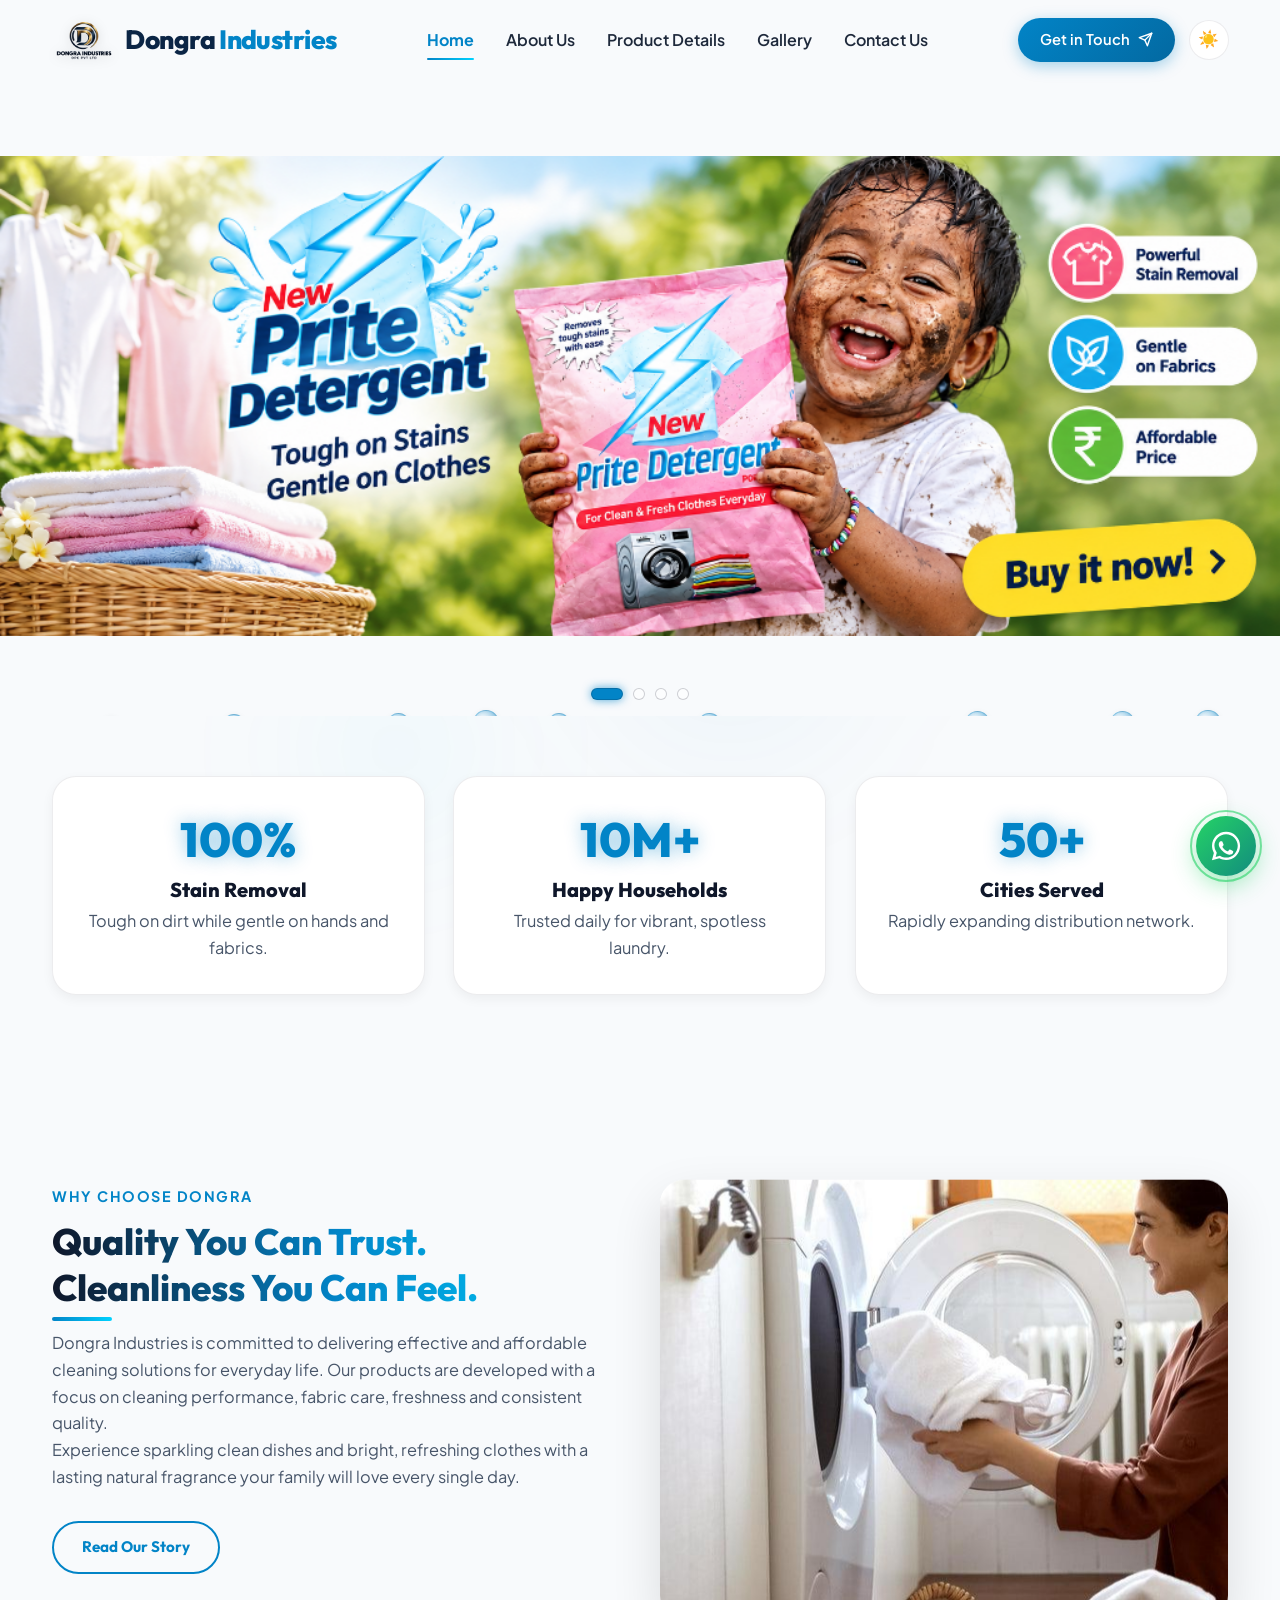
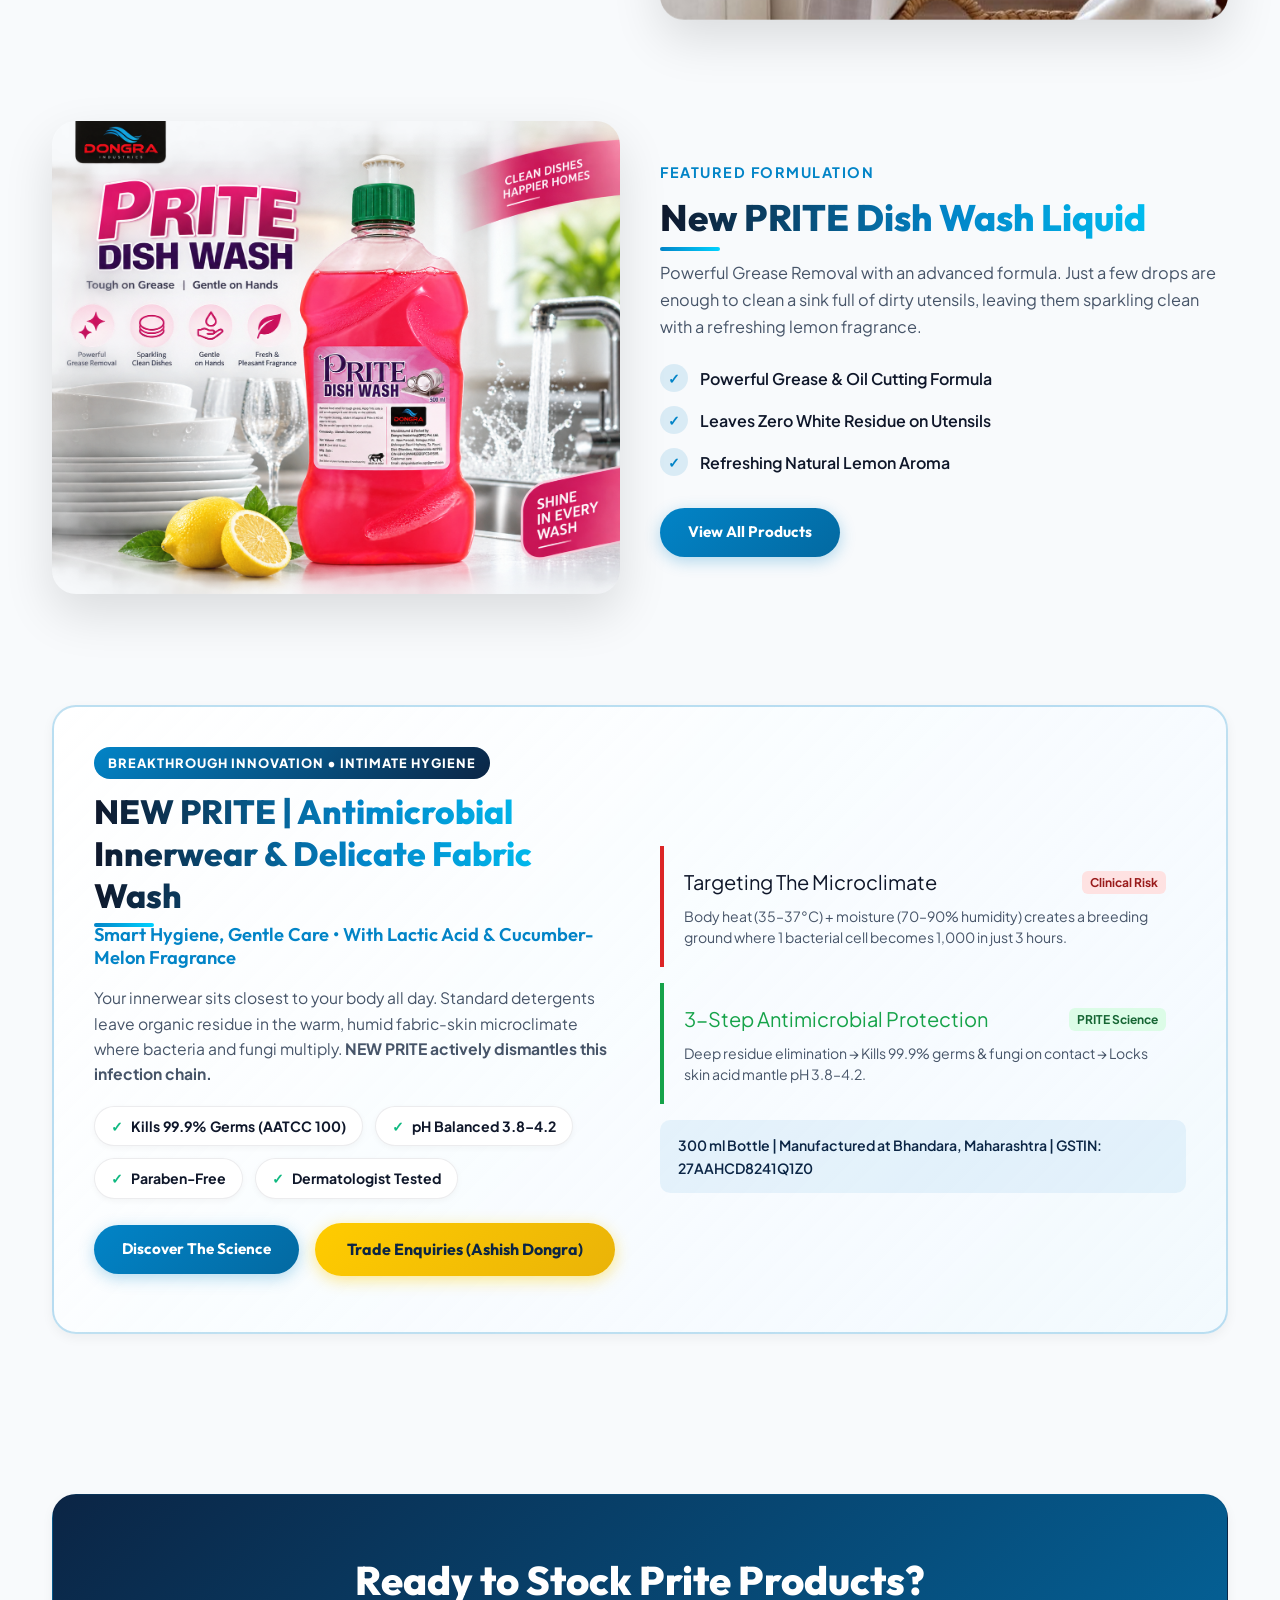
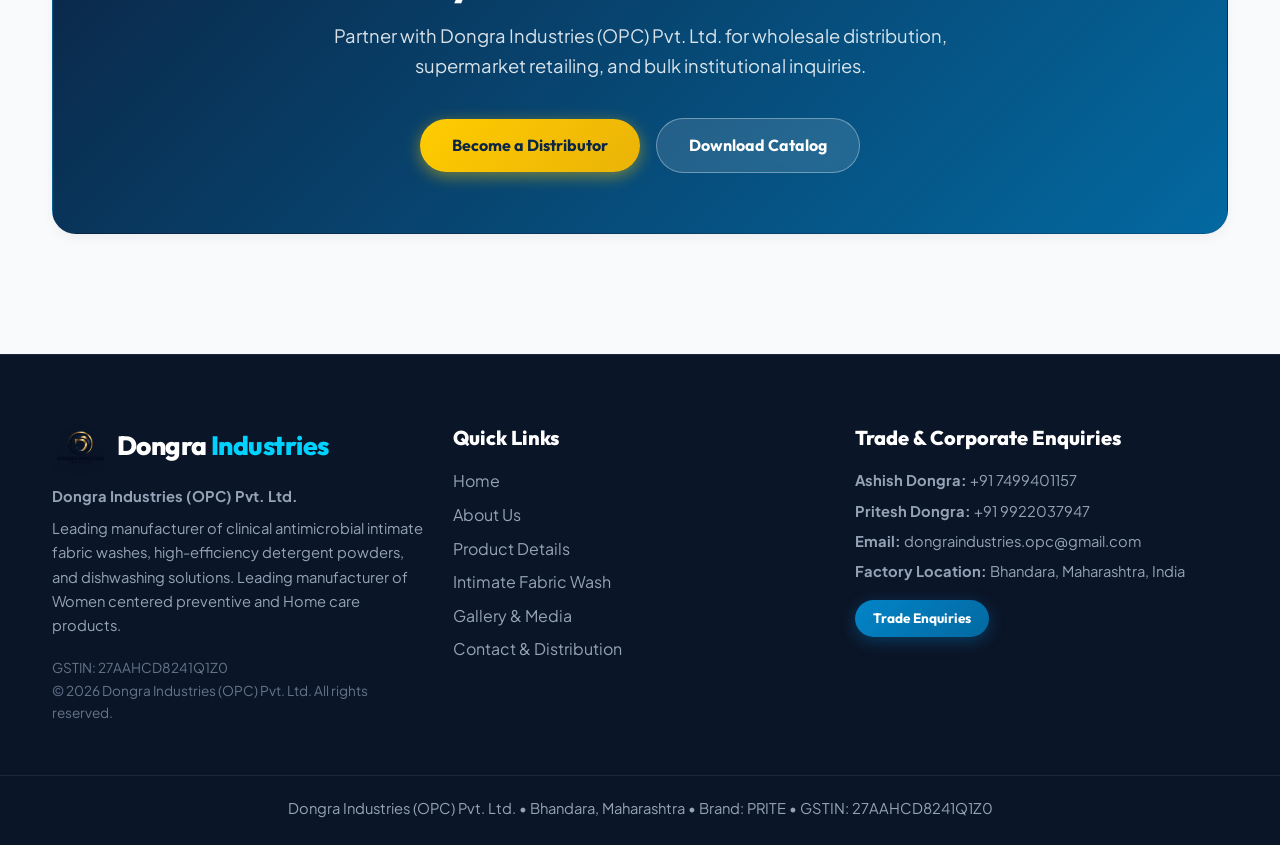
<file: index.html>
<!DOCTYPE html>
<html lang="en">

<head>
    <meta charset="UTF-8">
    <meta name="viewport" content="width=device-width, initial-scale=1.0">

    <!-- Primary SEO Meta Tags -->
    <title>Dongra Industries (OPC) Pvt. Ltd. | Premium Detergent & PRITE Cleaning Products</title>
    <meta name="title" content="Dongra Industries (OPC) Pvt. Ltd. | Premium Detergent & PRITE Cleaning Products">
    <meta name="description"
        content="Dongra Industries (OPC) Pvt. Ltd. - Leading manufacturer of premium washing powder, Prite Detergent Powder, Antimicrobial Intimate Wash, and dish wash liquids in Bhandara, Maharashtra.">
    <meta name="keywords"
        content="Dongra Industries, Dongra Industries OPC Pvt Ltd, Prite Detergent, washing powder manufacturer Bhandara, dish wash liquid, cleaning products, laundry detergent, stain removal, intimate fabric wash">
    <meta name="author" content="Dongra Industries (OPC) Pvt. Ltd.">
    <meta name="robots" content="index, follow, max-snippet:-1, max-image-preview:large, max-video-preview:-1">
    <link rel="canonical" href="https://dongraindustries.in/index.html">
    <meta name="theme-color" content="#0284c7">

    <!-- Favicon -->
    <link rel="icon" type="image/png" sizes="32x32" href="favicon-32x32.png">
    <link rel="icon" type="image/png" sizes="16x16" href="favicon-16x16.png">
    <link rel="shortcut icon" href="favicon.ico">
    <link rel="apple-touch-icon" sizes="180x180" href="apple-touch-icon.png">

    <!-- Open Graph / Facebook / WhatsApp -->
    <meta property="og:type" content="website">
    <meta property="og:url" content="https://dongraindustries.in/index.html">
    <meta property="og:title" content="Dongra Industries (OPC) Pvt. Ltd. | Premium Cleaning Products">
    <meta property="og:description"
        content="Say goodbye to tough stains with New Prite Detergent & Dish Wash. Premium quality at affordable prices.">
    <meta property="og:image" content="assets/images/prite-banner.png">
    <meta property="og:site_name" content="Dongra Industries (OPC) Pvt. Ltd.">

    <!-- Twitter Card -->
    <meta name="twitter:card" content="summary_large_image">
    <meta name="twitter:url" content="https://dongraindustries.in/index.html">
    <meta name="twitter:title" content="Dongra Industries (OPC) Pvt. Ltd. | Premium Cleaning Products">
    <meta name="twitter:description"
        content="Say goodbye to tough stains with New Prite Detergent & Dish Wash. Premium quality at affordable prices.">
    <meta name="twitter:image" content="assets/images/prite-banner.png">

    <!-- Schema.org JSON-LD Structured Data for Google Search Rich Snippets -->
    <script type="application/ld+json">
    {
      "@context": "https://schema.org",
      "@type": "Organization",
      "name": "Dongra Industries (OPC) Pvt. Ltd.",
      "alternateName": ["Dongra Industries", "PRITE Detergent"],
      "url": "https://dongraindustries.in",
      "logo": "https://dongraindustries.in/assets/images/logo.png",
      "description": "Dongra Industries (OPC) Pvt. Ltd. - Leading FMCG manufacturer of premium PRITE Detergent Powder, Dish Wash Liquid, and Antimicrobial Fabric Washes based in Bhandara, Maharashtra.",
      "email": "dongraindustries.opc@gmail.com",
      "telephone": "+91-7499401157",
      "address": {
        "@type": "PostalAddress",
        "streetAddress": "NH 247, Nilaj, Kotalpar",
        "addressLocality": "Bhandara",
        "addressRegion": "Maharashtra",
        "postalCode": "441201",
        "addressCountry": "IN"
      },
      "contactPoint": [
        {
          "@type": "ContactPoint",
          "telephone": "+91-7499401157",
          "contactType": "sales & trade",
          "areaServed": "IN"
        },
        {
          "@type": "ContactPoint",
          "telephone": "+91-9922037947",
          "contactType": "customer service",
          "areaServed": "IN"
        }
      ]
    }
    </script>

    <link rel="stylesheet" href="style.css?v=2">
</head>

<body>

    <!-- Navigation Header -->
    <nav>
        <div class="container nav-container">
            <a href="index.html" class="logo">
                <img src="assets/images/logo.png" alt="Dongra Industries Logo" class="logo-img">
                Dongra<span>Industries</span>
            </a>

            <ul class="nav-links">
                <li><a href="index.html" class="active">Home</a></li>
                <li><a href="about.html">About Us</a></li>
                <li><a href="details.html">Product Details</a></li>
                <li><a href="gallery.html">Gallery</a></li>
                <li><a href="contact.html">Contact Us</a></li>
                <li class="mobile-drawer-cta">
                    <a href="contact.html" class="btn btn-primary">
                        Get in Touch
                        <svg viewBox="0 0 24 24" fill="none" stroke="currentColor" stroke-width="2.2" stroke-linecap="round" stroke-linejoin="round" style="width: 15px; height: 15px; margin-left: 6px;">
                            <line x1="22" y1="2" x2="11" y2="13"></line>
                            <polygon points="22 2 15 22 11 13 2 9 22 2"></polygon>
                        </svg>
                    </a>
                </li>
            </ul>

            <div class="nav-right">
                <a href="contact.html" class="btn-nav">
                    Get in Touch
                    <svg viewBox="0 0 24 24" fill="none" stroke="currentColor" stroke-width="2.2" stroke-linecap="round"
                        stroke-linejoin="round">
                        <line x1="22" y1="2" x2="11" y2="13"></line>
                        <polygon points="22 2 15 22 11 13 2 9 22 2"></polygon>
                    </svg>
                </a>
                <button class="theme-toggle" aria-label="Toggle Dark/Light Mode">☀️</button>
                <button class="mobile-menu-toggle" aria-label="Open Navigation Menu">☰</button>
            </div>
        </div>
    </nav>

    <!-- Hero Section Banner Slider -->
    <section class="hero" id="home">
        <div class="hero-slider">
            <div class="slide active">
                <img src="assets/images/prite-banner.png" alt="New Prite Detergent Powder" class="slide-img">
            </div>
            <div class="slide">
                <img src="assets/images/banner2.png" alt="New Prite Liquid Detergent" class="slide-img">
            </div>
            <div class="slide">
                <img src="assets/images/banner3.png" alt="New Prite Cleaning Products" class="slide-img">
            </div>
            <div class="slide">
                <img src="assets/images/banner4.png" alt="Dongra Industries Range" class="slide-img">
            </div>
        </div>

        <!-- Slider Navigation Controls -->
        <button class="slider-arrow prev" aria-label="Previous Slide">‹</button>
        <button class="slider-arrow next" aria-label="Next Slide">›</button>

        <div class="slider-dots">
            <span class="dot active" data-slide="0"></span>
            <span class="dot" data-slide="1"></span>
            <span class="dot" data-slide="2"></span>
            <span class="dot" data-slide="3"></span>
        </div>
    </section>

    <!-- Quick Stats -->
    <section class="container" style="padding-top: 60px;">
        <div class="grid-3">
            <div class="card-modern animate delay-1" style="text-align: center;">
                <h2 class="stat-number" style="margin-bottom: 8px; color: var(--brand-blue); font-size: 3rem;">100%</h2>
                <h4 style="margin-bottom: 6px;">Stain Removal</h4>
                <p>Tough on dirt while gentle on hands and fabrics.</p>
            </div>
            <div class="card-modern animate delay-2" style="text-align: center;">
                <h2 class="stat-number" style="margin-bottom: 8px; color: var(--brand-blue); font-size: 3rem;">10M+</h2>
                <h4 style="margin-bottom: 6px;">Happy Households</h4>
                <p>Trusted daily for vibrant, spotless laundry.</p>
            </div>
            <div class="card-modern animate delay-3" style="text-align: center;">
                <h2 class="stat-number" style="margin-bottom: 8px; color: var(--brand-blue); font-size: 3rem;">50+</h2>
                <h4 style="margin-bottom: 6px;">Cities Served</h4>
                <p>Rapidly expanding distribution network.</p>
            </div>
        </div>
    </section>

    <!-- About Snippet -->
    <section class="container">
        <div class="grid-2">
            <div class="animate">
                <span
                    style="color: var(--brand-blue); font-weight: 700; text-transform: uppercase; letter-spacing: 1.5px; font-size: 0.9rem;">Why
                    Choose Dongra</span>
                <h2 class="section-title" style="margin-top: 10px;">Quality You Can Trust. Cleanliness You Can Feel.
                </h2>
                <p>Dongra Industries is committed to delivering effective and affordable cleaning solutions for everyday
                    life. Our products are developed with a focus on cleaning performance, fabric care, freshness and
                    consistent quality.</p>
                <p>Experience sparkling clean dishes and bright, refreshing clothes with a lasting natural fragrance
                    your family will love every single day.</p>
                <div style="margin-top: 30px;">
                    <a href="about.html" class="btn btn-outline">Read Our Story</a>
                </div>
            </div>
            <div class="animate delay-2">
                <img src="assets/images/londary.jpeg" alt="Dongra Laundry & Cleanliness" class="parallax-img"
                    style="width: 100%; border-radius: 24px; box-shadow: var(--shadow-lg); object-fit: cover; max-height: 440px;"
                    onerror="this.src='assets/images/about_img.jpg'">
            </div>
        </div>
    </section>

    <!-- Featured Product Section -->
    <section class="container" id="products" style="padding-top: 40px;">
        <div class="grid-2" style="direction: rtl;">
            <div class="animate" style="direction: ltr;">
                <span
                    style="color: var(--brand-blue); font-weight: 700; text-transform: uppercase; letter-spacing: 1.5px; font-size: 0.9rem;">Featured
                    Formulation</span>
                <h2 class="section-title" style="margin-top: 10px;">New PRITE Dish Wash Liquid</h2>
                <p>Powerful Grease Removal with an advanced formula. Just a few drops are enough to clean a sink full of
                    dirty utensils, leaving them sparkling clean with a refreshing lemon fragrance.</p>

                <div style="display: flex; flex-direction: column; gap: 14px; margin: 24px 0 32px;">
                    <div class="check-item">
                        <span class="check-icon">✓</span>
                        Powerful Grease & Oil Cutting Formula
                    </div>
                    <div class="check-item">
                        <span class="check-icon">✓</span>
                        Leaves Zero White Residue on Utensils
                    </div>
                    <div class="check-item">
                        <span class="check-icon">✓</span>
                        Refreshing Natural Lemon Aroma
                    </div>
                </div>

                <a href="details.html" class="btn btn-primary">View All Products</a>
            </div>
            <div class="animate delay-2" style="direction: ltr;">
                <img src="assets/images/dishliquid.png" alt="New PRITE Dish Wash Liquid"
                    style="width: 100%; height: auto; border-radius: 24px; box-shadow: var(--shadow-lg); object-fit: contain; display: block;"
                    onerror="this.src='assets/images/product_img.jpg'">
            </div>
        </div>
    </section>

    <!-- Breakthrough Innovation: NEW PRITE Antimicrobial Intimate Fabric Wash -->
    <section class="container" style="padding-top: 30px;">
        <div class="card-modern no-tilt animate" style="transform: none !important; padding: clamp(20px, 4vw, 40px); border: 2px solid rgba(2, 132, 199, 0.25); background: linear-gradient(135deg, rgba(255, 255, 255, 0.98), rgba(240, 249, 255, 0.7)); position: relative; overflow: hidden;">
            <div class="grid-2">
                <div>
                    <span style="display: inline-block; background: linear-gradient(135deg, #0284c7, #0b2545); color: #ffffff; font-weight: 800; text-transform: uppercase; letter-spacing: 1px; font-size: 0.8rem; padding: 6px 14px; border-radius: 999px; margin-bottom: 12px;">
                        Breakthrough Innovation • Intimate Hygiene
                    </span>
                    <h2 class="section-title" style="margin: 0; color: var(--brand-navy); font-size: clamp(1.5rem, 3.5vw, 2.1rem);">
                        NEW PRITE | Antimicrobial Innerwear & Delicate Fabric Wash
                    </h2>
                    <h4 style="color: var(--brand-blue); margin: 6px 0 16px; font-size: clamp(1rem, 2.2vw, 1.15rem); font-weight: 600;">
                        Smart Hygiene, Gentle Care • With Lactic Acid & Cucumber-Melon Fragrance
                    </h4>
                    <p style="color: var(--text-body); font-size: 0.98rem; line-height: 1.6; margin-bottom: 16px;">
                        Your innerwear sits closest to your body all day. Standard detergents leave organic residue in the warm, humid fabric-skin microclimate where bacteria and fungi multiply. <strong>NEW PRITE actively dismantles this infection chain.</strong>
                    </p>

                    <div class="cert-badges-grid" style="margin-bottom: 24px;">
                        <span class="cert-badge"><span class="cert-badge-icon">✓</span> Kills 99.9% Germs (AATCC 100)</span>
                        <span class="cert-badge"><span class="cert-badge-icon">✓</span> pH Balanced 3.8–4.2</span>
                        <span class="cert-badge"><span class="cert-badge-icon">✓</span> Paraben-Free</span>
                        <span class="cert-badge"><span class="cert-badge-icon">✓</span> Dermatologist Tested</span>
                    </div>

                    <div class="btn-group" style="margin-bottom: 16px;">
                        <a href="details.html#intimate-wash" class="btn btn-primary">Discover The Science</a>
                        <a href="contact.html" class="btn btn-yellow">Trade Enquiries (Ashish Dongra)</a>
                    </div>
                </div>

                <div style="display: flex; flex-direction: column; gap: 16px;">
                    <div class="mc-stat-item" style="text-align: left; padding: 20px; border-left: 4px solid #dc2626;">
                        <div style="display: flex; justify-content: space-between; align-items: center; flex-wrap: wrap; gap: 8px;">
                            <div class="mc-stat-val" style="font-size: 1.25rem; margin-bottom: 0;">Targeting The Microclimate</div>
                            <span style="background: #fee2e2; color: #991b1b; padding: 2px 8px; border-radius: 6px; font-size: 0.75rem; font-weight: 700;">Clinical Risk</span>
                        </div>
                        <p style="font-size: 0.88rem; color: var(--text-body); margin-top: 8px; line-height: 1.45;">
                            Body heat (35–37°C) + moisture (70–90% humidity) creates a breeding ground where 1 bacterial cell becomes 1,000 in just 3 hours.
                        </p>
                    </div>

                    <div class="mc-stat-item" style="text-align: left; padding: 20px; border-left: 4px solid #16a34a;">
                        <div style="display: flex; justify-content: space-between; align-items: center; flex-wrap: wrap; gap: 8px;">
                            <div class="mc-stat-val" style="color: #16a34a; font-size: 1.25rem; margin-bottom: 0;">3-Step Antimicrobial Protection</div>
                            <span style="background: #dcfce7; color: #166534; padding: 2px 8px; border-radius: 6px; font-size: 0.75rem; font-weight: 700;">PRITE Science</span>
                        </div>
                        <p style="font-size: 0.88rem; color: var(--text-body); margin-top: 8px; line-height: 1.45;">
                            Deep residue elimination → Kills 99.9% germs & fungi on contact → Locks skin acid mantle pH 3.8–4.2.
                        </p>
                    </div>

                    <div style="background: rgba(2, 132, 199, 0.08); padding: 14px 18px; border-radius: var(--radius-sm); font-size: 0.88rem; color: var(--brand-navy); font-weight: 600;">
                        300 ml Bottle | Manufactured at Bhandara, Maharashtra | GSTIN: 27AAHCD8241Q1Z0
                    </div>
                </div>
            </div>
        </div>
    </section>

    <!-- Wholesale & Dealership CTA -->
    <section class="container" style="text-align: center; padding-bottom: 120px;">
        <div class="card-modern animate"
            style="background: linear-gradient(135deg, #0b2545, #0369a1); color: #ffffff; padding: clamp(36px, 6vw, 60px) clamp(20px, 4vw, 40px);">
            <h2 style="color: #ffffff; margin-bottom: 16px; font-size: clamp(1.8rem, 4vw, 2.5rem);">Ready to Stock Prite Products?</h2>
            <p style="color: rgba(255, 255, 255, 0.85); max-width: 650px; margin: 0 auto 36px; font-size: clamp(0.95rem, 2vw, 1.15rem);">
                Partner with Dongra Industries (OPC) Pvt. Ltd. for wholesale distribution, supermarket retailing, and bulk institutional
                inquiries.
            </p>
            <div class="btn-group" style="justify-content: center;">
                <a href="contact.html" class="btn btn-yellow">Become a Distributor</a>
                <a href="assets/dongra-industries-catalog.pdf" download="Dongra-Industries-Product-Catalog.pdf" class="btn btn-glass">Download Catalog</a>
            </div>
        </div>
    </section>

    <!-- Footer -->
    <footer>
        <div class="container grid-3">
            <div>
                <a href="index.html" class="logo" style="color: #ffffff; margin-bottom: 16px;">
                    <img src="assets/images/logo.png" alt="Dongra Industries Logo" class="logo-img" style="height: 38px;">
                    Dongra<span style="color: var(--brand-cyan);">Industries</span>
                </a>
                <p style="margin-bottom: 8px;"><strong>Dongra Industries (OPC) Pvt. Ltd.</strong></p>
                <p style="margin-bottom: 20px;">Leading manufacturer of clinical antimicrobial intimate fabric washes, high-efficiency detergent powders, and dishwashing solutions. Leading manufacturer of Women centered preventive and Home care products.</p>
                <p style="font-size: 0.85rem; color: #64748b;">GSTIN: 27AAHCD8241Q1Z0<br>© 2026 Dongra Industries (OPC) Pvt. Ltd. All rights reserved.</p>
            </div>
            <div>
                <h4 style="color: #ffffff; margin-bottom: 18px;">Quick Links</h4>
                <ul>
                    <li><a href="index.html">Home</a></li>
                    <li><a href="about.html">About Us</a></li>
                    <li><a href="details.html">Product Details</a></li>
                    <li><a href="details.html#intimate-wash">Intimate Fabric Wash</a></li>
                    <li><a href="gallery.html">Gallery & Media</a></li>
                    <li><a href="contact.html">Contact & Distribution</a></li>
                </ul>
            </div>
            <div>
                <h4 style="color: #ffffff; margin-bottom: 18px;">Trade & Corporate Enquiries</h4>
                <p style="margin-bottom: 6px;"><strong>Ashish Dongra:</strong> <a href="tel:+917499401157" style="color: inherit; text-decoration: none;">+91 7499401157</a></p>
                <p style="margin-bottom: 6px;"><strong>Pritesh Dongra:</strong> <a href="tel:+919922037947" style="color: inherit; text-decoration: none;">+91 9922037947</a></p>
                <p style="margin-bottom: 6px;"><strong>Email:</strong> <a href="mailto:dongraindustries.opc@gmail.com" style="color: inherit; text-decoration: none;">dongraindustries.opc@gmail.com</a></p>
                <p style="margin-bottom: 16px;"><strong>Factory Location:</strong> Bhandara, Maharashtra, India</p>
                <div style="display: flex; gap: 12px; margin-top: 10px;">
                    <a href="contact.html" class="btn btn-nav" style="font-size: 0.85rem; padding: 8px 18px;">Trade Enquiries</a>
                </div>
            </div>
        </div>
        </div>
        <div class="footer-bottom">
            <p>Dongra Industries (OPC) Pvt. Ltd. • Bhandara, Maharashtra • Brand: PRITE • GSTIN: 27AAHCD8241Q1Z0</p>
        </div>
    </footer>

    <script src="script.js"></script>
</body>

</html>
</file>
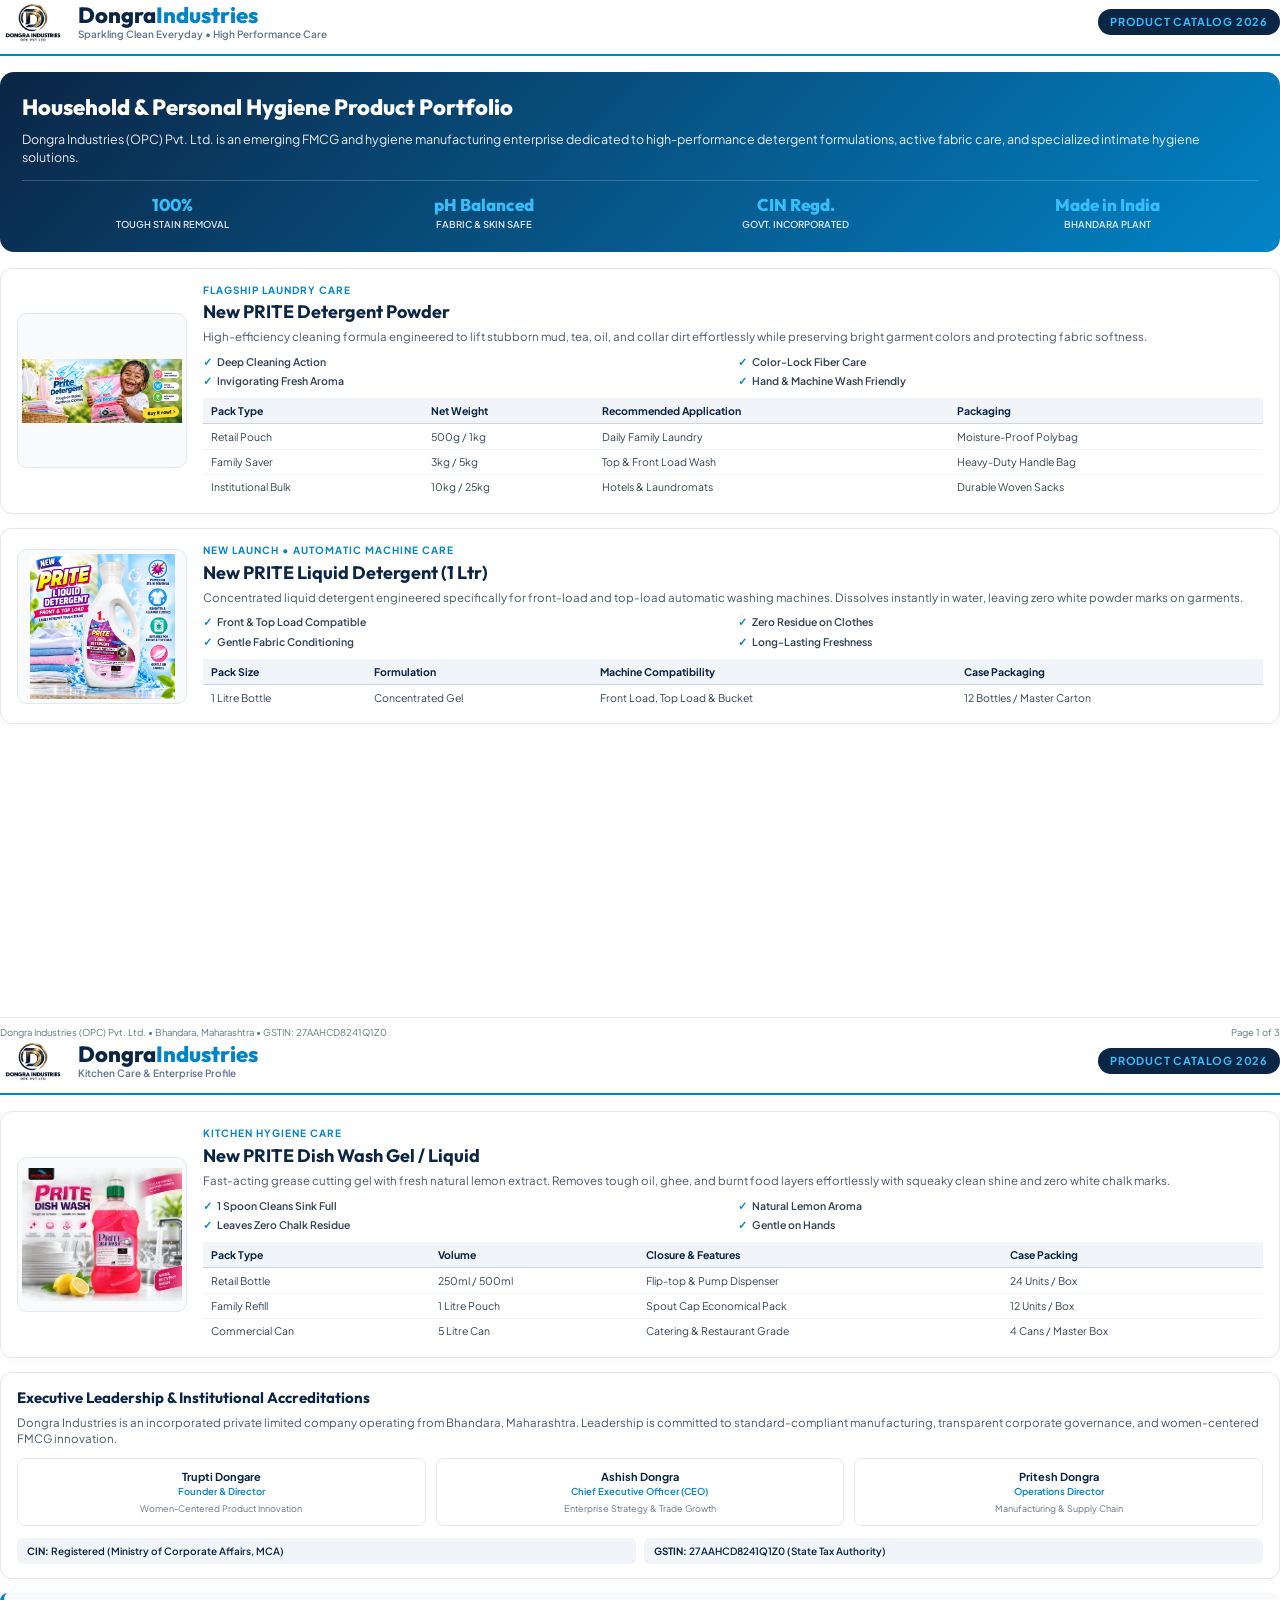
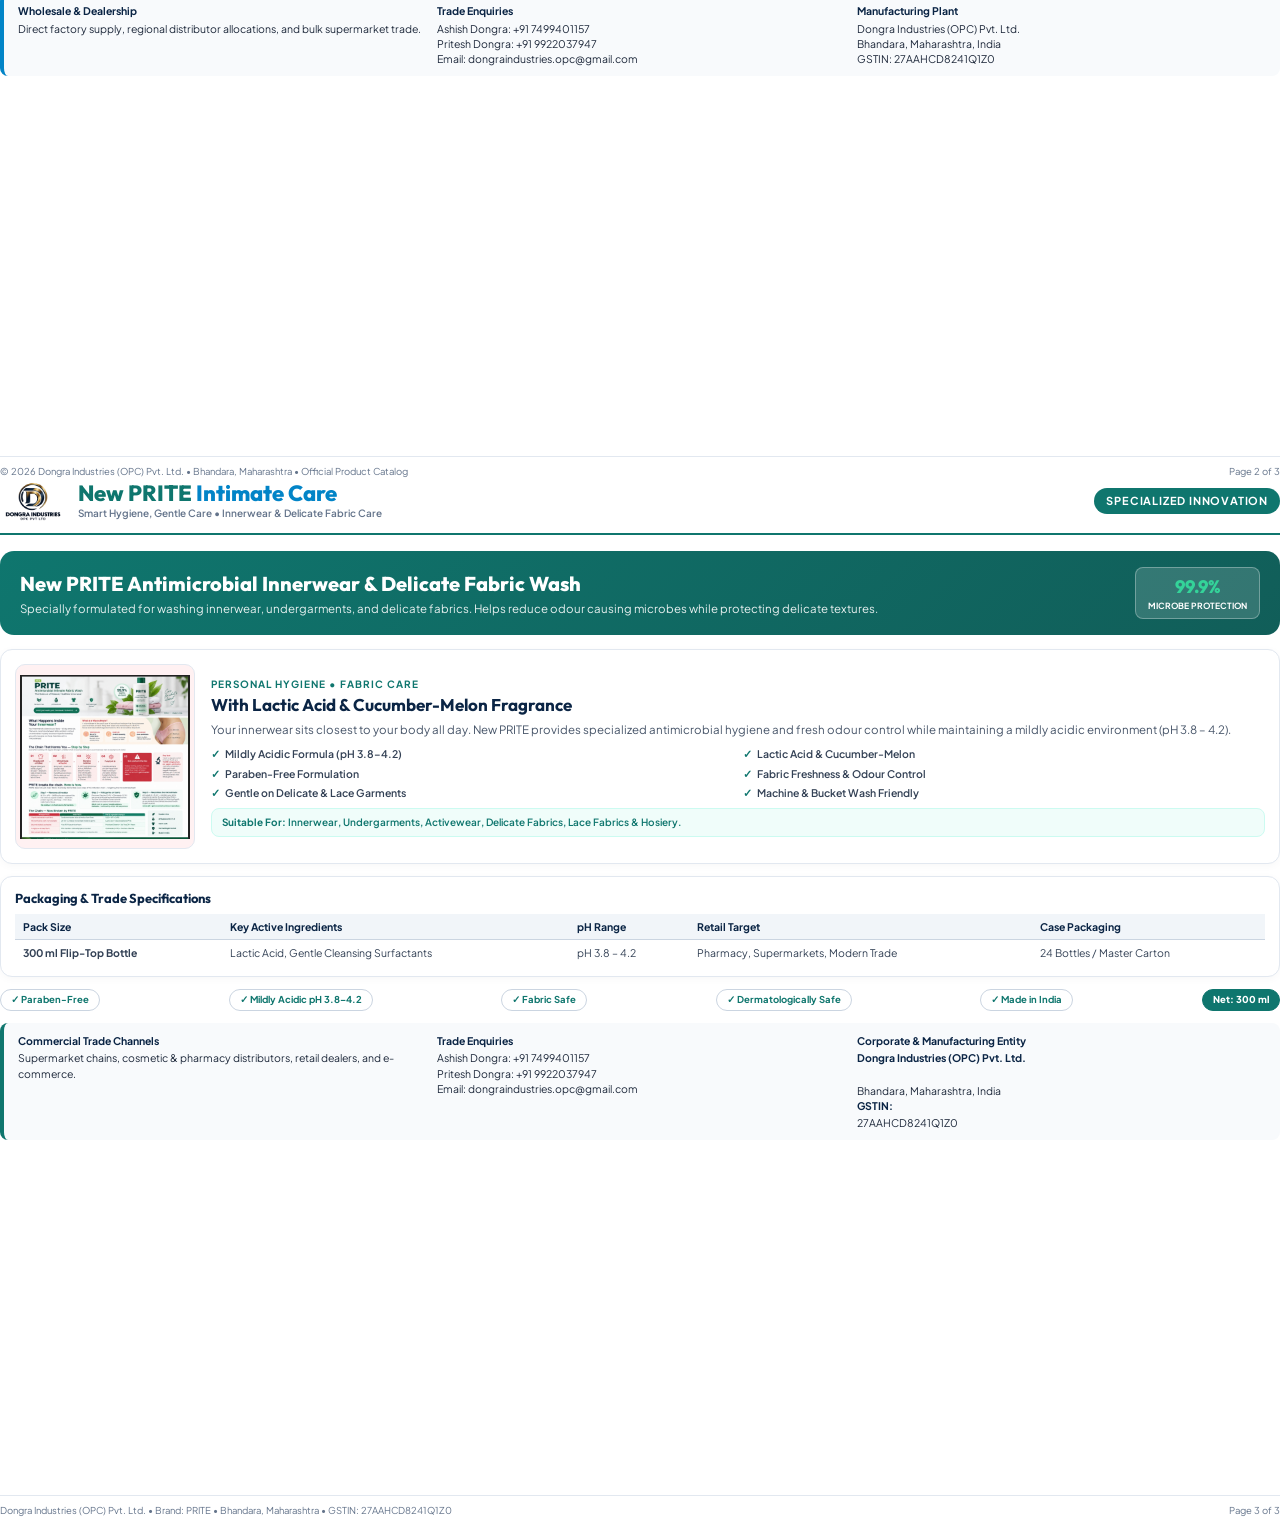
<file: catalog-template.html>
<!DOCTYPE html>
<html lang="en">
<head>
    <meta charset="UTF-8">
    <meta name="viewport" content="width=device-width, initial-scale=1.0">
    <title>Dongra Industries (OPC) Pvt. Ltd. - Official Product Catalog 2026</title>
    <link rel="icon" type="image/png" sizes="32x32" href="favicon-32x32.png">
    <style>
        @import url('https://fonts.googleapis.com/css2?family=Outfit:wght@400;600;700;800&family=Plus+Jakarta+Sans:wght@400;500;600;700&display=swap');

        @page {
            size: A4 portrait;
            margin: 10mm 12mm;
        }

        * {
            box-sizing: border-box;
            margin: 0;
            padding: 0;
        }

        body {
            font-family: 'Plus Jakarta Sans', -apple-system, BlinkMacSystemFont, 'Segoe UI', Roboto, sans-serif;
            color: #1e293b;
            background: #ffffff;
            line-height: 1.45;
            -webkit-print-color-adjust: exact;
            print-color-adjust: exact;
        }

        .page {
            page-break-after: always;
            position: relative;
            min-height: 275mm;
            display: flex;
            flex-direction: column;
            justify-content: space-between;
        }

        .page:last-child {
            page-break-after: avoid;
        }

        /* Header Bar */
        .catalog-header {
            display: flex;
            align-items: center;
            justify-content: space-between;
            border-bottom: 2.5px solid #0284c7;
            padding-bottom: 10px;
            margin-bottom: 16px;
        }

        .logo-area {
            display: flex;
            align-items: center;
            gap: 12px;
        }

        .logo-img {
            height: 44px;
            width: auto;
            object-fit: contain;
        }

        .company-title {
            font-family: 'Outfit', sans-serif;
            font-size: 22px;
            font-weight: 800;
            color: #0b2545;
            line-height: 1.1;
        }

        .company-title span {
            color: #0284c7;
        }

        .catalog-badge {
            background: #0b2545;
            color: #38bdf8;
            padding: 5px 12px;
            border-radius: 999px;
            font-size: 11px;
            font-weight: 700;
            letter-spacing: 0.8px;
            text-transform: uppercase;
        }

        /* Hero / Cover Banner */
        .cover-banner {
            background: linear-gradient(135deg, #0b2545 0%, #0284c7 100%);
            border-radius: 14px;
            padding: 20px 22px;
            color: #ffffff;
            margin-bottom: 16px;
        }

        .cover-banner h1 {
            font-family: 'Outfit', sans-serif;
            font-size: 22px;
            font-weight: 800;
            margin-bottom: 6px;
            color: #ffffff;
        }

        .cover-banner p {
            font-size: 12.5px;
            color: rgba(255, 255, 255, 0.9);
            line-height: 1.45;
        }

        .stats-strip {
            display: grid;
            grid-template-columns: repeat(4, 1fr);
            gap: 10px;
            margin-top: 14px;
            padding-top: 12px;
            border-top: 1px solid rgba(255, 255, 255, 0.2);
        }

        .stat-item {
            text-align: center;
        }

        .stat-val {
            font-family: 'Outfit', sans-serif;
            font-size: 17px;
            font-weight: 800;
            color: #38bdf8;
        }

        .stat-lbl {
            font-size: 9.5px;
            color: rgba(255, 255, 255, 0.85);
            text-transform: uppercase;
            font-weight: 600;
        }

        /* Product Showcase Cards */
        .product-card {
            border: 1px solid #e2e8f0;
            border-radius: 12px;
            padding: 14px 16px;
            margin-bottom: 14px;
            background: #ffffff;
            box-shadow: 0 2px 8px rgba(0, 0, 0, 0.03);
            page-break-inside: avoid;
        }

        .product-grid {
            display: grid;
            grid-template-columns: 170px 1fr;
            gap: 16px;
            align-items: center;
        }

        .product-thumb {
            width: 100%;
            height: 155px;
            object-fit: contain;
            background: #f8fafc;
            border-radius: 10px;
            border: 1px solid #e2e8f0;
            padding: 4px;
        }

        .product-category {
            color: #0284c7;
            font-size: 10px;
            font-weight: 700;
            text-transform: uppercase;
            letter-spacing: 1px;
        }

        .product-title {
            font-family: 'Outfit', sans-serif;
            font-size: 18px;
            font-weight: 700;
            color: #0b2545;
            margin: 2px 0 4px 0;
        }

        .product-desc {
            font-size: 11.5px;
            color: #475569;
            margin-bottom: 8px;
            line-height: 1.45;
        }

        .feature-bullets {
            display: grid;
            grid-template-columns: 1fr 1fr;
            gap: 4px 10px;
            margin-bottom: 10px;
            font-size: 10.5px;
            color: #334155;
            font-weight: 600;
        }

        .feature-bullets span {
            display: flex;
            align-items: center;
            gap: 5px;
        }

        .check-icon {
            color: #0284c7;
            font-weight: 800;
        }

        /* SKU Table */
        .sku-table {
            width: 100%;
            border-collapse: collapse;
            font-size: 10.5px;
            margin-top: 4px;
        }

        .sku-table th {
            background: #f1f5f9;
            color: #0b2545;
            text-align: left;
            padding: 5px 8px;
            font-weight: 700;
            border-bottom: 1px solid #cbd5e1;
        }

        .sku-table td {
            padding: 4.5px 8px;
            border-bottom: 1px solid #f1f5f9;
            color: #334155;
        }

        .sku-table tr:last-child td {
            border-bottom: none;
        }

        /* Footer */
        .catalog-footer {
            margin-top: auto;
            border-top: 1.5px solid #e2e8f0;
            padding-top: 8px;
            display: flex;
            justify-content: space-between;
            align-items: center;
            font-size: 9.5px;
            color: #64748b;
        }

        .contact-box {
            background: #f8fafc;
            border-left: 4px solid #0284c7;
            border-radius: 8px;
            padding: 10px 14px;
            margin-top: 10px;
            display: grid;
            grid-template-columns: repeat(3, 1fr);
            gap: 10px;
            font-size: 10.5px;
            page-break-inside: avoid;
        }

        .contact-box div strong {
            display: block;
            color: #0b2545;
            font-size: 10.5px;
            margin-bottom: 2px;
        }

        .leadership-grid {
            display: grid;
            grid-template-columns: repeat(3, 1fr);
            gap: 10px;
            margin-top: 8px;
        }

        .leader-card {
            border: 1px solid #e2e8f0;
            border-radius: 8px;
            padding: 10px;
            background: #ffffff;
            text-align: center;
        }

        .leader-title {
            font-size: 11px;
            font-weight: 700;
            color: #0b2545;
        }

        .leader-role {
            font-size: 9.5px;
            color: #0284c7;
            font-weight: 600;
        }
    </style>
</head>
<body>

    <!-- PAGE 1: COVER & DETERGENT PRODUCTS -->
    <div class="page">
        <div>
            <header class="catalog-header">
                <div class="logo-area">
                    <img src="assets/images/logo.png" alt="Dongra Industries Logo" class="logo-img" onerror="this.style.display='none'">
                    <div>
                        <div class="company-title">Dongra<span>Industries</span></div>
                        <div style="font-size: 10px; color: #64748b; font-weight: 600;">Sparkling Clean Everyday • High Performance Care</div>
                    </div>
                </div>
                <div class="catalog-badge">Product Catalog 2026</div>
            </header>

            <div class="cover-banner">
                <h1>Household & Personal Hygiene Product Portfolio</h1>
                <p>Dongra Industries (OPC) Pvt. Ltd. is an emerging FMCG and hygiene manufacturing enterprise dedicated to high-performance detergent formulations, active fabric care, and specialized intimate hygiene solutions.</p>
                <div class="stats-strip">
                    <div class="stat-item">
                        <div class="stat-val">100%</div>
                        <div class="stat-lbl">Tough Stain Removal</div>
                    </div>
                    <div class="stat-item">
                        <div class="stat-val">pH Balanced</div>
                        <div class="stat-lbl">Fabric & Skin Safe</div>
                    </div>
                    <div class="stat-item">
                        <div class="stat-val">CIN Regd.</div>
                        <div class="stat-lbl">Govt. Incorporated</div>
                    </div>
                    <div class="stat-item">
                        <div class="stat-val">Made in India</div>
                        <div class="stat-lbl">Bhandara Plant</div>
                    </div>
                </div>
            </div>

            <!-- Product 1: Detergent Powder -->
            <div class="product-card">
                <div class="product-grid">
                    <img src="assets/images/prite-banner.png" alt="New PRITE Detergent Powder" class="product-thumb">
                    <div>
                        <div class="product-category">Flagship Laundry Care</div>
                        <div class="product-title">New PRITE Detergent Powder</div>
                        <div class="product-desc">
                            High-efficiency cleaning formula engineered to lift stubborn mud, tea, oil, and collar dirt effortlessly while preserving bright garment colors and protecting fabric softness.
                        </div>
                        <div class="feature-bullets">
                            <span><span class="check-icon">✓</span> Deep Cleaning Action</span>
                            <span><span class="check-icon">✓</span> Color-Lock Fiber Care</span>
                            <span><span class="check-icon">✓</span> Invigorating Fresh Aroma</span>
                            <span><span class="check-icon">✓</span> Hand & Machine Wash Friendly</span>
                        </div>
                        <table class="sku-table">
                            <thead>
                                <tr>
                                    <th>Pack Type</th>
                                    <th>Net Weight</th>
                                    <th>Recommended Application</th>
                                    <th>Packaging</th>
                                </tr>
                            </thead>
                            <tbody>
                                <tr>
                                    <td>Retail Pouch</td>
                                    <td>500g / 1kg</td>
                                    <td>Daily Family Laundry</td>
                                    <td>Moisture-Proof Polybag</td>
                                </tr>
                                <tr>
                                    <td>Family Saver</td>
                                    <td>3kg / 5kg</td>
                                    <td>Top & Front Load Wash</td>
                                    <td>Heavy-Duty Handle Bag</td>
                                </tr>
                                <tr>
                                    <td>Institutional Bulk</td>
                                    <td>10kg / 25kg</td>
                                    <td>Hotels & Laundromats</td>
                                    <td>Durable Woven Sacks</td>
                                </tr>
                            </tbody>
                        </table>
                    </div>
                </div>
            </div>

            <!-- Product 2: Liquid Detergent -->
            <div class="product-card" style="margin-bottom: 0;">
                <div class="product-grid">
                    <img src="assets/images/new-prite-liquid-detergent.jpg" alt="New PRITE Liquid Detergent" class="product-thumb">
                    <div>
                        <div class="product-category" style="color: #0284c7;">New Launch • Automatic Machine Care</div>
                        <div class="product-title">New PRITE Liquid Detergent (1 Ltr)</div>
                        <div class="product-desc">
                            Concentrated liquid detergent engineered specifically for front-load and top-load automatic washing machines. Dissolves instantly in water, leaving zero white powder marks on garments.
                        </div>
                        <div class="feature-bullets">
                            <span><span class="check-icon">✓</span> Front & Top Load Compatible</span>
                            <span><span class="check-icon">✓</span> Zero Residue on Clothes</span>
                            <span><span class="check-icon">✓</span> Gentle Fabric Conditioning</span>
                            <span><span class="check-icon">✓</span> Long-Lasting Freshness</span>
                        </div>
                        <table class="sku-table">
                            <thead>
                                <tr>
                                    <th>Pack Size</th>
                                    <th>Formulation</th>
                                    <th>Machine Compatibility</th>
                                    <th>Case Packaging</th>
                                </tr>
                            </thead>
                            <tbody>
                                <tr>
                                    <td>1 Litre Bottle</td>
                                    <td>Concentrated Gel</td>
                                    <td>Front Load, Top Load & Bucket</td>
                                    <td>12 Bottles / Master Carton</td>
                                </tr>
                            </tbody>
                        </table>
                    </div>
                </div>
            </div>
        </div>

        <footer class="catalog-footer">
            <span>Dongra Industries (OPC) Pvt. Ltd. • Bhandara, Maharashtra • GSTIN: 27AAHCD8241Q1Z0</span>
            <span>Page 1 of 3</span>
        </footer>
    </div>

    <!-- PAGE 2: DISH WASH & CORPORATE OVERVIEW -->
    <div class="page">
        <div>
            <header class="catalog-header">
                <div class="logo-area">
                    <img src="assets/images/logo.png" alt="Dongra Industries Logo" class="logo-img" onerror="this.style.display='none'">
                    <div>
                        <div class="company-title">Dongra<span>Industries</span></div>
                        <div style="font-size: 10px; color: #64748b; font-weight: 600;">Kitchen Care & Enterprise Profile</div>
                    </div>
                </div>
                <div class="catalog-badge">Product Catalog 2026</div>
            </header>

            <!-- Product 3: Dish Wash Gel -->
            <div class="product-card">
                <div class="product-grid">
                    <img src="assets/images/dishliquid.png" alt="New PRITE Dish Wash Gel" class="product-thumb">
                    <div>
                        <div class="product-category">Kitchen Hygiene Care</div>
                        <div class="product-title">New PRITE Dish Wash Gel / Liquid</div>
                        <div class="product-desc">
                            Fast-acting grease cutting gel with fresh natural lemon extract. Removes tough oil, ghee, and burnt food layers effortlessly with squeaky clean shine and zero white chalk marks.
                        </div>
                        <div class="feature-bullets">
                            <span><span class="check-icon">✓</span> 1 Spoon Cleans Sink Full</span>
                            <span><span class="check-icon">✓</span> Natural Lemon Aroma</span>
                            <span><span class="check-icon">✓</span> Leaves Zero Chalk Residue</span>
                            <span><span class="check-icon">✓</span> Gentle on Hands</span>
                        </div>
                        <table class="sku-table">
                            <thead>
                                <tr>
                                    <th>Pack Type</th>
                                    <th>Volume</th>
                                    <th>Closure & Features</th>
                                    <th>Case Packing</th>
                                </tr>
                            </thead>
                            <tbody>
                                <tr>
                                    <td>Retail Bottle</td>
                                    <td>250ml / 500ml</td>
                                    <td>Flip-top & Pump Dispenser</td>
                                    <td>24 Units / Box</td>
                                </tr>
                                <tr>
                                    <td>Family Refill</td>
                                    <td>1 Litre Pouch</td>
                                    <td>Spout Cap Economical Pack</td>
                                    <td>12 Units / Box</td>
                                </tr>
                                <tr>
                                    <td>Commercial Can</td>
                                    <td>5 Litre Can</td>
                                    <td>Catering & Restaurant Grade</td>
                                    <td>4 Cans / Master Box</td>
                                </tr>
                            </tbody>
                        </table>
                    </div>
                </div>
            </div>

            <!-- Corporate Leadership & Institutional Profile -->
            <div class="product-card">
                <div style="font-family: 'Outfit', sans-serif; font-size: 15px; font-weight: 700; color: #0b2545; margin-bottom: 6px;">
                    Executive Leadership & Institutional Accreditations
                </div>
                <p style="font-size: 11.5px; color: #475569; margin-bottom: 10px; line-height: 1.45;">
                    Dongra Industries is an incorporated private limited company operating from Bhandara, Maharashtra. Leadership is committed to standard-compliant manufacturing, transparent corporate governance, and women-centered FMCG innovation.
                </p>

                <div class="leadership-grid">
                    <div class="leader-card">
                        <div class="leader-title">Trupti Dongare</div>
                        <div class="leader-role">Founder & Director</div>
                        <div style="font-size: 9px; color: #64748b; margin-top: 3px;">Women-Centered Product Innovation</div>
                    </div>
                    <div class="leader-card">
                        <div class="leader-title">Ashish Dongra</div>
                        <div class="leader-role">Chief Executive Officer (CEO)</div>
                        <div style="font-size: 9px; color: #64748b; margin-top: 3px;">Enterprise Strategy & Trade Growth</div>
                    </div>
                    <div class="leader-card">
                        <div class="leader-title">Pritesh Dongra</div>
                        <div class="leader-role">Operations Director</div>
                        <div style="font-size: 9px; color: #64748b; margin-top: 3px;">Manufacturing & Supply Chain</div>
                    </div>
                </div>

                <div style="margin-top: 12px; display: grid; grid-template-columns: repeat(2, 1fr); gap: 8px; font-size: 10px; color: #0b2545; font-weight: 600;">
                    <div style="background: #f1f5f9; padding: 6px 10px; border-radius: 6px;"><strong>CIN:</strong> Registered (Ministry of Corporate Affairs, MCA)</div>
                    <div style="background: #f1f5f9; padding: 6px 10px; border-radius: 6px;"><strong>GSTIN:</strong> 27AAHCD8241Q1Z0 (State Tax Authority)</div>
                </div>
            </div>

            <!-- Wholesale & Dealership Information -->
            <div class="contact-box">
                <div>
                    <strong>Wholesale & Dealership</strong>
                    Direct factory supply, regional distributor allocations, and bulk supermarket trade.
                </div>
                <div>
                    <strong>Trade Enquiries</strong>
                    Ashish Dongra: +91 7499401157<br>
                    Pritesh Dongra: +91 9922037947<br>
                    Email: dongraindustries.opc@gmail.com
                </div>
                <div>
                    <strong>Manufacturing Plant</strong>
                    Dongra Industries (OPC) Pvt. Ltd.<br>
                    Bhandara, Maharashtra, India<br>
                    GSTIN: 27AAHCD8241Q1Z0
                </div>
            </div>
        </div>

        <footer class="catalog-footer">
            <span>© 2026 Dongra Industries (OPC) Pvt. Ltd. • Bhandara, Maharashtra • Official Product Catalog</span>
            <span>Page 2 of 3</span>
        </footer>
    </div>

    <!-- PAGE 3: NEW PRITE INTIMATE & DELICATE FABRIC WASH -->
    <div class="page">
        <div>
            <header class="catalog-header" style="border-bottom-color: #0f766e;">
                <div class="logo-area">
                    <img src="assets/images/logo.png" alt="Dongra Industries Logo" class="logo-img" onerror="this.style.display='none'">
                    <div>
                        <div class="company-title" style="color: #0f766e;">New PRITE<span> Intimate Care</span></div>
                        <div style="font-size: 10px; color: #64748b; font-weight: 600;">Smart Hygiene, Gentle Care • Innerwear & Delicate Fabric Care</div>
                    </div>
                </div>
                <div class="catalog-badge" style="background: #0f766e; color: #ffffff;">Specialized Innovation</div>
            </header>

            <div class="cover-banner" style="background: linear-gradient(135deg, #0f766e 0%, #115e59 100%); padding: 16px 20px; margin-bottom: 14px;">
                <div style="display: flex; justify-content: space-between; align-items: center; flex-wrap: wrap; gap: 10px;">
                    <div>
                        <h1 style="font-size: 20px; margin-bottom: 3px;">New PRITE Antimicrobial Innerwear & Delicate Fabric Wash</h1>
                        <p style="font-size: 11.5px; margin-bottom: 0;">Specially formulated for washing innerwear, undergarments, and delicate fabrics. Helps reduce odour causing microbes while protecting delicate textures.</p>
                    </div>
                    <div style="background: rgba(255, 255, 255, 0.15); border: 1px solid rgba(255, 255, 255, 0.3); border-radius: 8px; padding: 6px 12px; text-align: center;">
                        <div style="font-family: 'Outfit', sans-serif; font-size: 18px; font-weight: 800; color: #34d399;">99.9%</div>
                        <div style="font-size: 8.5px; text-transform: uppercase; font-weight: 700; color: #ffffff;">Microbe Protection</div>
                    </div>
                </div>
            </div>

            <!-- Product Showcase -->
            <div class="product-card" style="padding: 14px; margin-bottom: 12px;">
                <div class="product-grid" style="grid-template-columns: 180px 1fr;">
                    <img src="assets/images/prite-intimate-brochure.jpg" alt="New PRITE Antimicrobial Innerwear & Delicate Fabric Wash" class="product-thumb" style="height: 185px; background: #fff1f2;">
                    <div>
                        <div class="product-category" style="color: #0f766e;">Personal Hygiene • Fabric Care</div>
                        <div class="product-title" style="font-size: 17px;">With Lactic Acid & Cucumber-Melon Fragrance</div>
                        <div class="product-desc">
                            Your innerwear sits closest to your body all day. New PRITE provides specialized antimicrobial hygiene and fresh odour control while maintaining a mildly acidic environment (pH 3.8 – 4.2).
                        </div>
                        
                        <div class="feature-bullets" style="grid-template-columns: 1fr 1fr; margin-bottom: 8px;">
                            <span><span class="check-icon" style="color: #0f766e;">✓</span> Mildly Acidic Formula (pH 3.8–4.2)</span>
                            <span><span class="check-icon" style="color: #0f766e;">✓</span> Lactic Acid & Cucumber-Melon</span>
                            <span><span class="check-icon" style="color: #0f766e;">✓</span> Paraben-Free Formulation</span>
                            <span><span class="check-icon" style="color: #0f766e;">✓</span> Fabric Freshness & Odour Control</span>
                            <span><span class="check-icon" style="color: #0f766e;">✓</span> Gentle on Delicate & Lace Garments</span>
                            <span><span class="check-icon" style="color: #0f766e;">✓</span> Machine & Bucket Wash Friendly</span>
                        </div>

                        <div style="background: #f0fdfa; border: 1px solid #ccfbf1; border-radius: 8px; padding: 6px 10px; font-size: 10px; color: #0f766e; font-weight: 600;">
                            <strong>Suitable For:</strong> Innerwear, Undergarments, Activewear, Delicate Fabrics, Lace Fabrics & Hosiery.
                        </div>
                    </div>
                </div>
            </div>

            <!-- SKU Specifications -->
            <div class="product-card" style="padding: 12px 14px; margin-bottom: 12px;">
                <div style="font-family: 'Outfit', sans-serif; font-size: 13px; font-weight: 700; color: #0b2545; margin-bottom: 6px;">
                    Packaging & Trade Specifications
                </div>
                <table class="sku-table" style="font-size: 10.5px;">
                    <thead>
                        <tr>
                            <th>Pack Size</th>
                            <th>Key Active Ingredients</th>
                            <th>pH Range</th>
                            <th>Retail Target</th>
                            <th>Case Packaging</th>
                        </tr>
                    </thead>
                    <tbody>
                        <tr>
                            <td><strong>300 ml Flip-Top Bottle</strong></td>
                            <td>Lactic Acid, Gentle Cleansing Surfactants</td>
                            <td>pH 3.8 – 4.2</td>
                            <td>Pharmacy, Supermarkets, Modern Trade</td>
                            <td>24 Bottles / Master Carton</td>
                        </tr>
                    </tbody>
                </table>
            </div>

            <!-- Badges Strip -->
            <div style="display: flex; gap: 6px; justify-content: space-between; margin-bottom: 12px; flex-wrap: wrap;">
                <span style="border: 1px solid #cbd5e1; border-radius: 999px; padding: 3px 10px; font-size: 9.5px; font-weight: 700; color: #0f766e; background: #ffffff;">✓ Paraben-Free</span>
                <span style="border: 1px solid #cbd5e1; border-radius: 999px; padding: 3px 10px; font-size: 9.5px; font-weight: 700; color: #0f766e; background: #ffffff;">✓ Mildly Acidic pH 3.8–4.2</span>
                <span style="border: 1px solid #cbd5e1; border-radius: 999px; padding: 3px 10px; font-size: 9.5px; font-weight: 700; color: #0f766e; background: #ffffff;">✓ Fabric Safe</span>
                <span style="border: 1px solid #cbd5e1; border-radius: 999px; padding: 3px 10px; font-size: 9.5px; font-weight: 700; color: #0f766e; background: #ffffff;">✓ Dermatologically Safe</span>
                <span style="border: 1px solid #cbd5e1; border-radius: 999px; padding: 3px 10px; font-size: 9.5px; font-weight: 700; color: #0f766e; background: #ffffff;">✓ Made in India</span>
                <span style="border: 1px solid #0f766e; border-radius: 999px; padding: 3px 10px; font-size: 9.5px; font-weight: 800; color: #ffffff; background: #0f766e;">Net: 300 ml</span>
            </div>

            <!-- Trade Info Box -->
            <div class="contact-box" style="margin-top: 0; border-left-color: #0f766e;">
                <div>
                    <strong>Commercial Trade Channels</strong>
                    Supermarket chains, cosmetic & pharmacy distributors, retail dealers, and e-commerce.
                </div>
                <div>
                    <strong>Trade Enquiries</strong>
                    Ashish Dongra: +91 7499401157<br>
                    Pritesh Dongra: +91 9922037947<br>
                    Email: dongraindustries.opc@gmail.com
                </div>
                <div>
                    <strong>Corporate & Manufacturing Entity</strong>
                    <strong>Dongra Industries (OPC) Pvt. Ltd.</strong><br>
                    Bhandara, Maharashtra, India<br>
                    <strong>GSTIN:</strong> 27AAHCD8241Q1Z0
                </div>
            </div>
        </div>

        <footer class="catalog-footer">
            <span>Dongra Industries (OPC) Pvt. Ltd. • Brand: PRITE • Bhandara, Maharashtra • GSTIN: 27AAHCD8241Q1Z0</span>
            <span>Page 3 of 3</span>
        </footer>
    </div>

</body>
</html>
</file>
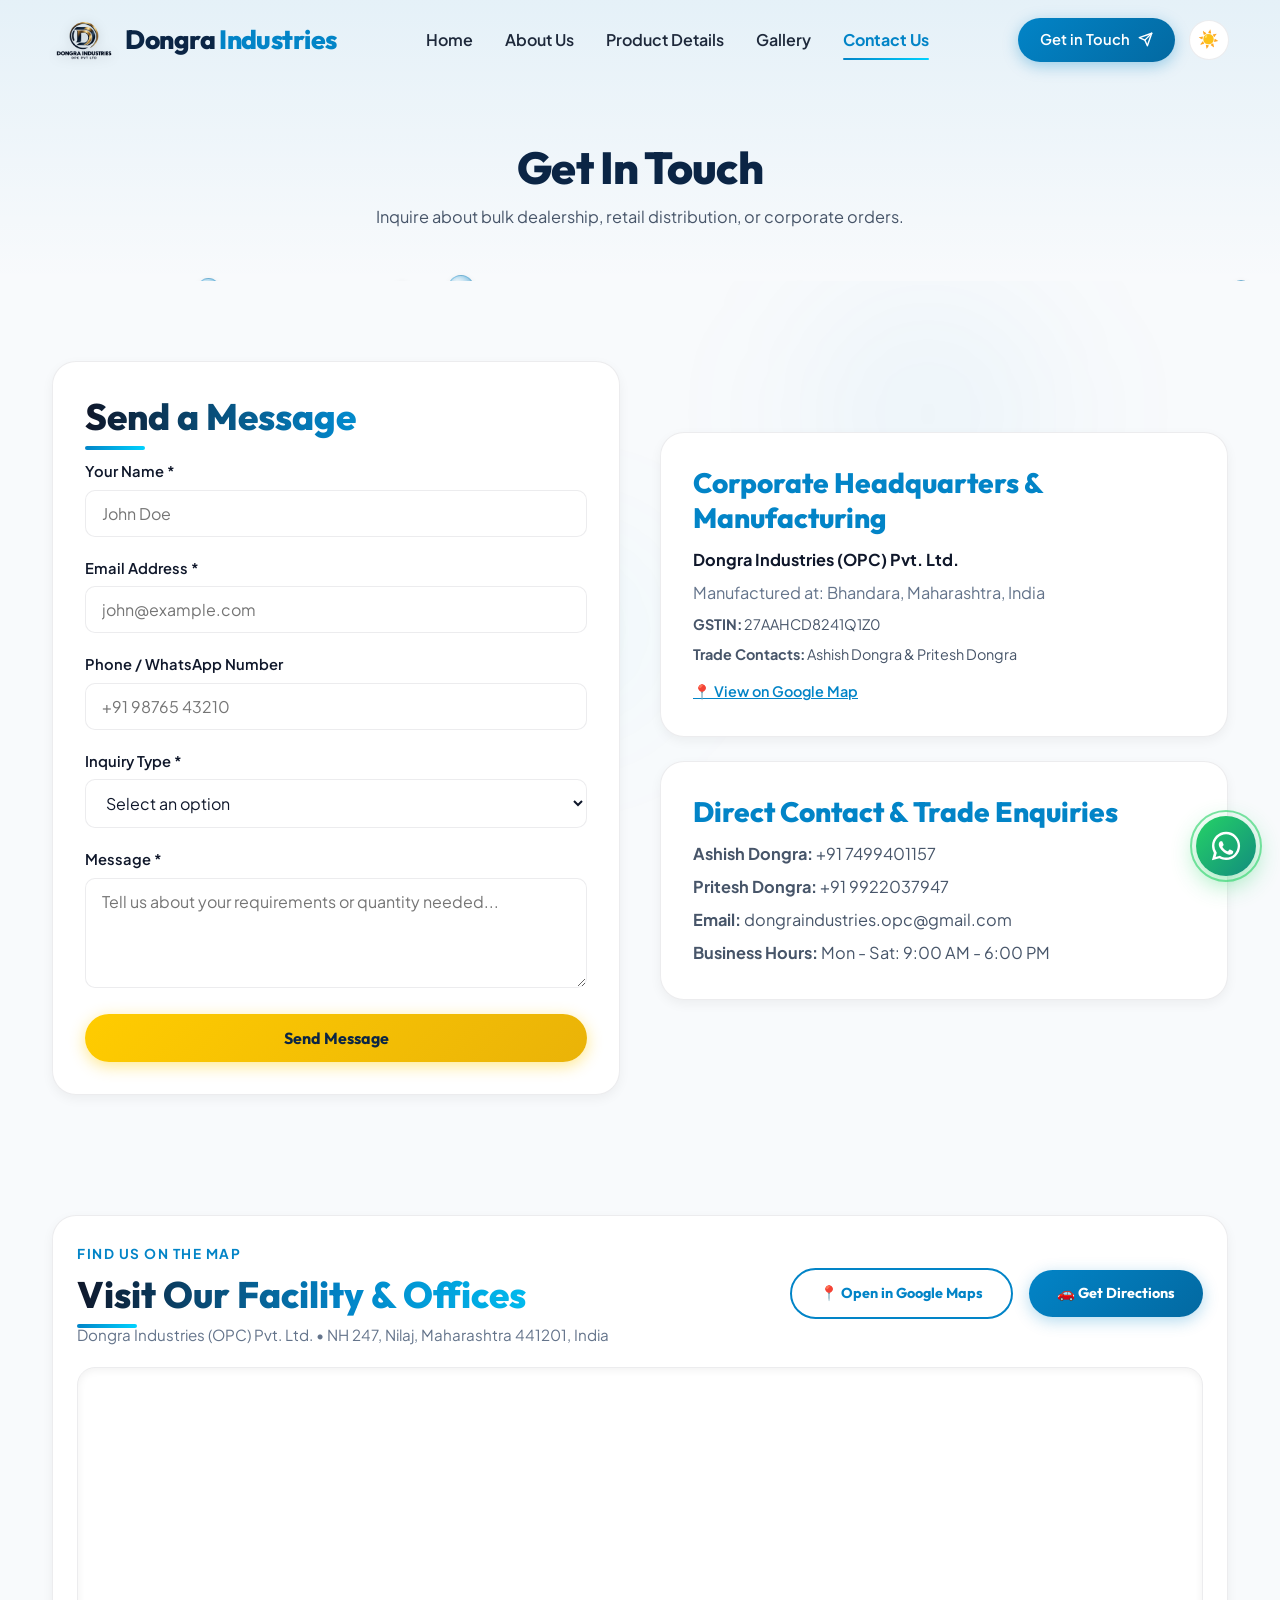
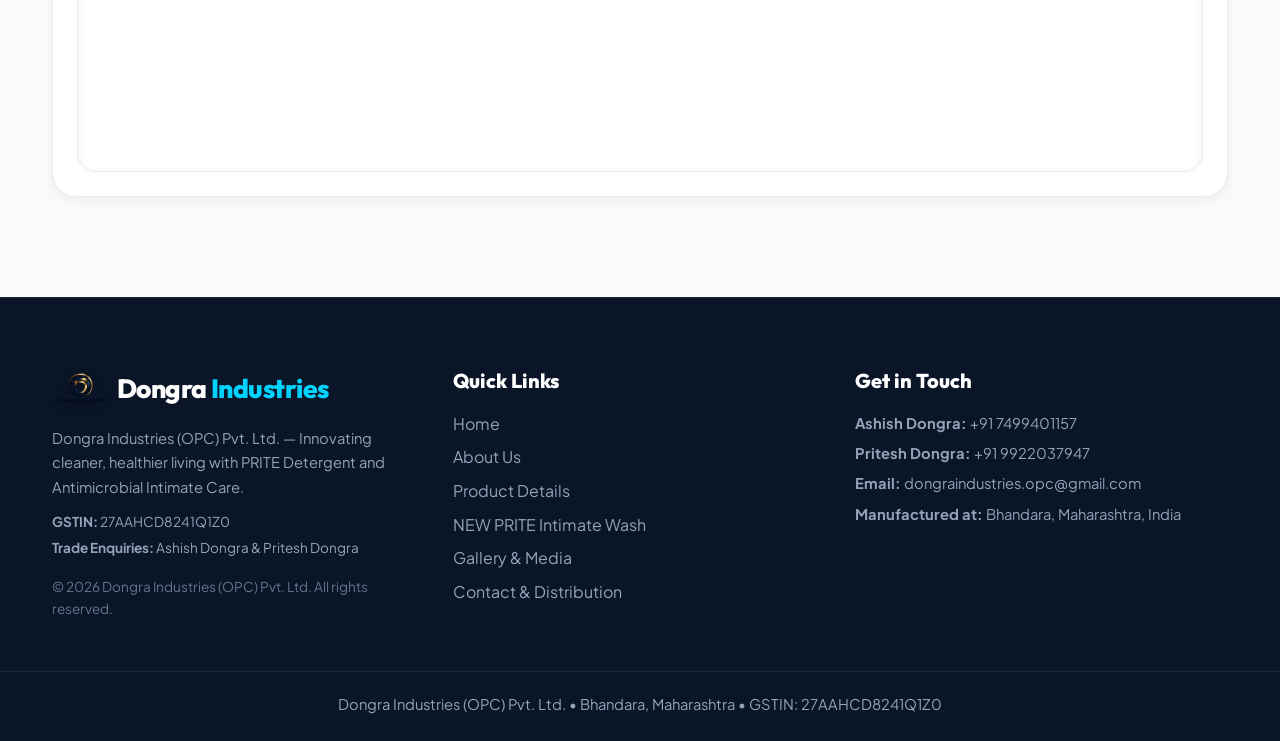
<file: contact.html>
<!DOCTYPE html>
<html lang="en">
<head>
    <meta charset="UTF-8">
    <meta name="viewport" content="width=device-width, initial-scale=1.0">
    
    <!-- Primary SEO Meta Tags -->
    <title>Contact Us & Trade Dealership | Dongra Industries (OPC) Pvt. Ltd.</title>
    <meta name="title" content="Contact Us & Trade Dealership | Dongra Industries (OPC) Pvt. Ltd.">
    <meta name="description" content="Get in touch with Dongra Industries (OPC) Pvt. Ltd. for wholesale distribution, bulk orders, distributorship, or product inquiries for PRITE detergents. Factory at Bhandara, Maharashtra.">
    <meta name="keywords" content="Contact Dongra Industries, Dongra Industries OPC Pvt Ltd phone number, Prite dealership contact, bulk detergent wholesale Bhandara">
    <meta name="author" content="Dongra Industries (OPC) Pvt. Ltd.">
    <meta name="robots" content="index, follow, max-snippet:-1, max-image-preview:large, max-video-preview:-1">
    <link rel="canonical" href="https://dongraindustries.in/contact.html">
    <meta name="theme-color" content="#0284c7">

    <!-- Favicon -->
    <link rel="icon" type="image/png" sizes="32x32" href="favicon-32x32.png">
    <link rel="icon" type="image/png" sizes="16x16" href="favicon-16x16.png">
    <link rel="shortcut icon" href="favicon.ico">
    <link rel="apple-touch-icon" sizes="180x180" href="apple-touch-icon.png">

    <!-- Open Graph -->
    <meta property="og:type" content="website">
    <meta property="og:url" content="https://dongraindustries.in/contact.html">
    <meta property="og:title" content="Contact Us | Dongra Industries (OPC) Pvt. Ltd.">
    <meta property="og:description" content="Contact Dongra Industries (OPC) Pvt. Ltd. for wholesale dealerships and trade enquiries.">
    <meta property="og:image" content="assets/images/logo.png">
    <meta property="og:site_name" content="Dongra Industries (OPC) Pvt. Ltd.">

    <link rel="stylesheet" href="style.css?v=2">
</head>
<body>

    <!-- Navigation -->
    <nav>
        <div class="container nav-container">
            <a href="index.html" class="logo">
                <img src="assets/images/logo.png" alt="Dongra Industries Logo" class="logo-img">
                Dongra<span>Industries</span>
            </a>
            <ul class="nav-links">
                <li><a href="index.html">Home</a></li>
                <li><a href="about.html">About Us</a></li>
                <li><a href="details.html">Product Details</a></li>
                <li><a href="gallery.html">Gallery</a></li>
                <li><a href="contact.html" class="active">Contact Us</a></li>
                <li class="mobile-drawer-cta">
                    <a href="contact.html" class="btn btn-primary">
                        Get in Touch
                        <svg viewBox="0 0 24 24" fill="none" stroke="currentColor" stroke-width="2.2" stroke-linecap="round" stroke-linejoin="round" style="width: 15px; height: 15px; margin-left: 6px;">
                            <line x1="22" y1="2" x2="11" y2="13"></line>
                            <polygon points="22 2 15 22 11 13 2 9 22 2"></polygon>
                        </svg>
                    </a>
                </li>
            </ul>
            <div class="nav-right">
                <a href="contact.html" class="btn-nav">
                    Get in Touch
                    <svg viewBox="0 0 24 24" fill="none" stroke="currentColor" stroke-width="2.2" stroke-linecap="round" stroke-linejoin="round">
                        <line x1="22" y1="2" x2="11" y2="13"></line>
                        <polygon points="22 2 15 22 11 13 2 9 22 2"></polygon>
                    </svg>
                </a>
                <button class="theme-toggle" aria-label="Toggle Dark/Light Mode">☀️</button>
                <button class="mobile-menu-toggle" aria-label="Open Navigation Menu">☰</button>
            </div>
        </div>
    </nav>

    <!-- Page Header -->
    <header class="page-header">
        <div class="container">
            <h1 class="animate">Get In Touch</h1>
            <p class="animate delay-1">Inquire about bulk dealership, retail distribution, or corporate orders.</p>
        </div>
    </header>

    <!-- Contact Section -->
    <section class="container" style="padding-bottom: 40px;">
        <div class="grid-2">
            <div class="card-modern animate">
                <h2 class="section-title" style="margin-bottom: 20px;">Send a Message</h2>
                <div id="formAlert" class="form-alert" role="alert"></div>
                <form id="inquiryForm" novalidate>
                    <div class="form-group">
                        <label for="userName">Your Name *</label>
                        <input type="text" id="userName" name="name" placeholder="John Doe" required>
                    </div>
                    <div class="form-group">
                        <label for="userEmail">Email Address *</label>
                        <input type="email" id="userEmail" name="email" placeholder="john@example.com" required>
                    </div>
                    <div class="form-group">
                        <label for="userPhone">Phone / WhatsApp Number</label>
                        <input type="tel" id="userPhone" name="phone" placeholder="+91 98765 43210">
                    </div>
                    <div class="form-group">
                        <label for="inquiryType">Inquiry Type *</label>
                        <select id="inquiryType" name="inquiry_type" required>
                            <option value="">Select an option</option>
                            <option value="NEW PRITE Intimate Fabric Wash Distribution">NEW PRITE Intimate Fabric Wash (Dealership / Distribution)</option>
                            <option value="Wholesale & Distributorship">Prite Detergent Wholesale & Distributorship</option>
                            <option value="Supermarket & Retail Supply">Dishwash Tub & Retail Supply</option>
                            <option value="Commercial / Bulk Institutional">Commercial / Bulk Institutional Orders</option>
                            <option value="General Product Inquiry">General Product & Trade Inquiry</option>
                        </select>
                    </div>
                    <div class="form-group">
                        <label for="userMessage">Message *</label>
                        <textarea id="userMessage" name="message" rows="4" placeholder="Tell us about your requirements or quantity needed..." required></textarea>
                    </div>
                    <button type="submit" id="submitBtn" class="btn btn-yellow" style="width: 100%; justify-content: center;">
                        <span class="btn-text">Send Message</span>
                    </button>
                </form>
            </div>
            
            <div class="animate delay-1">
                <div class="card-modern" style="margin-bottom: 24px;">
                    <h3 style="color: var(--brand-blue); margin-bottom: 12px;">Corporate Headquarters & Manufacturing</h3>
                    <p style="margin-bottom: 6px; font-weight: 700; color: var(--text-dark);">Dongra Industries (OPC) Pvt. Ltd.</p>
                    <p style="margin-bottom: 6px; color: var(--text-muted);">Manufactured at: Bhandara, Maharashtra, India</p>
                    <p style="margin-bottom: 6px; font-size: 0.9rem;"><strong>GSTIN:</strong> 27AAHCD8241Q1Z0</p>
                    <p style="margin-bottom: 12px; font-size: 0.9rem;"><strong>Trade Contacts:</strong> Ashish Dongra & Pritesh Dongra</p>
                    <a href="#map" style="display: inline-flex; align-items: center; gap: 6px; color: var(--brand-blue); font-weight: 600; font-size: 0.9rem;">
                        📍 View on Google Map
                    </a>
                </div>
                
                <div class="card-modern" style="margin-bottom: 24px;">
                    <h3 style="color: var(--brand-blue); margin-bottom: 12px;">Direct Contact & Trade Enquiries</h3>
                    <p style="margin-bottom: 6px;"><strong>Ashish Dongra:</strong> <a href="tel:+917499401157" style="color: inherit; text-decoration: none;">+91 7499401157</a></p>
                    <p style="margin-bottom: 6px;"><strong>Pritesh Dongra:</strong> <a href="tel:+919922037947" style="color: inherit; text-decoration: none;">+91 9922037947</a></p>
                    <p style="margin-bottom: 6px;"><strong>Email:</strong> <a href="mailto:dongraindustries.opc@gmail.com" style="color: inherit; text-decoration: none;">dongraindustries.opc@gmail.com</a></p>
                    <p><strong>Business Hours:</strong> Mon - Sat: 9:00 AM - 6:00 PM</p>
                </div>
            </div>
        </div>
    </section>

    <!-- Google Map Section -->
    <section class="container" id="map" style="padding-bottom: 100px;">
        <div class="card-modern animate" style="padding: 24px; border-radius: 24px; overflow: hidden;">
            <div style="display: flex; justify-content: space-between; align-items: center; margin-bottom: 20px; flex-wrap: wrap; gap: 16px;">
                <div>
                    <span style="color: var(--brand-blue); font-weight: 700; text-transform: uppercase; letter-spacing: 1.5px; font-size: 0.85rem;">Find Us On The Map</span>
                    <h2 class="section-title" style="margin-top: 6px; margin-bottom: 4px;">Visit Our Facility & Offices</h2>
                    <p style="color: var(--text-muted); font-size: 0.95rem;">Dongra Industries (OPC) Pvt. Ltd. • NH 247, Nilaj, Maharashtra 441201, India</p>
                </div>
                <div class="btn-group">
                    <a href="https://www.google.com/maps?q=20.749482,79.546573" target="_blank" rel="noopener noreferrer" class="btn btn-outline" style="font-size: 0.9rem;">
                        📍 Open in Google Maps
                    </a>
                    <a href="https://www.google.com/maps/dir//20.749482,79.546573" target="_blank" rel="noopener noreferrer" class="btn btn-primary" style="font-size: 0.9rem;">
                        🚗 Get Directions
                    </a>
                </div>
            </div>

            <div style="width: 100%; height: clamp(280px, 45vh, 440px); border-radius: 18px; overflow: hidden; border: 1px solid var(--border-light); box-shadow: inset 0 2px 8px rgba(0, 0, 0, 0.06); position: relative;">
                <iframe
                    title="Dongra Industries Google Map Location"
                    src="https://maps.google.com/maps?q=20.749482,79.546573&t=&z=17&ie=UTF8&iwloc=&output=embed"
                    width="100%"
                    height="100%"
                    style="border: 0; display: block; width: 100%; height: 100%;"
                    allowfullscreen=""
                    loading="lazy"
                    referrerpolicy="strict-origin-when-cross-origin">
                </iframe>
            </div>
        </div>
    </section>

    <!-- Footer -->
    <footer>
        <div class="container grid-3">
            <div>
                <a href="index.html" class="logo" style="color: #ffffff; margin-bottom: 16px;">
                    <img src="assets/images/logo.png" alt="Dongra Industries Logo" class="logo-img" style="height: 38px;">
                    Dongra<span style="color: var(--brand-cyan);">Industries</span>
                </a>
                <p style="margin-bottom: 12px;">Dongra Industries (OPC) Pvt. Ltd. — Innovating cleaner, healthier living with PRITE Detergent and Antimicrobial Intimate Care.</p>
                <p style="font-size: 0.85rem; color: #94a3b8; margin-bottom: 4px;"><strong>GSTIN:</strong> 27AAHCD8241Q1Z0</p>
                <p style="font-size: 0.85rem; color: #94a3b8; margin-bottom: 16px;"><strong>Trade Enquiries:</strong> Ashish Dongra & Pritesh Dongra</p>
                <p style="font-size: 0.85rem; color: #64748b;">© 2026 Dongra Industries (OPC) Pvt. Ltd. All rights reserved.</p>
            </div>
            <div>
                <h4 style="color: #ffffff; margin-bottom: 18px;">Quick Links</h4>
                <ul>
                    <li><a href="index.html">Home</a></li>
                    <li><a href="about.html">About Us</a></li>
                    <li><a href="details.html">Product Details</a></li>
                    <li><a href="details.html#intimate-wash">NEW PRITE Intimate Wash</a></li>
                    <li><a href="gallery.html">Gallery & Media</a></li>
                    <li><a href="contact.html">Contact & Distribution</a></li>
                </ul>
            </div>
            <div>
                <h4 style="color: #ffffff; margin-bottom: 18px;">Get in Touch</h4>
                <p style="margin-bottom: 6px;"><strong>Ashish Dongra:</strong> <a href="tel:+917499401157" style="color: inherit; text-decoration: none;">+91 7499401157</a></p>
                <p style="margin-bottom: 6px;"><strong>Pritesh Dongra:</strong> <a href="tel:+919922037947" style="color: inherit; text-decoration: none;">+91 9922037947</a></p>
                <p style="margin-bottom: 6px;"><strong>Email:</strong> <a href="mailto:dongraindustries.opc@gmail.com" style="color: inherit; text-decoration: none;">dongraindustries.opc@gmail.com</a></p>
                <p style="margin-bottom: 16px;"><strong>Manufactured at:</strong> Bhandara, Maharashtra, India</p>
            </div>
        </div>
        <div class="footer-bottom">
            <p>Dongra Industries (OPC) Pvt. Ltd. • Bhandara, Maharashtra • GSTIN: 27AAHCD8241Q1Z0</p>
        </div>
    </footer>

    <script src="script.js"></script>
    <script src="contact.js"></script>
</body>
</html>
</file>
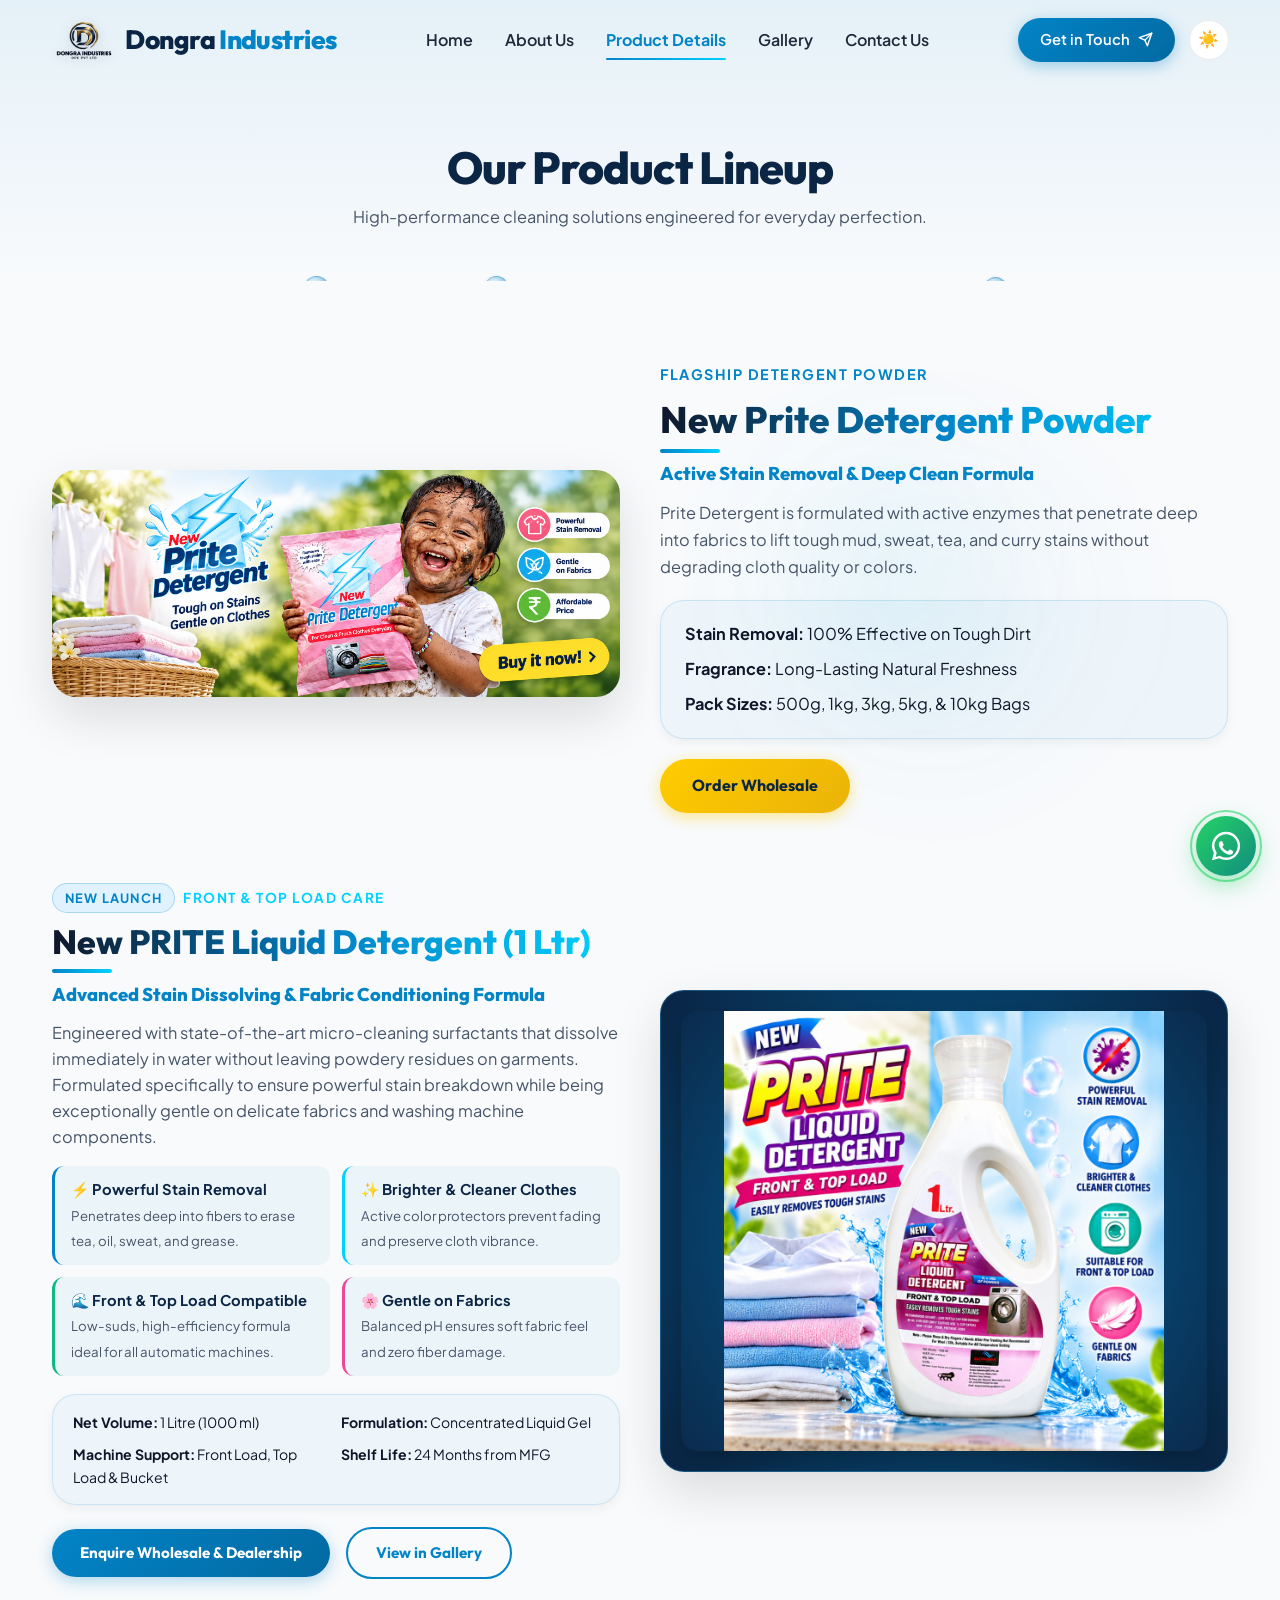
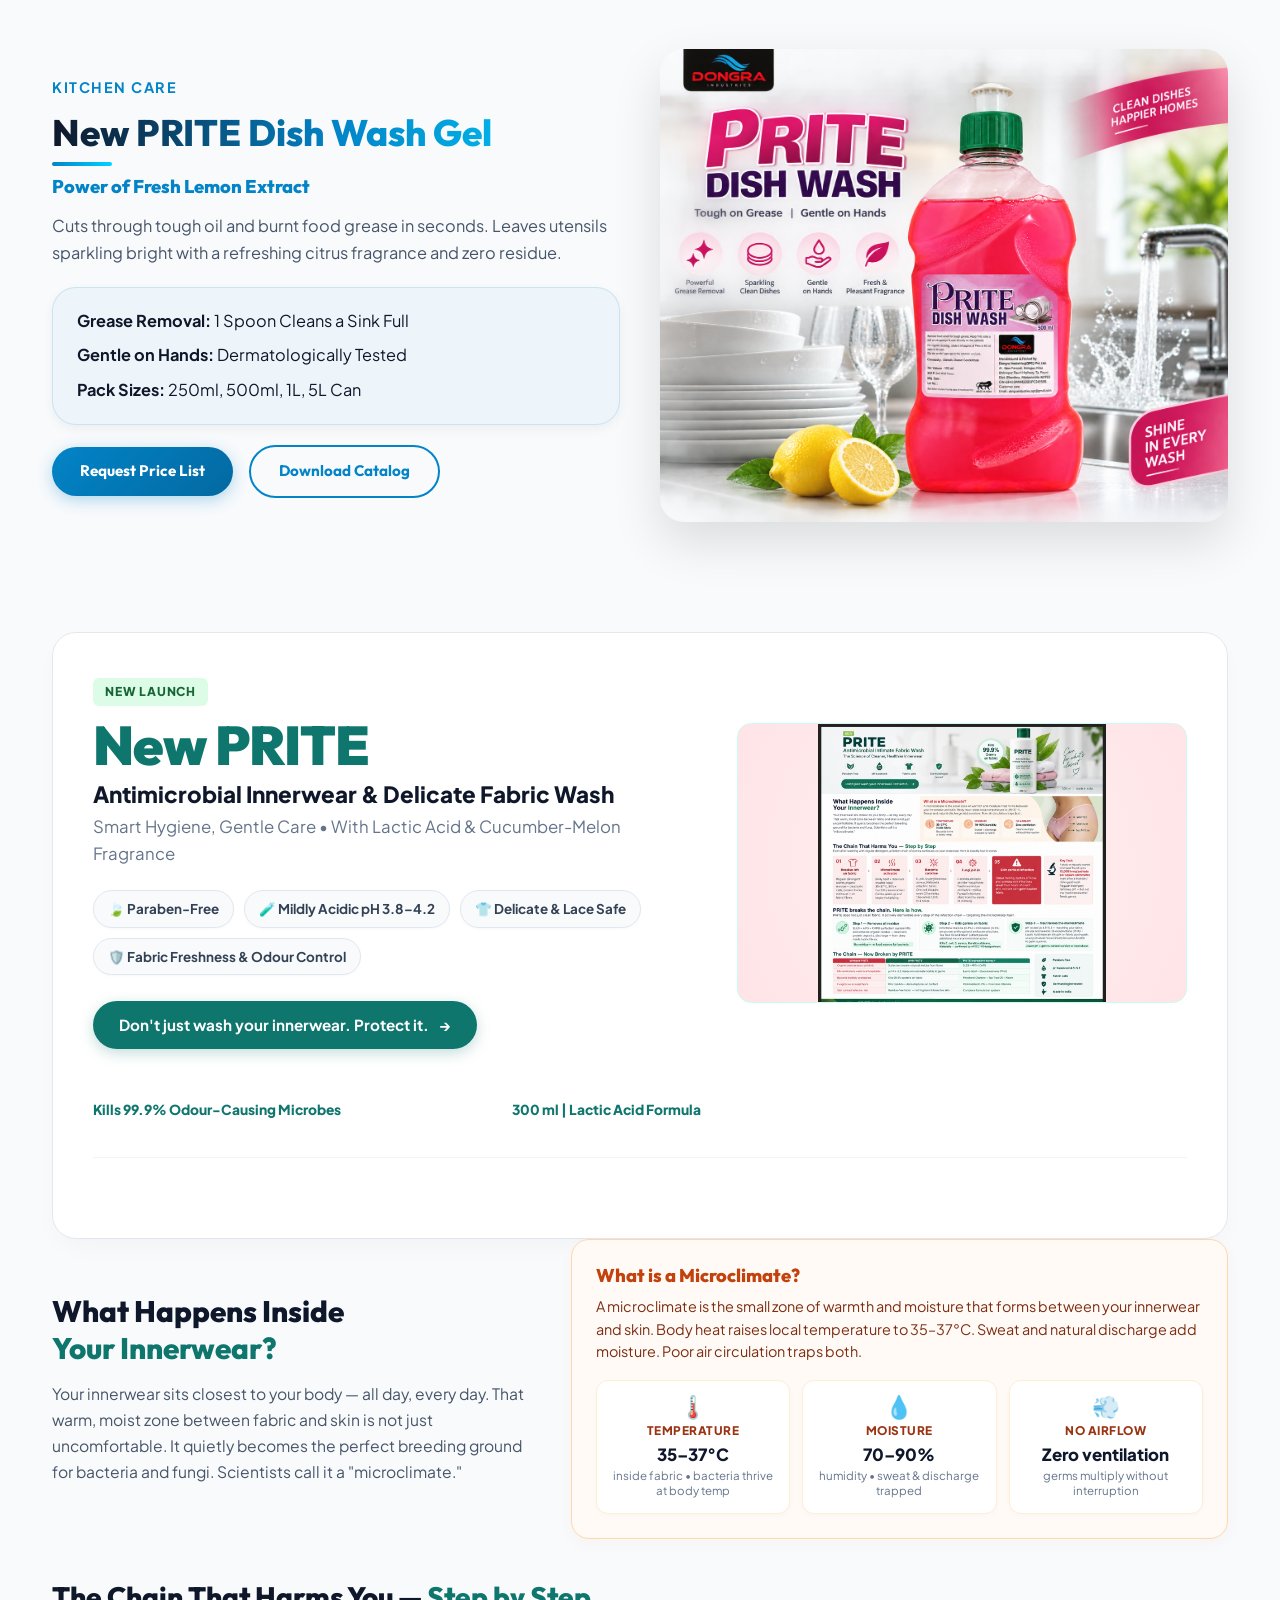
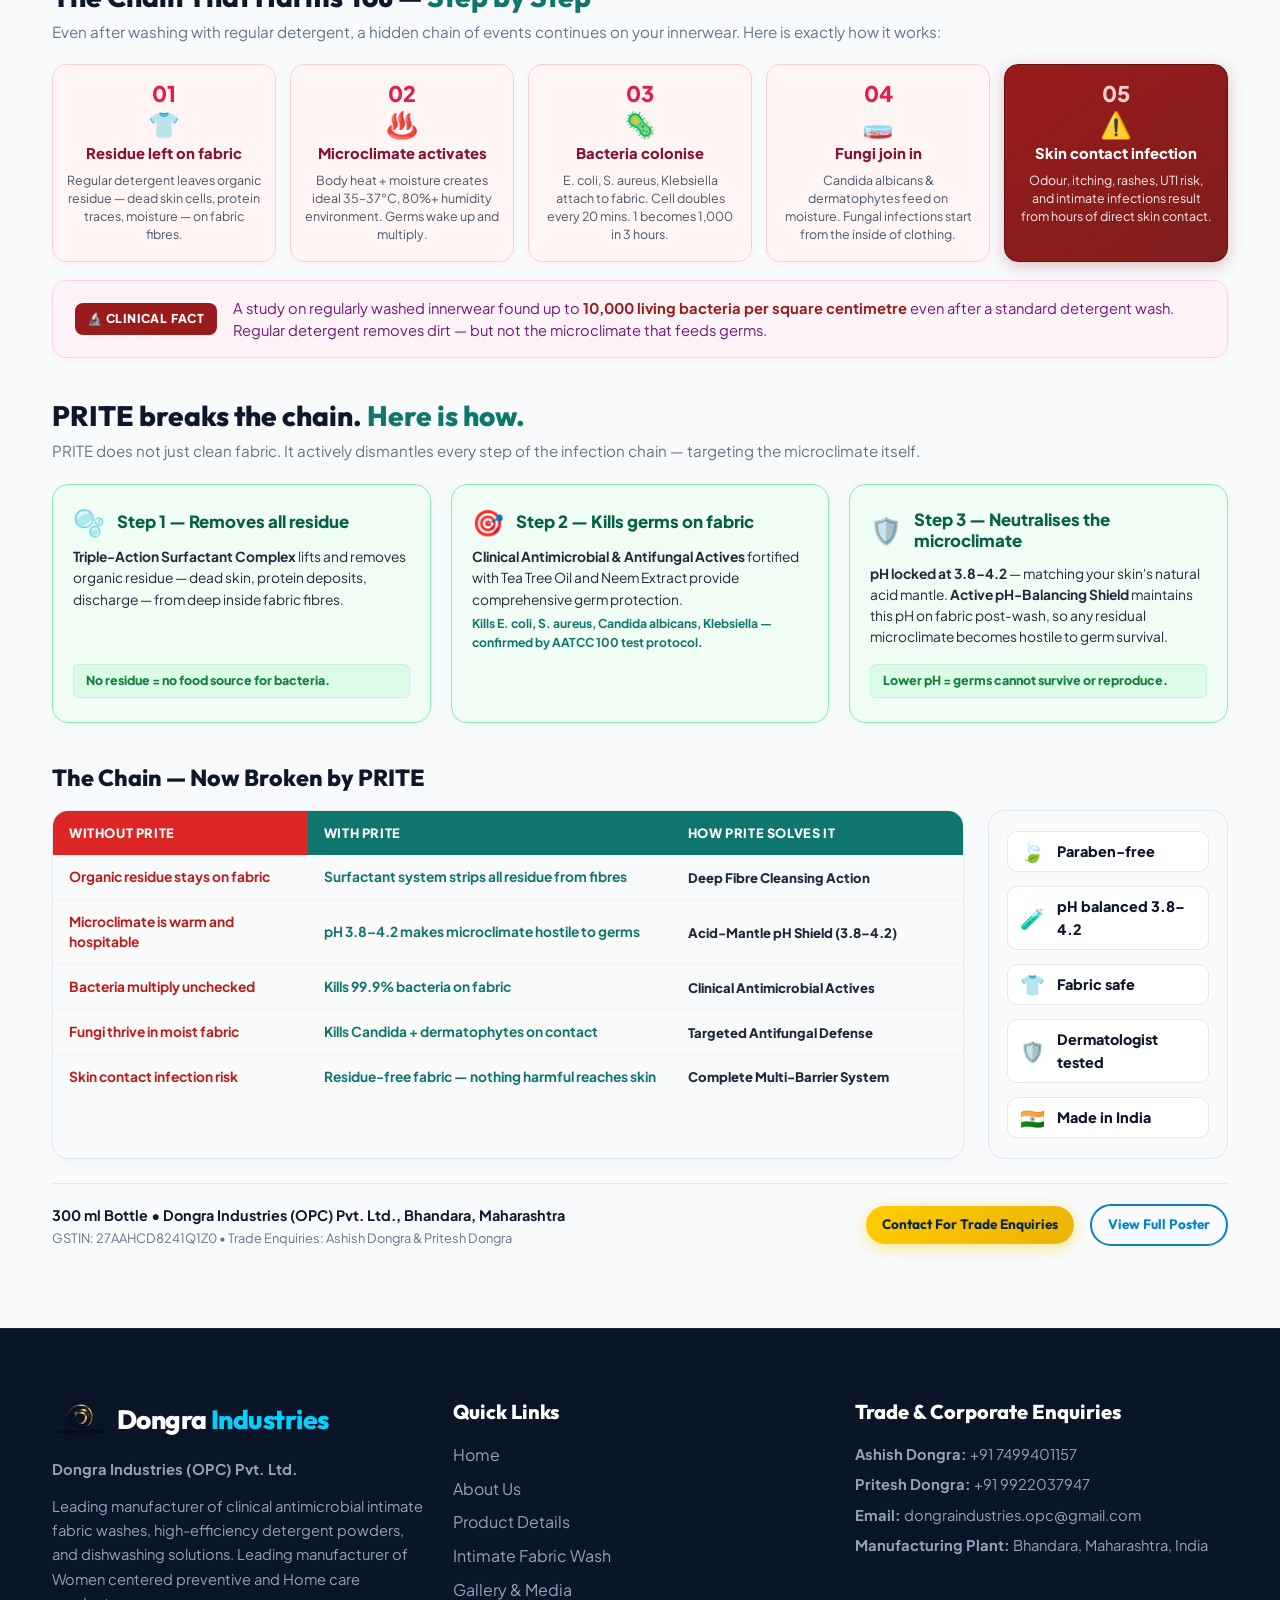
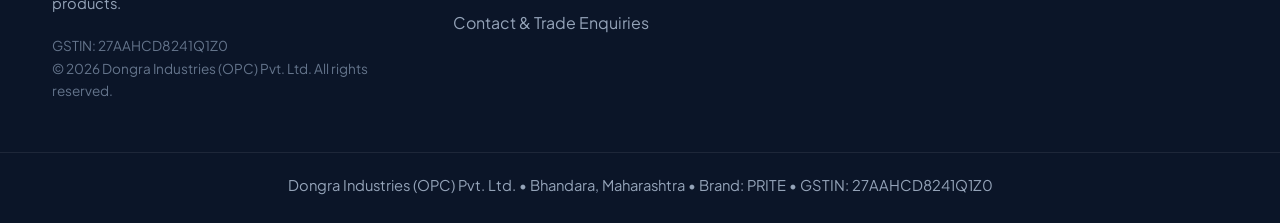
<file: details.html>
<!DOCTYPE html>
<html lang="en">
<head>
    <meta charset="UTF-8">
    <meta name="viewport" content="width=device-width, initial-scale=1.0">
    
    <!-- Primary SEO Meta Tags -->
    <title>Product Details | PRITE Liquid Detergent, Detergent Powder & Intimate Wash - Dongra Industries (OPC) Pvt. Ltd.</title>
    <meta name="title" content="Product Details | PRITE Liquid Detergent, Detergent Powder & Intimate Wash - Dongra Industries (OPC) Pvt. Ltd.">
    <meta name="description" content="Explore detailed specifications and trade pricing of Dongra Industries' New PRITE 1 Ltr Liquid Detergent, PRITE Detergent Powder, Antimicrobial Intimate Wash, and Lemon Dish Wash Liquid.">
    <meta name="keywords" content="Prite Liquid Detergent 1 Ltr, Prite Detergent powder details, intimate wash specifications, dish wash liquid price, cleaning products wholesale Dongra Industries">
    <meta name="author" content="Dongra Industries (OPC) Pvt. Ltd.">
    <meta name="robots" content="index, follow, max-snippet:-1, max-image-preview:large, max-video-preview:-1">
    <link rel="canonical" href="https://dongraindustries.in/details.html">
    <meta name="theme-color" content="#0284c7">

    <!-- Favicon -->
    <link rel="icon" type="image/png" sizes="32x32" href="favicon-32x32.png">
    <link rel="icon" type="image/png" sizes="16x16" href="favicon-16x16.png">
    <link rel="shortcut icon" href="favicon.ico">
    <link rel="apple-touch-icon" sizes="180x180" href="apple-touch-icon.png">

    <!-- Open Graph -->
    <meta property="og:type" content="website">
    <meta property="og:url" content="https://dongraindustries.in/details.html">
    <meta property="og:title" content="Product Details | Dongra Industries (OPC) Pvt. Ltd.">
    <meta property="og:description" content="Explore detailed specifications of PRITE Detergent Powder, Antimicrobial Intimate Wash, and Lemon Dish Wash Liquid.">
    <meta property="og:image" content="assets/images/product_img.jpg">
    <meta property="og:site_name" content="Dongra Industries (OPC) Pvt. Ltd.">

    <link rel="stylesheet" href="style.css?v=2">
</head>
<body>

    <!-- Navigation -->
    <nav>
        <div class="container nav-container">
            <a href="index.html" class="logo">
                <img src="assets/images/logo.png" alt="Dongra Industries Logo" class="logo-img">
                Dongra<span>Industries</span>
            </a>
            <ul class="nav-links">
                <li><a href="index.html">Home</a></li>
                <li><a href="about.html">About Us</a></li>
                <li><a href="details.html" class="active">Product Details</a></li>
                <li><a href="gallery.html">Gallery</a></li>
                <li><a href="contact.html">Contact Us</a></li>
                <li class="mobile-drawer-cta">
                    <a href="contact.html" class="btn btn-primary">
                        Get in Touch
                        <svg viewBox="0 0 24 24" fill="none" stroke="currentColor" stroke-width="2.2" stroke-linecap="round" stroke-linejoin="round" style="width: 15px; height: 15px; margin-left: 6px;">
                            <line x1="22" y1="2" x2="11" y2="13"></line>
                            <polygon points="22 2 15 22 11 13 2 9 22 2"></polygon>
                        </svg>
                    </a>
                </li>
            </ul>
            <div class="nav-right">
                <a href="contact.html" class="btn-nav">
                    Get in Touch
                    <svg viewBox="0 0 24 24" fill="none" stroke="currentColor" stroke-width="2.2" stroke-linecap="round" stroke-linejoin="round">
                        <line x1="22" y1="2" x2="11" y2="13"></line>
                        <polygon points="22 2 15 22 11 13 2 9 22 2"></polygon>
                    </svg>
                </a>
                <button class="theme-toggle" aria-label="Toggle Dark/Light Mode">☀️</button>
                <button class="mobile-menu-toggle" aria-label="Open Navigation Menu">☰</button>
            </div>
        </div>
    </nav>

    <!-- Page Header -->
    <header class="page-header">
        <div class="container">
            <h1 class="animate">Our Product Lineup</h1>
            <p class="animate delay-1">High-performance cleaning solutions engineered for everyday perfection.</p>
        </div>
    </header>

    <!-- Product 1: Detergent Powder -->
    <section class="container" style="padding-bottom: 40px;">
        <div class="grid-2">
            <div class="animate">
                <img src="assets/images/prite-banner.png" alt="Prite Detergent Powder" style="width: 100%; border-radius: 24px; box-shadow: var(--shadow-lg); object-fit: cover; max-height: 420px;">
            </div>
            <div class="animate delay-1">
                <span style="color: var(--brand-blue); font-weight: 700; text-transform: uppercase; letter-spacing: 1.5px; font-size: 0.9rem;">Flagship Detergent Powder</span>
                <h2 class="section-title" style="margin-top: 10px;">New Prite Detergent Powder</h2>
                <h4 style="color: var(--brand-blue); margin-bottom: 15px; font-size: 1.15rem;">Active Stain Removal & Deep Clean Formula</h4>
                <p>Prite Detergent is formulated with active enzymes that penetrate deep into fabrics to lift tough mud, sweat, tea, and curry stains without degrading cloth quality or colors.</p>
                <div class="card-modern" style="padding: 20px 24px; margin: 20px 0; background: rgba(2, 132, 199, 0.04); border-color: rgba(2, 132, 199, 0.15);">
                    <p style="margin-bottom: 8px; color: var(--text-dark);"><strong>Stain Removal:</strong> 100% Effective on Tough Dirt</p>
                    <p style="margin-bottom: 8px; color: var(--text-dark);"><strong>Fragrance:</strong> Long-Lasting Natural Freshness</p>
                    <p style="margin-bottom: 0; color: var(--text-dark);"><strong>Pack Sizes:</strong> 500g, 1kg, 3kg, 5kg, & 10kg Bags</p>
                </div>
                <a href="contact.html" class="btn btn-yellow">Order Wholesale</a>
            </div>
        </div>
    </section>

    <!-- Product 2: NEW PRITE Liquid Detergent (1 Ltr) -->
    <section class="container" id="liquid-detergent" style="padding-top: 30px; padding-bottom: 50px;">
        <div class="grid-2" style="direction: rtl; align-items: center;">
            <div class="animate" style="direction: ltr;">
                <div style="background: radial-gradient(circle at center, #0369a1 0%, #0b2545 100%); border-radius: 24px; padding: 20px; box-shadow: var(--shadow-lg); text-align: center; overflow: hidden; border: 1.5px solid rgba(56, 189, 248, 0.3);">
                    <img src="assets/images/new-prite-liquid-detergent.jpg" alt="New PRITE Liquid Detergent 1 Ltr" style="width: 100%; max-height: 440px; border-radius: 16px; object-fit: contain; display: block; margin: 0 auto; box-shadow: 0 10px 30px rgba(0,0,0,0.35);">
                </div>
            </div>
            <div class="animate delay-1" style="direction: ltr;">
                <div style="display: flex; gap: 8px; align-items: center; margin-bottom: 8px;">
                    <span style="background: #e0f2fe; color: var(--brand-blue); font-weight: 700; text-transform: uppercase; letter-spacing: 1.2px; font-size: 0.8rem; padding: 4px 12px; border-radius: 20px; border: 1px solid rgba(2, 132, 199, 0.25);">NEW LAUNCH</span>
                    <span style="color: var(--brand-cyan); font-weight: 700; text-transform: uppercase; letter-spacing: 1.5px; font-size: 0.85rem;">Front & Top Load Care</span>
                </div>
                <h2 class="section-title" style="margin-top: 6px; font-size: 2.1rem;">New PRITE Liquid Detergent (1 Ltr)</h2>
                <h4 style="color: var(--brand-blue); margin-bottom: 14px; font-size: 1.15rem;">Advanced Stain Dissolving & Fabric Conditioning Formula</h4>
                <p style="color: var(--text-body); line-height: 1.6; margin-bottom: 16px;">
                    Engineered with state-of-the-art micro-cleaning surfactants that dissolve immediately in water without leaving powdery residues on garments. Formulated specifically to ensure powerful stain breakdown while being exceptionally gentle on delicate fabrics and washing machine components.
                </p>

                <!-- Key Benefits Grid -->
                <div class="grid-2" style="gap: 12px; margin-bottom: 18px;">
                    <div style="background: rgba(2, 132, 199, 0.05); padding: 12px 16px; border-radius: 12px; border-left: 3px solid var(--brand-blue);">
                        <strong style="color: var(--brand-navy); font-size: 0.92rem; display: block;">⚡ Powerful Stain Removal</strong>
                        <span style="font-size: 0.83rem; color: var(--text-body);">Penetrates deep into fibers to erase tea, oil, sweat, and grease.</span>
                    </div>
                    <div style="background: rgba(2, 132, 199, 0.05); padding: 12px 16px; border-radius: 12px; border-left: 3px solid var(--brand-cyan);">
                        <strong style="color: var(--brand-navy); font-size: 0.92rem; display: block;">✨ Brighter & Cleaner Clothes</strong>
                        <span style="font-size: 0.83rem; color: var(--text-body);">Active color protectors prevent fading and preserve cloth vibrance.</span>
                    </div>
                    <div style="background: rgba(2, 132, 199, 0.05); padding: 12px 16px; border-radius: 12px; border-left: 3px solid #10b981;">
                        <strong style="color: var(--brand-navy); font-size: 0.92rem; display: block;">🌊 Front & Top Load Compatible</strong>
                        <span style="font-size: 0.83rem; color: var(--text-body);">Low-suds, high-efficiency formula ideal for all automatic machines.</span>
                    </div>
                    <div style="background: rgba(2, 132, 199, 0.05); padding: 12px 16px; border-radius: 12px; border-left: 3px solid #ec4899;">
                        <strong style="color: var(--brand-navy); font-size: 0.92rem; display: block;">🌸 Gentle on Fabrics</strong>
                        <span style="font-size: 0.83rem; color: var(--text-body);">Balanced pH ensures soft fabric feel and zero fiber damage.</span>
                    </div>
                </div>

                <!-- Product Specifications Card -->
                <div class="card-modern" style="padding: 16px 20px; margin: 16px 0 22px; background: rgba(2, 132, 199, 0.04); border-color: rgba(2, 132, 199, 0.15);">
                    <div style="display: grid; grid-template-columns: repeat(auto-fit, minmax(180px, 1fr)); gap: 10px; font-size: 0.88rem;">
                        <div><strong>Net Volume:</strong> 1 Litre (1000 ml)</div>
                        <div><strong>Formulation:</strong> Concentrated Liquid Gel</div>
                        <div><strong>Machine Support:</strong> Front Load, Top Load & Bucket</div>
                        <div><strong>Shelf Life:</strong> 24 Months from MFG</div>
                    </div>
                </div>

                <div class="btn-group">
                    <a href="contact.html" class="btn btn-primary">Enquire Wholesale & Dealership</a>
                    <a href="gallery.html" class="btn btn-outline">View in Gallery</a>
                </div>
            </div>
        </div>
    </section>

    <!-- Product 3: Dish Wash Gel -->
    <section class="container" style="padding-top: 20px; padding-bottom: 100px;">
        <div class="grid-2" style="direction: rtl;">
            <div class="animate" style="direction: ltr;">
                <img src="assets/images/dishliquid.png" alt="Prite Dish Wash Liquid" style="width: 100%; height: auto; border-radius: 24px; box-shadow: var(--shadow-lg); object-fit: contain; display: block;" onerror="this.src='assets/images/product_img.jpg'">
            </div>
            <div class="animate delay-1" style="direction: ltr;">
                <span style="color: var(--brand-blue); font-weight: 700; text-transform: uppercase; letter-spacing: 1.5px; font-size: 0.9rem;">Kitchen Care</span>
                <h2 class="section-title" style="margin-top: 10px;">New PRITE Dish Wash Gel</h2>
                <h4 style="color: var(--brand-blue); margin-bottom: 15px; font-size: 1.15rem;">Power of Fresh Lemon Extract</h4>
                <p>Cuts through tough oil and burnt food grease in seconds. Leaves utensils sparkling bright with a refreshing citrus fragrance and zero residue.</p>
                <div class="card-modern" style="padding: 20px 24px; margin: 20px 0; background: rgba(2, 132, 199, 0.04); border-color: rgba(2, 132, 199, 0.15);">
                    <p style="margin-bottom: 8px; color: var(--text-dark);"><strong>Grease Removal:</strong> 1 Spoon Cleans a Sink Full</p>
                    <p style="margin-bottom: 8px; color: var(--text-dark);"><strong>Gentle on Hands:</strong> Dermatologically Tested</p>
                    <p style="margin-bottom: 0; color: var(--text-dark);"><strong>Pack Sizes:</strong> 250ml, 500ml, 1L, 5L Can</p>
                </div>
                <div class="btn-group">
                    <a href="contact.html" class="btn btn-primary">Request Price List</a>
                    <a href="assets/dongra-industries-catalog.pdf" download="Dongra-Industries-Product-Catalog.pdf" class="btn btn-outline">Download Catalog</a>
                </div>
            </div>
        </div>
    </section>

    <!-- Product 3: NEW PRITE Antimicrobial Intimate Fabric Wash (Clean Brochure Design) -->
    <section class="container" id="intimate-wash" style="padding-top: 10px; padding-bottom: 80px;">
        <div class="brochure-container no-tilt" id="intimate-wash-card" style="transform: none !important;">
            
            <!-- Brochure Header -->
            <div class="brochure-header">
                <div>
                    <span class="brochure-badge-new">NEW LAUNCH</span>
                    <h2 class="brochure-brand-title">New PRITE</h2>
                    <div class="brochure-brand-sub">Antimicrobial Innerwear & Delicate Fabric Wash</div>
                    <div class="brochure-brand-tagline">Smart Hygiene, Gentle Care • With Lactic Acid & Cucumber-Melon Fragrance</div>

                    <div class="brochure-trust-pills">
                        <span class="trust-pill">🍃 Paraben-Free</span>
                        <span class="trust-pill">🧪 Mildly Acidic pH 3.8–4.2</span>
                        <span class="trust-pill">👕 Delicate & Lace Safe</span>
                        <span class="trust-pill">🛡️ Fabric Freshness & Odour Control</span>
                    </div>

                    <div>
                        <a href="contact.html" class="brochure-cta-btn">
                            Don't just wash your innerwear. Protect it. <span>→</span>
                        </a>
                    </div>
                </div>

                    <div class="hero-bottle-frame" style="height: 280px; background: radial-gradient(circle, #fff1f2 0%, #ffe4e6 100%);">
                        <img src="assets/images/prite-intimate-brochure.jpg?v=2" alt="NEW PRITE Antimicrobial Innerwear & Delicate Fabric Wash" style="width: 100%; height: 100%; object-fit: contain; object-position: center; display: block;">
                    </div>
                    <div class="hero-visual-footer">
                        <span>Kills 99.9% Odour-Causing Microbes</span>
                        <span>300 ml | Lactic Acid Formula</span>
                    </div>
                </div>
            </div>

            <!-- What Happens Inside Your Innerwear? -->
            <div class="microclimate-row">
                <div class="microclimate-left">
                    <h3>What Happens Inside<br><span>Your Innerwear?</span></h3>
                    <p>
                        Your innerwear sits closest to your body — all day, every day. That warm, moist zone between fabric and skin is not just uncomfortable. It quietly becomes the perfect breeding ground for bacteria and fungi. Scientists call it a "microclimate."
                    </p>
                </div>

                <div class="microclimate-right-box">
                    <h4>What is a Microclimate?</h4>
                    <p>
                        A microclimate is the small zone of warmth and moisture that forms between your innerwear and skin. Body heat raises local temperature to 35–37°C. Sweat and natural discharge add moisture. Poor air circulation traps both.
                    </p>
                    <div class="mc-mini-stats">
                        <div class="mc-mini-item">
                            <div class="icon">🌡️</div>
                            <div class="label">TEMPERATURE</div>
                            <div class="val">35–37°C</div>
                            <div class="sub">inside fabric • bacteria thrive at body temp</div>
                        </div>
                        <div class="mc-mini-item">
                            <div class="icon">💧</div>
                            <div class="label">MOISTURE</div>
                            <div class="val">70–90%</div>
                            <div class="sub">humidity • sweat & discharge trapped</div>
                        </div>
                        <div class="mc-mini-item">
                            <div class="icon">💨</div>
                            <div class="label">NO AIRFLOW</div>
                            <div class="val">Zero ventilation</div>
                            <div class="sub">germs multiply without interruption</div>
                        </div>
                    </div>
                </div>
            </div>

            <!-- The Chain That Harms You — Step by Step -->
            <div class="chain-section">
                <h3>The Chain That Harms You — <span>Step by Step</span></h3>
                <div class="chain-section-desc">
                    Even after washing with regular detergent, a hidden chain of events continues on your innerwear. Here is exactly how it works:
                </div>

                <div class="chain-five-grid">
                    <!-- Step 01 -->
                    <div class="chain-box">
                        <div class="step-num">01</div>
                        <div class="step-icon">👕</div>
                        <div class="step-title">Residue left on fabric</div>
                        <div class="step-text">Regular detergent leaves organic residue — dead skin cells, protein traces, moisture — on fabric fibres.</div>
                    </div>

                    <!-- Step 02 -->
                    <div class="chain-box">
                        <div class="step-num">02</div>
                        <div class="step-icon">♨️</div>
                        <div class="step-title">Microclimate activates</div>
                        <div class="step-text">Body heat + moisture creates ideal 35–37°C, 80%+ humidity environment. Germs wake up and multiply.</div>
                    </div>

                    <!-- Step 03 -->
                    <div class="chain-box">
                        <div class="step-num">03</div>
                        <div class="step-icon">🦠</div>
                        <div class="step-title">Bacteria colonise</div>
                        <div class="step-text">E. coli, S. aureus, Klebsiella attach to fabric. Cell doubles every 20 mins. 1 becomes 1,000 in 3 hours.</div>
                    </div>

                    <!-- Step 04 -->
                    <div class="chain-box">
                        <div class="step-num">04</div>
                        <div class="step-icon">🧫</div>
                        <div class="step-title">Fungi join in</div>
                        <div class="step-text">Candida albicans & dermatophytes feed on moisture. Fungal infections start from the inside of clothing.</div>
                    </div>

                    <!-- Step 05 -->
                    <div class="chain-box final-danger">
                        <div class="step-num">05</div>
                        <div class="step-icon">⚠️</div>
                        <div class="step-title">Skin contact infection</div>
                        <div class="step-text">Odour, itching, rashes, UTI risk, and intimate infections result from hours of direct skin contact.</div>
                    </div>
                </div>

                <!-- Dedicated Key Fact Full-Width Banner -->
                <div class="key-fact-banner">
                    <span class="kf-tag">🔬 Clinical Fact</span>
                    <p>
                        A study on regularly washed innerwear found up to <strong>10,000 living bacteria per square centimetre</strong> even after a standard detergent wash. Regular detergent removes dirt — but not the microclimate that feeds germs.
                    </p>
                </div>
            </div>

            <!-- PRITE breaks the chain. Here is how. -->
            <div class="solution-section">
                <h3>PRITE breaks the chain. <span>Here is how.</span></h3>
                <div class="chain-section-desc">
                    PRITE does not just clean fabric. It actively dismantles every step of the infection chain — targeting the microclimate itself.
                </div>

                <div class="solution-cards-grid">
                    <!-- Step 1 -->
                    <div class="solution-card-green">
                        <div class="sc-header">
                            <span class="sc-icon">🫧</span>
                            <div class="sc-title">Step 1 — Removes all residue</div>
                        </div>
                        <div class="sc-desc">
                            <strong>Triple-Action Surfactant Complex</strong> lifts and removes organic residue — dead skin, protein deposits, discharge — from deep inside fabric fibres.
                        </div>
                        <div class="sc-pill">No residue = no food source for bacteria.</div>
                    </div>

                    <!-- Step 2 -->
                    <div class="solution-card-green">
                        <div class="sc-header">
                            <span class="sc-icon">🎯</span>
                            <div class="sc-title">Step 2 — Kills germs on fabric</div>
                        </div>
                        <div class="sc-desc">
                            <strong>Clinical Antimicrobial & Antifungal Actives</strong> fortified with Tea Tree Oil and Neem Extract provide comprehensive germ protection.<br>
                            <span style="color: #0f766e; font-weight: 700; font-size: 0.76rem; display: inline-block; margin-top: 4px;">Kills E. coli, S. aureus, Candida albicans, Klebsiella — confirmed by AATCC 100 test protocol.</span>
                        </div>
                    </div>

                    <!-- Step 3 -->
                    <div class="solution-card-green">
                        <div class="sc-header">
                            <span class="sc-icon">🛡️</span>
                            <div class="sc-title">Step 3 — Neutralises the microclimate</div>
                        </div>
                        <div class="sc-desc">
                            <strong>pH locked at 3.8–4.2</strong> — matching your skin's natural acid mantle. <strong>Active pH-Balancing Shield</strong> maintains this pH on fabric post-wash, so any residual microclimate becomes hostile to germ survival.
                        </div>
                        <div class="sc-pill">Lower pH = germs cannot survive or reproduce.</div>
                    </div>
                </div>
            </div>

            <!-- The Chain — Now Broken by PRITE -->
            <div style="margin-bottom: 24px;">
                <h3 style="font-size: 1.45rem; font-weight: 800; color: #0f172a; margin-bottom: 12px;">
                    The Chain — <span>Now Broken by PRITE</span>
                </h3>

                <div class="comparison-row">
                    <!-- Comparison Table -->
                    <div class="brochure-table-wrap">
                        <table class="brochure-table">
                            <thead>
                                <tr>
                                    <th class="th-danger">Without PRITE</th>
                                    <th class="th-success">With PRITE</th>
                                    <th class="th-active">How PRITE Solves It</th>
                                </tr>
                            </thead>
                            <tbody>
                                <tr>
                                    <td class="td-red">Organic residue stays on fabric</td>
                                    <td class="td-green">Surfactant system strips all residue from fibres</td>
                                    <td class="td-ing">Deep Fibre Cleansing Action</td>
                                </tr>
                                <tr>
                                    <td class="td-red">Microclimate is warm and hospitable</td>
                                    <td class="td-green">pH 3.8–4.2 makes microclimate hostile to germs</td>
                                    <td class="td-ing">Acid-Mantle pH Shield (3.8–4.2)</td>
                                </tr>
                                <tr>
                                    <td class="td-red">Bacteria multiply unchecked</td>
                                    <td class="td-green">Kills 99.9% bacteria on fabric</td>
                                    <td class="td-ing">Clinical Antimicrobial Actives</td>
                                </tr>
                                <tr>
                                    <td class="td-red">Fungi thrive in moist fabric</td>
                                    <td class="td-green">Kills Candida + dermatophytes on contact</td>
                                    <td class="td-ing">Targeted Antifungal Defense</td>
                                </tr>
                                <tr>
                                    <td class="td-red">Skin contact infection risk</td>
                                    <td class="td-green">Residue-free fabric — nothing harmful reaches skin</td>
                                    <td class="td-ing">Complete Multi-Barrier System</td>
                                </tr>
                            </tbody>
                        </table>
                    </div>

                    <!-- Right Sidebar Badges -->
                    <div class="brochure-badges-sidebar">
                        <div class="sb-badge-item">
                            <span class="sb-icon">🍃</span>
                            <span>Paraben-free</span>
                        </div>
                        <div class="sb-badge-item">
                            <span class="sb-icon">🧪</span>
                            <span>pH balanced 3.8–4.2</span>
                        </div>
                        <div class="sb-badge-item">
                            <span class="sb-icon">👕</span>
                            <span>Fabric safe</span>
                        </div>
                        <div class="sb-badge-item">
                            <span class="sb-icon">🛡️</span>
                            <span>Dermatologist tested</span>
                        </div>
                        <div class="sb-badge-item">
                            <span class="sb-icon">🇮🇳</span>
                            <span>Made in India</span>
                        </div>
                    </div>
                </div>
            </div>

            <!-- Trade & Catalog Actions -->
            <div style="padding-top: 18px; border-top: 1px solid #e2e8f0; display: flex; justify-content: space-between; align-items: center; flex-wrap: wrap; gap: 14px;">
                <div>
                    <span style="font-weight: 700; color: #0f172a; font-size: 0.9rem;">
                        300 ml Bottle • Dongra Industries (OPC) Pvt. Ltd., Bhandara, Maharashtra
                    </span>
                    <div style="font-size: 0.8rem; color: #64748b;">
                        GSTIN: 27AAHCD8241Q1Z0 • Trade Enquiries: Ashish Dongra & Pritesh Dongra
                    </div>
                </div>
                <div class="btn-group">
                    <a href="contact.html" class="btn btn-yellow" style="font-size: 0.85rem; padding: 8px 16px;">Contact For Trade Enquiries</a>
                    <a href="assets/images/prite-intimate-brochure.jpg" target="_blank" class="btn btn-outline" style="font-size: 0.85rem; padding: 8px 16px;">View Full Poster</a>
                </div>
            </div>

        </div>
    </section>

    <!-- Footer -->
    <footer>
        <div class="container grid-3">
            <div>
                <a href="index.html" class="logo" style="color: #ffffff; margin-bottom: 16px;">
                    <img src="assets/images/logo.png" alt="Dongra Industries Logo" class="logo-img" style="height: 38px;">
                    Dongra<span style="color: var(--brand-cyan);">Industries</span>
                </a>
                <p style="margin-bottom: 12px;"><strong>Dongra Industries (OPC) Pvt. Ltd.</strong></p>
                <p style="margin-bottom: 20px;">Leading manufacturer of clinical antimicrobial intimate fabric washes, high-efficiency detergent powders, and dishwashing solutions. Leading manufacturer of Women centered preventive and Home care products.</p>
                <p style="font-size: 0.85rem; color: #64748b;">GSTIN: 27AAHCD8241Q1Z0<br>© 2026 Dongra Industries (OPC) Pvt. Ltd. All rights reserved.</p>
            </div>
            <div>
                <h4 style="color: #ffffff; margin-bottom: 18px;">Quick Links</h4>
                <ul>
                    <li><a href="index.html">Home</a></li>
                    <li><a href="about.html">About Us</a></li>
                    <li><a href="details.html">Product Details</a></li>
                    <li><a href="details.html#intimate-wash">Intimate Fabric Wash</a></li>
                    <li><a href="gallery.html">Gallery & Media</a></li>
                    <li><a href="contact.html">Contact & Trade Enquiries</a></li>
                </ul>
            </div>
            <div>
                <h4 style="color: #ffffff; margin-bottom: 18px;">Trade & Corporate Enquiries</h4>
                <p style="margin-bottom: 6px;"><strong>Ashish Dongra:</strong> <a href="tel:+917499401157" style="color: inherit; text-decoration: none;">+91 7499401157</a></p>
                <p style="margin-bottom: 6px;"><strong>Pritesh Dongra:</strong> <a href="tel:+919922037947" style="color: inherit; text-decoration: none;">+91 9922037947</a></p>
                <p style="margin-bottom: 6px;"><strong>Email:</strong> <a href="mailto:dongraindustries.opc@gmail.com" style="color: inherit; text-decoration: none;">dongraindustries.opc@gmail.com</a></p>
                <p style="margin-bottom: 16px;"><strong>Manufacturing Plant:</strong> Bhandara, Maharashtra, India</p>
            </div>
        </div>
        <div class="footer-bottom">
            <p>Dongra Industries (OPC) Pvt. Ltd. • Bhandara, Maharashtra • Brand: PRITE • GSTIN: 27AAHCD8241Q1Z0</p>
        </div>
    </footer>

    <script src="script.js"></script>
</body>
</html>
</file>
<file: style.css>
@import url('https://fonts.googleapis.com/css2?family=Outfit:wght@400;500;600;700;800;900&family=Plus+Jakarta+Sans:wght@300;400;500;600;700;800&display=swap');

:root {
  /* Brand Color Palette */
  --font-heading: 'Outfit', sans-serif;
  --font-body: 'Plus Jakarta Sans', sans-serif;

  --brand-navy: #0b2545;
  --brand-blue: #0284c7;
  --brand-blue-hover: #0369a1;
  --brand-cyan: #00d2ff;
  --brand-cyan-glow: rgba(0, 210, 255, 0.4);
  --brand-yellow: #ffcc00;
  --brand-yellow-hover: #eab308;
  --brand-yellow-shadow: rgba(255, 204, 0, 0.45);
  
  --bg-page: #f8fafc;
  --bg-white: #ffffff;
  --bg-card: #ffffff;
  --bg-glass: rgba(15, 23, 42, 0.82);
  --border-glass: rgba(255, 255, 255, 0.22);
  --border-light: rgba(15, 23, 42, 0.08);

  --text-dark: #0f172a;
  --text-body: #475569;
  --text-muted: #64748b;
  --text-light: #ffffff;

  --nav-bg-scrolled: rgba(255, 255, 255, 0.95);
  --nav-text: #1e293b;
  --footer-bg: #0b1528;
  --footer-text: #94a3b8;

  --radius-sm: 10px;
  --radius-md: 16px;
  --radius-lg: 24px;
  --radius-full: 9999px;

  --shadow-sm: 0 4px 12px rgba(0, 0, 0, 0.05);
  --shadow-md: 0 10px 30px rgba(0, 0, 0, 0.08);
  --shadow-lg: 0 20px 50px rgba(0, 0, 0, 0.12);
  --shadow-glass: 0 20px 50px rgba(0, 0, 0, 0.35);

  --transition-smooth: all 0.35s cubic-bezier(0.25, 1, 0.5, 1);
}

/* Dark Theme Support */
:root[data-theme="dark"] {
  --bg-page: #090e17;
  --bg-white: #111a28;
  --bg-card: #141e30;
  --border-light: rgba(255, 255, 255, 0.08);
  --text-dark: #f8fafc;
  --text-body: #94a3b8;
  --text-muted: #64748b;
  --nav-bg-scrolled: rgba(9, 14, 23, 0.95);
  --nav-text: #f8fafc;
  --footer-bg: #060910;
  --hero-bg: #090e17;
  --section-bg: #090e17;
}

:root {
  --hero-bg: #f8fafc;
  --section-bg: #f8fafc;
}

* {
  margin: 0;
  padding: 0;
  box-sizing: border-box;
}

html {
  scroll-behavior: smooth;
  overflow-x: hidden;
  width: 100%;
}

body {
  font-family: var(--font-body);
  background-color: var(--bg-page);
  color: var(--text-dark);
  line-height: 1.6;
  overflow-x: hidden;
  width: 100%;
  position: relative;
  -webkit-font-smoothing: antialiased;
}

/* Fluid Typography */
h1, h2, h3, h4, h5, h6 {
  font-family: var(--font-heading);
  font-weight: 800;
  line-height: 1.25;
  color: var(--text-dark);
  word-wrap: break-word;
  overflow-wrap: break-word;
}

h1 {
  font-size: clamp(1.85rem, 5vw, 3.2rem);
  letter-spacing: -0.02em;
}

h2 {
  font-size: clamp(1.5rem, 3.8vw, 2.3rem);
  margin-bottom: 1.2rem;
  position: relative;
}

h3 {
  font-size: clamp(1.2rem, 2.6vw, 1.75rem);
}

h4 {
  font-size: clamp(1.02rem, 2vw, 1.25rem);
}

h2.section-title::after {
  content: '';
  position: absolute;
  left: 0;
  bottom: -10px;
  width: 50px;
  height: 4px;
  border-radius: 2px;
  background: linear-gradient(90deg, var(--brand-blue), var(--brand-cyan));
}

/* Centered Section Titles */
.text-center h2.section-title::after,
h2.section-title.centered::after,
[style*="text-align: center"] > h2.section-title::after,
[style*="text-align: center"] > * > h2.section-title::after {
  left: 50%;
  transform: translateX(-50%);
}

p {
  color: var(--text-body);
  font-size: clamp(0.92rem, 1.5vw, 1.02rem);
  line-height: 1.65;
}

img {
  max-width: 100%;
  height: auto;
}

/* Layout Utilities */
.container {
  width: 100%;
  max-width: 1240px;
  margin: 0 auto;
  padding-left: clamp(16px, 4vw, 32px);
  padding-right: clamp(16px, 4vw, 32px);
}

section {
  padding: clamp(48px, 8vw, 80px) 0;
  position: relative;
}

/* ==========================================================================
   Navigation Bar
   ========================================================================== */
nav {
  position: absolute;
  top: 0;
  left: 0;
  width: 100%;
  padding: 18px 0;
  z-index: 1000;
  transition: var(--transition-smooth);
}

nav.scrolled {
  position: fixed;
  background: var(--nav-bg-scrolled);
  backdrop-filter: blur(14px);
  -webkit-backdrop-filter: blur(14px);
  padding: 10px 0;
  box-shadow: 0 4px 20px rgba(0, 0, 0, 0.08);
  border-bottom: 1px solid var(--border-light);
}

nav .nav-container,
.nav-container {
  display: flex;
  justify-content: space-between;
  align-items: center;
  position: relative;
  max-width: 100% !important;
  width: 100% !important;
  margin: 0 auto;
  padding: 0 clamp(24px, 4vw, 64px) !important;
}

/* Brand Logo */
.logo {
  font-family: var(--font-heading);
  font-size: clamp(1.2rem, 3.5vw, 1.65rem);
  font-weight: 800;
  color: var(--brand-navy);
  text-decoration: none;
  display: flex;
  align-items: center;
  letter-spacing: -0.02em;
  transition: var(--transition-smooth);
  white-space: nowrap;
}

:root[data-theme="dark"] .logo {
  color: #ffffff;
}

.logo span {
  color: var(--brand-blue);
  margin-left: 4px;
}

.logo-img {
  height: clamp(34px, 4.5vw, 44px);
  width: auto;
  border-radius: 8px;
  object-fit: contain;
  margin-right: 8px;
  filter: drop-shadow(0 2px 6px rgba(0,0,0,0.15));
  transition: var(--transition-smooth);
}

.logo:hover {
  transform: scale(1.02);
}

/* Nav Links */
.nav-links {
  display: flex;
  gap: clamp(16px, 2.5vw, 32px);
  list-style: none;
  align-items: center;
}

.nav-links a {
  color: var(--nav-text);
  text-decoration: none;
  font-weight: 600;
  font-size: 1rem;
  transition: var(--transition-smooth);
  position: relative;
  padding: 6px 0;
}

.nav-links a::after {
  content: '';
  position: absolute;
  bottom: 0;
  left: 0;
  width: 0;
  height: 3px;
  border-radius: 2px;
  background: var(--brand-blue);
  transition: var(--transition-smooth);
}

.nav-links a:hover {
  color: var(--brand-blue);
}

.nav-links a:hover::after,
.nav-links a.active::after {
  width: 100%;
}

.nav-links a.active {
  color: var(--brand-blue);
  font-weight: 700;
}

/* Mobile Drawer CTA: Hidden on desktop */
.mobile-drawer-cta {
  display: none !important;
}

/* Mobile Navigation Backdrop */
.mobile-nav-backdrop {
  display: none;
  position: fixed;
  top: 0;
  left: 0;
  width: 100vw;
  height: 100vh;
  background: rgba(15, 23, 42, 0.5);
  backdrop-filter: blur(4px);
  -webkit-backdrop-filter: blur(4px);
  z-index: 998;
  opacity: 0;
  transition: opacity 0.3s ease;
  pointer-events: none;
}

.mobile-nav-backdrop.active {
  display: block;
  opacity: 1;
  pointer-events: auto;
}

/* Right Nav Controls */
.nav-right {
  display: flex;
  align-items: center;
  gap: clamp(8px, 2vw, 14px);
}

.btn-nav {
  background: linear-gradient(135deg, #0284c7, #0369a1);
  color: #ffffff !important;
  padding: 10px 22px;
  border-radius: var(--radius-full);
  font-weight: 600;
  font-size: 0.92rem;
  text-decoration: none;
  display: inline-flex;
  align-items: center;
  gap: 8px;
  box-shadow: 0 4px 15px rgba(2, 132, 199, 0.35);
  transition: var(--transition-smooth);
  border: none;
  white-space: nowrap;
}

.btn-nav svg {
  width: 15px;
  height: 15px;
  transition: transform 0.3s ease;
}

.btn-nav:hover {
  transform: translateY(-2px);
  box-shadow: 0 8px 22px rgba(2, 132, 199, 0.45);
}

.btn-nav:hover svg {
  transform: translateX(3px) rotate(-10deg);
}

.theme-toggle {
  background: var(--bg-white);
  border: 1px solid var(--border-light);
  color: var(--text-dark);
  width: 40px;
  height: 40px;
  min-width: 40px;
  border-radius: 50%;
  cursor: pointer;
  display: flex;
  align-items: center;
  justify-content: center;
  font-size: 1.05rem;
  transition: var(--transition-smooth);
}

.theme-toggle:hover {
  background: var(--bg-card);
  transform: rotate(20deg);
  box-shadow: var(--shadow-sm);
}

:root[data-theme="dark"] .theme-toggle {
  background: #1e2d45;
  border-color: rgba(255,255,255,0.12);
  color: #f8fafc;
}

.mobile-menu-toggle {
  display: none;
  background: var(--bg-white);
  border: 1px solid var(--border-light);
  width: 40px;
  height: 40px;
  min-width: 40px;
  border-radius: var(--radius-sm);
  font-size: 1.35rem;
  line-height: 1;
  color: var(--text-dark);
  cursor: pointer;
  align-items: center;
  justify-content: center;
  transition: var(--transition-smooth);
  user-select: none;
}

:root[data-theme="dark"] .mobile-menu-toggle {
  background: #1e2d45;
  border-color: rgba(255, 255, 255, 0.12);
  color: #f8fafc;
}

/* ==========================================================================
   Hero Section (Properly Fitted Proportional Banner)
   ========================================================================== */
.hero {
  position: relative;
  width: 100%;
  margin-top: 76px;
  overflow: hidden;
  background-color: var(--hero-bg);
  transition: background-color 0.35s ease;
}

.hero-slider {
  position: relative;
  width: 100%;
  aspect-ratio: 2048 / 768;
  overflow: hidden;
  touch-action: pan-y;
  background-color: var(--hero-bg);
}

.slide {
  display: none;
  width: 100%;
  height: 100%;
  animation: fadeInSlide 0.7s ease-in-out;
}

.slide.active {
  display: flex;
  align-items: center;
  justify-content: center;
}

@keyframes fadeInSlide {
  from {
    opacity: 0;
    transform: scale(0.995);
  }
  to {
    opacity: 1;
    transform: scale(1);
  }
}

.slide-img {
  width: 100%;
  height: 100%;
  display: block;
  object-fit: cover;
  object-position: center;
}

/* Slider Controls */
.slider-arrow {
  position: absolute;
  top: 50%;
  transform: translateY(-50%);
  background: rgba(15, 23, 42, 0.45);
  color: #ffffff;
  border: 1px solid rgba(255, 255, 255, 0.4);
  width: 46px;
  height: 46px;
  border-radius: 50%;
  font-size: 2rem;
  line-height: 1;
  display: flex;
  align-items: center;
  justify-content: center;
  cursor: pointer;
  backdrop-filter: blur(8px);
  -webkit-backdrop-filter: blur(8px);
  transition: var(--transition-smooth);
  z-index: 20;
  opacity: 0;
  user-select: none;
}

.hero:hover .slider-arrow {
  opacity: 1;
}

.slider-arrow:hover {
  background: rgba(2, 132, 199, 0.9);
  border-color: #ffffff;
  transform: translateY(-50%) scale(1.1);
  box-shadow: 0 4px 15px rgba(2, 132, 199, 0.4);
}

.slider-arrow.prev {
  left: 24px;
}

.slider-arrow.next {
  right: 24px;
}

/* Always visible on touch devices */
@media (hover: none), (max-width: 768px) {
  .slider-arrow {
    opacity: 0.85;
    width: 38px;
    height: 38px;
    font-size: 1.6rem;
  }
  .slider-arrow.prev {
    left: 8px;
  }
  .slider-arrow.next {
    right: 8px;
  }
}

.slider-dots {
  position: absolute;
  bottom: 16px;
  left: 50%;
  transform: translateX(-50%);
  display: flex;
  gap: 10px;
  z-index: 20;
}

@media (max-width: 768px) {
  .slider-dots {
    bottom: 8px;
    gap: 8px;
  }
}

.slider-dots .dot {
  width: 12px;
  height: 12px;
  border-radius: 50%;
  background: rgba(255, 255, 255, 0.6);
  border: 1px solid rgba(15, 23, 42, 0.2);
  cursor: pointer;
  transition: var(--transition-smooth);
}

.slider-dots .dot.active {
  width: 32px;
  border-radius: 20px;
  background: var(--brand-blue);
  box-shadow: 0 0 10px rgba(2, 132, 199, 0.7);
}

/* ==========================================================================
   General Buttons & Components
   ========================================================================== */
.btn {
  display: inline-flex;
  align-items: center;
  justify-content: center;
  gap: 8px;
  padding: 12px 28px;
  border-radius: var(--radius-full);
  text-decoration: none;
  font-family: var(--font-heading);
  font-weight: 700;
  font-size: 0.95rem;
  transition: var(--transition-smooth);
  cursor: pointer;
  border: none;
}

.btn-primary {
  background: linear-gradient(135deg, var(--brand-blue), var(--brand-blue-hover));
  color: #ffffff;
  box-shadow: 0 4px 16px rgba(2, 132, 199, 0.3);
}

.btn-primary:hover {
  transform: translateY(-2px);
  box-shadow: 0 8px 24px rgba(2, 132, 199, 0.45);
}

.btn-outline {
  background: transparent;
  color: var(--brand-blue);
  border: 2px solid var(--brand-blue);
}

.btn-outline:hover {
  background: var(--brand-blue);
  color: #ffffff;
  transform: translateY(-2px);
  box-shadow: 0 6px 20px rgba(2, 132, 199, 0.25);
}

/* Cards */
.card-modern {
  background: var(--bg-card);
  border-radius: var(--radius-lg);
  padding: 32px;
  border: 1px solid var(--border-light);
  box-shadow: var(--shadow-sm);
  transition: var(--transition-smooth);
  position: relative;
}

.card-modern:hover {
  transform: translateY(-6px);
  box-shadow: var(--shadow-lg);
  border-color: rgba(2, 132, 199, 0.2);
}

/* CTA Buttons */
.btn-yellow {
  display: inline-flex;
  align-items: center;
  justify-content: center;
  gap: 8px;
  padding: 14px 32px;
  border-radius: var(--radius-full);
  background: linear-gradient(135deg, var(--brand-yellow), var(--brand-yellow-hover));
  color: #0b2545;
  font-family: var(--font-heading);
  font-weight: 700;
  font-size: 1rem;
  text-decoration: none;
  box-shadow: 0 4px 16px var(--brand-yellow-shadow);
  transition: var(--transition-smooth);
  border: none;
  cursor: pointer;
}

.btn-yellow:hover {
  transform: translateY(-3px);
  box-shadow: 0 8px 28px var(--brand-yellow-shadow);
}

.btn-glass {
  display: inline-flex;
  align-items: center;
  justify-content: center;
  gap: 8px;
  padding: 14px 32px;
  border-radius: var(--radius-full);
  background: rgba(255, 255, 255, 0.12);
  color: #ffffff;
  font-family: var(--font-heading);
  font-weight: 700;
  font-size: 1rem;
  text-decoration: none;
  border: 1.5px solid rgba(255, 255, 255, 0.35);
  backdrop-filter: blur(8px);
  -webkit-backdrop-filter: blur(8px);
  transition: var(--transition-smooth);
  cursor: pointer;
}

.btn-glass:hover {
  background: rgba(255, 255, 255, 0.22);
  transform: translateY(-3px);
  box-shadow: 0 8px 24px rgba(0, 0, 0, 0.25);
}

/* Button Groups */
.btn-group {
  display: flex;
  align-items: center;
  gap: 16px;
  flex-wrap: wrap;
}

/* Feature Check Items */
.check-item {
  display: flex;
  align-items: center;
  gap: 12px;
  font-weight: 600;
  color: var(--text-dark);
}

.check-icon {
  width: 28px;
  height: 28px;
  min-width: 28px;
  max-width: 28px;
  border-radius: 50%;
  background: rgba(2, 132, 199, 0.12);
  color: var(--brand-blue);
  display: flex;
  align-items: center;
  justify-content: center;
  font-size: 0.85rem;
  flex-shrink: 0;
}

/* Grids */
.grid-2 {
  display: grid;
  grid-template-columns: 1fr 1fr;
  gap: 40px;
  align-items: center;
}

.grid-3 {
  display: grid;
  grid-template-columns: repeat(3, 1fr);
  gap: 28px;
}

.grid-4 {
  display: grid;
  grid-template-columns: repeat(4, 1fr);
  gap: 24px;
}

/* ==========================================================================
   Page Headers (Subpages)
   ========================================================================== */
.page-header {
  padding: 140px 0 50px;
  text-align: center;
  background: linear-gradient(180deg, rgba(2, 132, 199, 0.08) 0%, transparent 100%);
  position: relative;
  overflow: hidden;
  background-color: var(--bg-page);
}

.page-header h1 {
  font-size: 2.8rem;
  margin-bottom: 0.5rem;
  color: var(--brand-navy);
}

:root[data-theme="dark"] .page-header h1 {
  color: #ffffff;
}

/* Dark mode: ensure all plain sections have the right bg */
:root[data-theme="dark"] section {
  background-color: var(--bg-page);
}

:root[data-theme="dark"] .container {
  color: var(--text-dark);
}

/* Forms */
.form-group {
  margin-bottom: 20px;
}

.form-group label {
  display: block;
  font-weight: 600;
  margin-bottom: 6px;
  color: var(--text-dark);
  font-size: 0.92rem;
}

input, textarea, select {
  width: 100%;
  padding: 12px 16px;
  background: var(--bg-white);
  border: 1px solid var(--border-light);
  border-radius: var(--radius-sm);
  color: var(--text-dark);
  font-family: var(--font-body);
  font-size: 1rem;
  transition: var(--transition-smooth);
}

input:focus, textarea:focus, select:focus {
  outline: none;
  border-color: var(--brand-blue);
  box-shadow: 0 0 0 3px rgba(2, 132, 199, 0.15);
}

/* Form Status Alert (Inline) */
.form-alert {
  padding: 16px 20px;
  border-radius: var(--radius-md);
  margin-bottom: 24px;
  font-size: 0.95rem;
  line-height: 1.5;
  display: none;
  align-items: flex-start;
  gap: 14px;
  animation: slideDownFade 0.35s cubic-bezier(0.25, 1, 0.5, 1);
  box-shadow: 0 4px 16px rgba(0, 0, 0, 0.06);
}

.form-alert.success {
  display: flex;
  background: rgba(16, 185, 129, 0.1);
  border: 1.5px solid rgba(16, 185, 129, 0.35);
  color: #065f46;
}

.form-alert.error {
  display: flex;
  background: rgba(239, 68, 68, 0.1);
  border: 1.5px solid rgba(239, 68, 68, 0.35);
  color: #991b1b;
}

.form-alert.loading {
  display: flex;
  background: rgba(2, 132, 199, 0.1);
  border: 1.5px solid rgba(2, 132, 199, 0.3);
  color: #0369a1;
}

.form-alert .alert-icon {
  font-size: 1.35rem;
  line-height: 1;
  flex-shrink: 0;
  margin-top: 2px;
}

.form-alert .alert-body {
  flex: 1;
  min-width: 0;
}

.form-alert .alert-title {
  font-weight: 700;
  font-size: 1rem;
  margin-bottom: 3px;
}

.form-alert .alert-desc {
  font-size: 0.9rem;
  color: inherit;
  opacity: 0.92;
  margin: 0;
}

:root[data-theme="dark"] .form-alert.success {
  background: rgba(16, 185, 129, 0.15);
  border-color: rgba(16, 185, 129, 0.4);
  color: #6ee7b7;
}

:root[data-theme="dark"] .form-alert.error {
  background: rgba(239, 68, 68, 0.15);
  border-color: rgba(239, 68, 68, 0.4);
  color: #fca5a5;
}

:root[data-theme="dark"] .form-alert.loading {
  background: rgba(2, 132, 199, 0.15);
  border-color: rgba(2, 132, 199, 0.4);
  color: #7dd3fc;
}

@keyframes slideDownFade {
  from {
    opacity: 0;
    transform: translateY(-10px);
  }
  to {
    opacity: 1;
    transform: translateY(0);
  }
}

/* ==========================================================================
   Toast Notification System
   ========================================================================== */
.toast-container {
  position: fixed;
  top: 28px;
  right: 28px;
  z-index: 100000;
  display: flex;
  flex-direction: column;
  gap: 12px;
  max-width: 420px;
  width: calc(100% - 56px);
  pointer-events: none;
}

.toast {
  position: relative;
  display: flex;
  align-items: flex-start;
  gap: 14px;
  background: rgba(255, 255, 255, 0.96);
  backdrop-filter: blur(14px);
  -webkit-backdrop-filter: blur(14px);
  padding: 16px 20px 18px;
  border-radius: var(--radius-md);
  box-shadow: 0 16px 40px rgba(0, 0, 0, 0.14), 0 2px 6px rgba(0, 0, 0, 0.08);
  border: 1px solid rgba(15, 23, 42, 0.08);
  pointer-events: auto;
  overflow: hidden;
  animation: toastSlideIn 0.4s cubic-bezier(0.2, 1, 0.3, 1) forwards;
  transition: transform 0.3s ease, opacity 0.3s ease;
}

:root[data-theme="dark"] .toast {
  background: rgba(20, 30, 48, 0.96);
  border-color: rgba(255, 255, 255, 0.12);
  box-shadow: 0 16px 40px rgba(0, 0, 0, 0.45), 0 2px 6px rgba(0, 0, 0, 0.2);
}

.toast.toast-hiding {
  animation: toastSlideOut 0.35s cubic-bezier(0.4, 0, 1, 1) forwards;
}

@keyframes toastSlideIn {
  from {
    opacity: 0;
    transform: translateX(110%);
  }
  to {
    opacity: 1;
    transform: translateX(0);
  }
}

@keyframes toastSlideOut {
  from {
    opacity: 1;
    transform: translateX(0) scale(1);
  }
  to {
    opacity: 0;
    transform: translateX(110%) scale(0.95);
  }
}

.toast.toast-success {
  border-left: 5px solid #10b981;
}

.toast.toast-error {
  border-left: 5px solid #ef4444;
}

.toast.toast-info {
  border-left: 5px solid var(--brand-blue);
}

.toast-icon {
  width: 36px;
  height: 36px;
  border-radius: 50%;
  display: flex;
  align-items: center;
  justify-content: center;
  font-size: 1.15rem;
  flex-shrink: 0;
}

.toast-success .toast-icon {
  background: rgba(16, 185, 129, 0.15);
  color: #10b981;
}

.toast-error .toast-icon {
  background: rgba(239, 68, 68, 0.15);
  color: #ef4444;
}

.toast-info .toast-icon {
  background: rgba(2, 132, 199, 0.15);
  color: var(--brand-blue);
}

.toast-content {
  flex: 1;
  min-width: 0;
}

.toast-title {
  font-family: var(--font-heading);
  font-size: 1rem;
  font-weight: 700;
  color: var(--text-dark);
  margin-bottom: 3px;
  line-height: 1.2;
}

.toast-message {
  font-size: 0.88rem;
  color: var(--text-body);
  line-height: 1.45;
  margin: 0;
}

.toast-close {
  background: transparent;
  border: none;
  color: var(--text-muted);
  font-size: 1.2rem;
  line-height: 1;
  padding: 0 4px;
  cursor: pointer;
  border-radius: 4px;
  transition: color 0.2s, transform 0.2s;
}

.toast-close:hover {
  color: var(--text-dark);
  transform: scale(1.15);
}

.toast-progress {
  position: absolute;
  bottom: 0;
  left: 0;
  height: 3px;
  width: 100%;
  background: #10b981;
  transform-origin: left;
  animation: toastProgress 5s linear forwards;
}

.toast-error .toast-progress {
  background: #ef4444;
}

.toast-info .toast-progress {
  background: var(--brand-blue);
}

@keyframes toastProgress {
  from {
    transform: scaleX(1);
  }
  to {
    transform: scaleX(0);
  }
}

@media (max-width: 600px) {
  .toast-container {
    top: 16px;
    right: 16px;
    left: 16px;
    width: auto;
  }
}

/* Animations */
.animate {
  opacity: 0;
  transform: translateY(24px);
  transition: opacity 0.65s cubic-bezier(0.25, 1, 0.5, 1), transform 0.65s cubic-bezier(0.25, 1, 0.5, 1);
}

.animate.active {
  opacity: 1;
  transform: translateY(0);
}

.delay-1 {
  transition-delay: 0.1s;
}

.delay-2 {
  transition-delay: 0.2s;
}

.delay-3 {
  transition-delay: 0.3s;
}

/* ==========================================================================
   Footer
   ========================================================================== */
footer {
  background: var(--footer-bg);
  color: var(--footer-text);
  padding: 70px 0 25px;
  border-top: 1px solid rgba(255, 255, 255, 0.08);
}

footer h3,
footer h4 {
  color: #ffffff;
  margin-bottom: 16px;
}

footer .logo {
  color: #ffffff;
  margin-bottom: 14px;
}

footer p {
  color: var(--footer-text);
  font-size: 0.92rem;
}

footer ul {
  list-style: none;
}

footer ul li {
  margin-bottom: 8px;
}

footer ul li a {
  color: var(--footer-text);
  text-decoration: none;
  transition: var(--transition-smooth);
}

footer ul li a:hover {
  color: var(--brand-cyan);
  padding-left: 4px;
}

.footer-bottom {
  text-align: center;
  margin-top: 50px;
  padding-top: 20px;
  border-top: 1px solid rgba(255, 255, 255, 0.08);
  font-size: 0.88rem;
}

/* ==========================================================================
   Responsive Breakpoints & Layout Adaptations
   ========================================================================== */

/* Laptops and Tablets (Landscape) */
@media (max-width: 1024px) {
  .grid-2 {
    grid-template-columns: 1fr;
    gap: 32px;
  }

  .grid-3 {
    grid-template-columns: repeat(auto-fit, minmax(280px, 1fr));
    gap: 20px;
  }

  .grid-4 {
    grid-template-columns: repeat(2, 1fr);
    gap: 20px;
  }

  .page-header {
    padding: 110px 0 40px;
  }

  .page-header h1 {
    font-size: clamp(2rem, 4vw, 2.5rem);
  }
}

/* Tablets (Portrait) and Large Mobile */
@media (max-width: 768px) {
  .hero {
    margin-top: 66px;
  }

  /* Animated Mobile Menu Drawer */
  .nav-links {
    display: flex;
    flex-direction: column;
    position: absolute;
    top: calc(100% + 10px);
    left: clamp(12px, 3vw, 24px);
    right: clamp(12px, 3vw, 24px);
    width: auto;
    background: var(--bg-white);
    padding: 18px;
    gap: 6px;
    border-radius: var(--radius-md);
    box-shadow: 0 16px 40px rgba(0, 0, 0, 0.16);
    border: 1px solid var(--border-light);
    opacity: 0;
    visibility: hidden;
    transform: translateY(-12px);
    transition: transform 0.28s cubic-bezier(0.16, 1, 0.3, 1), opacity 0.28s ease, visibility 0.28s;
    z-index: 1001;
  }

  :root[data-theme="dark"] .nav-links {
    background: #111a28;
    border-color: rgba(255, 255, 255, 0.12);
    box-shadow: 0 16px 40px rgba(0, 0, 0, 0.5);
  }

  .nav-links.mobile-open {
    opacity: 1;
    visibility: visible;
    transform: translateY(0);
  }

  .nav-links li {
    width: 100%;
  }

  .nav-links a {
    display: flex;
    align-items: center;
    width: 100%;
    padding: 11px 14px;
    border-radius: var(--radius-sm);
    font-size: 1.02rem;
    font-weight: 600;
  }

  .nav-links a:hover,
  .nav-links a.active {
    background: rgba(2, 132, 199, 0.08);
  }

  :root[data-theme="dark"] .nav-links a:hover,
  :root[data-theme="dark"] .nav-links a.active {
    background: rgba(2, 132, 199, 0.18);
  }

  .nav-links a::after {
    display: none;
  }

  .mobile-menu-toggle {
    display: flex !important;
  }

  .btn-nav {
    display: none !important;
  }

  .mobile-drawer-cta {
    display: flex !important;
    width: 100%;
    margin-top: 8px;
    padding-top: 12px;
    border-top: 1px solid var(--border-light);
  }

  .mobile-drawer-cta a {
    width: 100%;
    justify-content: center;
  }

  /* Grids & Cards */
  .grid-2 {
    grid-template-columns: 1fr;
    gap: 28px;
    direction: ltr !important;
  }

  .grid-2[style*="direction: rtl"],
  .grid-2 > * {
    direction: ltr !important;
  }

  .grid-3 {
    grid-template-columns: 1fr;
    gap: 18px;
  }

  .grid-4 {
    grid-template-columns: 1fr;
    gap: 16px;
  }

  .card-modern {
    padding: 24px 18px;
    border-radius: var(--radius-md);
  }

  /* Responsive button clusters */
  .btn-group {
    display: flex !important;
    flex-direction: column !important;
    align-items: stretch !important;
    gap: 14px !important;
    width: 100% !important;
  }

  .btn-group > * {
    width: 100% !important;
    margin: 0 !important;
    box-sizing: border-box !important;
  }

  .page-header {
    padding: 96px 0 32px;
  }

  .page-header h1 {
    font-size: clamp(1.8rem, 5vw, 2.2rem);
  }

  footer {
    padding: 50px 0 20px;
  }

  .footer-bottom {
    margin-top: 36px;
    padding-top: 16px;
  }
}

/* Small Smartphones (Portrait) */
@media (max-width: 480px) {
  .hero {
    margin-top: 60px;
  }

  .card-modern {
    padding: 20px 14px;
  }

  .btn,
  .btn-yellow,
  .btn-glass,
  .btn-primary,
  .btn-outline {
    width: 100%;
    text-align: center;
    justify-content: center;
    padding: 12px 18px;
    font-size: 0.92rem;
    box-sizing: border-box;
  }

  /* Responsive button clusters */
  .btn-group,
  .hero-actions,
  .cta-buttons {
    display: flex !important;
    flex-direction: column !important;
    align-items: stretch !important;
    gap: 14px !important;
    width: 100% !important;
  }

  .btn-group > * {
    width: 100% !important;
    margin: 0 !important;
    box-sizing: border-box !important;
  }

  .stat-number {
    font-size: 2.4rem !important;
  }

  .cert-badges-grid {
    flex-direction: column;
    align-items: stretch;
    gap: 10px;
  }

  .cert-badge {
    width: 100%;
    justify-content: center;
    box-sizing: border-box;
  }
}

/* Very Narrow Devices (< 360px like Galaxy Z Flip folded / iPhone SE 1st gen) */
@media (max-width: 360px) {
  .logo {
    font-size: 1.15rem;
  }

  .logo-img {
    height: 32px;
    margin-right: 6px;
  }

  .theme-toggle,
  .mobile-menu-toggle {
    width: 36px;
    height: 36px;
    min-width: 36px;
    font-size: 1.1rem;
  }
}

/* ==========================================================================
   PREMIUM ANIMATIONS
   ========================================================================== */

/* --- Scroll Progress Bar --- */
#scroll-progress {
  position: fixed;
  top: 0;
  left: 0;
  height: 3px;
  width: 0%;
  background: linear-gradient(90deg, var(--brand-blue), var(--brand-cyan), var(--brand-yellow));
  z-index: 9999;
  border-radius: 0 2px 2px 0;
  box-shadow: 0 0 10px rgba(0, 210, 255, 0.6);
  transition: width 0.1s linear;
}

/* --- Floating Hero Bubbles --- */
.hero-bubble {
  position: absolute;
  bottom: -20px;
  border-radius: 50%;
  background: radial-gradient(circle at 35% 35%, rgba(255, 255, 255, 0.45) 0%, rgba(2, 132, 199, 0.28) 50%, rgba(11, 37, 69, 0.35) 100%);
  border: 1px solid rgba(2, 132, 199, 0.35);
  box-shadow: inset -1px -1px 4px rgba(2, 132, 199, 0.25), 0 2px 6px rgba(0, 0, 0, 0.08);
  pointer-events: none;
  z-index: 5;
  animation: bubbleRise linear infinite;
}

@keyframes bubbleRise {
  0% {
    transform: translateY(0) scale(1);
    opacity: 0.2;
  }
  50% {
    opacity: 0.45;
    transform: translateY(-45vh) scale(1.08);
  }
  100% {
    transform: translateY(-95vh) scale(0.85);
    opacity: 0;
  }
}

/* --- Global Ambient Floating Bubbles Across All Pages --- */
.ambient-bubbles-container {
  position: fixed;
  top: 0;
  left: 0;
  width: 100vw;
  height: 100vh;
  pointer-events: none;
  z-index: 999;
  overflow: hidden;
}

.ambient-bubble {
  position: absolute;
  bottom: -35px;
  border-radius: 50%;
  background: radial-gradient(circle at 35% 35%, rgba(255, 255, 255, 0.4) 0%, rgba(2, 132, 199, 0.25) 55%, rgba(11, 37, 69, 0.3) 100%);
  border: 1px solid rgba(2, 132, 199, 0.3);
  box-shadow: inset -1px -1px 4px rgba(2, 132, 199, 0.2), 0 2px 6px rgba(0, 0, 0, 0.06);
  pointer-events: none;
  animation: ambientRise linear infinite;
}

@keyframes ambientRise {
  0% {
    transform: translate3d(0, 0, 0) scale(0.85);
    opacity: 0.15;
  }
  25% {
    opacity: 0.35;
    transform: translate3d(var(--drift, 12px), -30vh, 0) scale(1.05);
  }
  65% {
    opacity: 0.4;
    transform: translate3d(calc(var(--drift, 12px) * -0.8), -70vh, 0) scale(0.95);
  }
  100% {
    transform: translate3d(var(--drift, 12px), -108vh, 0) scale(0.75);
    opacity: 0;
  }
}

/* --- Ripple Effect --- */
.ripple {
  position: absolute;
  border-radius: 50%;
  background: rgba(255, 255, 255, 0.35);
  transform: scale(0);
  animation: rippleAnim 0.65s linear;
  pointer-events: none;
}

@keyframes rippleAnim {
  to {
    transform: scale(4);
    opacity: 0;
  }
}

/* --- Stat Number Glow on Reveal --- */
.stat-number {
  display: block;
  transition: text-shadow 0.5s ease;
}

.card-modern.active .stat-number,
.card-modern:hover .stat-number {
  text-shadow: 0 0 18px rgba(2, 132, 199, 0.45);
}

/* --- Gradient Animated Section Title --- */
h2.section-title {
  background: linear-gradient(
    90deg,
    var(--text-dark) 0%,
    var(--brand-blue) 40%,
    var(--brand-cyan) 60%,
    var(--text-dark) 100%
  );
  background-size: 200% auto;
  -webkit-background-clip: text;
  -webkit-text-fill-color: transparent;
  background-clip: text;
  animation: gradientShift 5s ease infinite;
}

:root[data-theme="dark"] h2.section-title {
  background: linear-gradient(
    90deg,
    #f8fafc 0%,
    var(--brand-cyan) 40%,
    var(--brand-blue) 60%,
    #f8fafc 100%
  );
  background-size: 200% auto;
  -webkit-background-clip: text;
  -webkit-text-fill-color: transparent;
  background-clip: text;
  animation: gradientShift 5s ease infinite;
}

@keyframes gradientShift {
  0%   { background-position: 0% center; }
  50%  { background-position: 100% center; }
  100% { background-position: 0% center; }
}

/* --- Nav Logo Pulse on Load --- */
.logo-img {
  animation: logoPop 0.7s cubic-bezier(0.34, 1.56, 0.64, 1) both;
}

@keyframes logoPop {
  from { transform: scale(0.6) rotate(-5deg); opacity: 0; }
  to   { transform: scale(1) rotate(0deg);   opacity: 1; }
}

/* --- Card Hover Glow Border --- */
.card-modern {
  box-shadow: var(--shadow-sm);
  transition: transform 0.2s ease, box-shadow 0.35s ease, border-color 0.35s ease;
}

.card-modern:hover {
  box-shadow: var(--shadow-lg), 0 0 0 1px rgba(2, 132, 199, 0.25), 0 0 30px rgba(2, 132, 199, 0.12);
}

/* Disable 3D tilt/animation on large section cards */
#intimate-wash .card-modern,
.card-modern.no-tilt {
  transform: none !important;
  perspective: none !important;
  transition: border-color 0.35s ease, box-shadow 0.35s ease !important;
}

#intimate-wash .card-modern:hover,
.card-modern.no-tilt:hover {
  transform: none !important;
}

/* --- Section Slide-in from Left/Right + Enhanced Animations --- */
.animate {
  opacity: 0;
  transform: translateY(28px);
  transition: opacity 0.7s cubic-bezier(0.25, 1, 0.5, 1), transform 0.7s cubic-bezier(0.25, 1, 0.5, 1), filter 0.7s cubic-bezier(0.25, 1, 0.5, 1);
  will-change: opacity, transform;
}

.animate.from-left {
  transform: translateX(-50px) translateY(0);
}

.animate.from-right {
  transform: translateX(50px) translateY(0);
}

.animate.scale-up {
  transform: scale(0.88);
}

.animate.blur-in {
  filter: blur(8px);
  transform: translateY(16px);
}

.animate.active {
  opacity: 1;
  transform: translate(0, 0) scale(1);
  filter: blur(0);
}

/* Staggered Delays */
.delay-1 { transition-delay: 0.1s; }
.delay-2 { transition-delay: 0.2s; }
.delay-3 { transition-delay: 0.3s; }
.delay-4 { transition-delay: 0.4s; }
.delay-5 { transition-delay: 0.5s; }
.delay-6 { transition-delay: 0.6s; }

/* --- Card Glow Hover Effect --- */
.card-modern {
  transition: var(--transition-smooth), box-shadow 0.4s ease;
}

.card-modern::after {
  content: '';
  position: absolute;
  inset: 0;
  border-radius: inherit;
  opacity: 0;
  transition: opacity 0.4s ease;
  background: radial-gradient(600px circle at var(--mouse-x, 50%) var(--mouse-y, 50%), rgba(2, 132, 199, 0.08), transparent 40%);
  pointer-events: none;
  z-index: 0;
}

.card-modern:hover::after {
  opacity: 1;
}

/* --- Section Title Gradient Shimmer --- */
.section-title {
  background-size: 200% auto;
  animation: none;
}

@keyframes shimmer {
  0% { background-position: 0% center; }
  100% { background-position: 200% center; }
}

.animate.active .section-title,
.section-title.shimmer-active {
  background: linear-gradient(
    90deg,
    var(--text-dark) 0%,
    var(--brand-blue) 25%,
    var(--brand-cyan, #00d2ff) 50%,
    var(--brand-blue) 75%,
    var(--text-dark) 100%
  );
  background-size: 200% auto;
  -webkit-background-clip: text;
  -webkit-text-fill-color: transparent;
  background-clip: text;
  animation: shimmer 3s linear 1;
  animation-delay: 0.3s;
  animation-fill-mode: forwards;
}

/* Revert after animation so text stays readable */
@keyframes shimmerOnce {
  0% { background-position: 0% center; }
  100% { background-position: 200% center; }
}

/* --- Image Zoom on Hover --- */
.grid-2 img,
.parallax-img {
  transition: transform 0.6s cubic-bezier(0.25, 1, 0.5, 1);
  will-change: transform;
}

.grid-2 img:hover {
  transform: scale(1.03);
}

/* --- Parallax Image smooth transition --- */
.parallax-img {
  will-change: transform;
  transition: transform 0.1s linear;
}

/* --- Floating CTA Pulse --- */
@keyframes pulse-glow {
  0%, 100% { box-shadow: 0 0 0 0 rgba(2, 132, 199, 0.5); }
  50% { box-shadow: 0 0 0 12px rgba(2, 132, 199, 0); }
}

.btn-primary:hover,
.btn-yellow:hover {
  animation: pulse-glow 1.5s ease infinite;
}

/* --- Scroll-to-Top Button --- */
.scroll-top-btn {
  position: fixed;
  bottom: 32px;
  right: 32px;
  width: 48px;
  height: 48px;
  border-radius: 50%;
  background: linear-gradient(135deg, var(--brand-blue), var(--brand-cyan, #00d2ff));
  color: #ffffff;
  border: none;
  font-size: 1.4rem;
  cursor: pointer;
  z-index: 9999;
  display: flex;
  align-items: center;
  justify-content: center;
  box-shadow: 0 4px 20px rgba(2, 132, 199, 0.4);
  opacity: 0;
  transform: translateY(20px) scale(0.8);
  transition: opacity 0.4s ease, transform 0.4s cubic-bezier(0.34, 1.56, 0.64, 1), box-shadow 0.3s ease;
  pointer-events: none;
}

.scroll-top-btn.visible {
  opacity: 1;
  transform: translateY(0) scale(1);
  pointer-events: all;
}

.scroll-top-btn:hover {
  transform: translateY(-4px) scale(1.1);
  box-shadow: 0 8px 30px rgba(2, 132, 199, 0.6);
}

/* --- Floating Gradient Orb Background --- */
.gradient-orb {
  position: fixed;
  width: 400px;
  height: 400px;
  border-radius: 50%;
  background: radial-gradient(circle, rgba(2, 132, 199, 0.06), transparent 70%);
  pointer-events: none;
  z-index: -1;
  animation: float-orb 15s ease-in-out infinite;
  filter: blur(60px);
}

.gradient-orb:nth-child(2) {
  width: 300px;
  height: 300px;
  background: radial-gradient(circle, rgba(0, 210, 255, 0.05), transparent 70%);
  animation-delay: -7s;
  animation-duration: 20s;
}

@keyframes float-orb {
  0%, 100% { transform: translate(0, 0); }
  25% { transform: translate(10vw, -8vh); }
  50% { transform: translate(-5vw, 12vh); }
  75% { transform: translate(8vw, 5vh); }
}

/* --- Text Reveal Underline on Headings --- */
.section-title::after {
  content: '';
  display: block;
  width: 0;
  height: 3px;
  background: linear-gradient(90deg, var(--brand-blue), var(--brand-cyan, #00d2ff));
  border-radius: 2px;
  margin-top: 8px;
  transition: width 0.8s cubic-bezier(0.25, 1, 0.5, 1);
}

.animate.active .section-title::after {
  width: 60px;
}

/* --- Stat Number Bounce --- */
@keyframes countBounce {
  0% { transform: scale(1); }
  50% { transform: scale(1.15); }
  100% { transform: scale(1); }
}

.stat-number.counted {
  animation: countBounce 0.4s cubic-bezier(0.34, 1.56, 0.64, 1);
}

/* --- Nav Link Hover Underline Sweep --- */
.nav-links a::after {
  content: '';
  position: absolute;
  bottom: -4px;
  left: 50%;
  width: 0;
  height: 2px;
  background: linear-gradient(90deg, var(--brand-blue), var(--brand-cyan, #00d2ff));
  border-radius: 2px;
  transition: width 0.35s cubic-bezier(0.25, 1, 0.5, 1), left 0.35s cubic-bezier(0.25, 1, 0.5, 1);
}

.nav-links a:hover::after,
.nav-links a.active::after {
  width: 100%;
  left: 0;
}

/* --- Dot bounce on hero slider --- */
.slider-dots .dot {
  transition: width 0.4s cubic-bezier(0.34, 1.56, 0.64, 1), background 0.3s ease;
}

/* ==========================================================================
   NEW PRITE ANTIMICROBIAL INTIMATE FABRIC WASH SCIENTIFIC SECTIONS (BESPOKE UI)
   ========================================================================== */

/* ==========================================================================
   PRITE INTIMATE FABRIC WASH — CLEAN BROCHURE DESIGN (NO ANIMATION, READABLE)
   ========================================================================== */

/* ==========================================================================
   PRITE INTIMATE FABRIC WASH — ELITE CARD UI (CLEAN, SPACIOUS, READABLE)
   ========================================================================== */

.brochure-container {
  background: #ffffff;
  border: 1px solid #e2e8f0;
  border-radius: 24px;
  padding: 44px 40px;
  box-shadow: 0 10px 30px -10px rgba(0, 0, 0, 0.05);
  font-family: var(--font-body);
  color: #1e293b;
  line-height: 1.6;
}

:root[data-theme="dark"] .brochure-container {
  background: #0f172a;
  border-color: #1e293b;
  color: #f1f5f9;
}

/* 1. Hero Header Card */
.brochure-header {
  display: grid;
  grid-template-columns: 1.35fr 1fr;
  gap: 36px;
  align-items: center;
  padding-bottom: 36px;
  border-bottom: 1.5px solid #f1f5f9;
  margin-bottom: 36px;
}

:root[data-theme="dark"] .brochure-header {
  border-bottom-color: #1e293b;
}

.brochure-badge-new {
  display: inline-flex;
  align-items: center;
  gap: 6px;
  background: #dcfce7;
  color: #166534;
  font-weight: 800;
  font-size: 0.76rem;
  letter-spacing: 0.8px;
  padding: 4px 12px;
  border-radius: 6px;
  margin-bottom: 12px;
  text-transform: uppercase;
}

.brochure-brand-title {
  font-family: var(--font-heading);
  font-size: 3.4rem;
  font-weight: 900;
  color: #0f766e;
  line-height: 1;
  margin: 0 0 8px 0;
  letter-spacing: -1px;
}

.brochure-brand-sub {
  font-size: 1.4rem;
  font-weight: 800;
  color: #0f172a;
  margin-bottom: 6px;
  line-height: 1.25;
}

:root[data-theme="dark"] .brochure-brand-sub {
  color: #ffffff;
}

.brochure-brand-tagline {
  font-size: 1.05rem;
  color: #64748b;
  margin-bottom: 22px;
}

.brochure-trust-pills {
  display: flex;
  flex-wrap: wrap;
  gap: 10px;
  margin-bottom: 26px;
}

.trust-pill {
  display: inline-flex;
  align-items: center;
  gap: 8px;
  background: #f8fafc;
  border: 1px solid #e2e8f0;
  padding: 7px 14px;
  border-radius: 999px;
  font-size: 0.84rem;
  font-weight: 700;
  color: #334155;
  box-shadow: 0 1px 3px rgba(0, 0, 0, 0.03);
}

:root[data-theme="dark"] .trust-pill {
  background: #1e293b;
  border-color: #334155;
  color: #cbd5e1;
}

.brochure-cta-btn {
  display: inline-flex;
  align-items: center;
  gap: 10px;
  background: #0f766e;
  color: #ffffff !important;
  padding: 12px 26px;
  border-radius: 999px;
  font-size: 0.95rem;
  font-weight: 700;
  text-decoration: none;
  box-shadow: 0 4px 14px rgba(15, 118, 110, 0.25);
  transition: all 0.2s ease;
}

.brochure-cta-btn:hover {
  background: #115e59;
  transform: translateY(-1px);
  box-shadow: 0 6px 18px rgba(15, 118, 110, 0.35);
}

/* Right Feature Display */
.brochure-hero-visual {
  background: linear-gradient(145deg, #f0fdf4 0%, #ecfdf5 50%, #e6fffa 100%);
  border: 1.5px solid #a7f3d0;
  border-radius: 20px;
  padding: 24px;
  display: flex;
  flex-direction: column;
  align-items: center;
  text-align: center;
  position: relative;
  box-shadow: 0 4px 16px rgba(16, 185, 129, 0.06);
}

:root[data-theme="dark"] .brochure-hero-visual {
  background: linear-gradient(145deg, #1e293b 0%, #064e3b 100%);
  border-color: #059669;
}

.hero-visual-badge {
  background: #ffffff;
  color: #047857;
  border: 1px solid #a7f3d0;
  padding: 6px 16px;
  border-radius: 999px;
  font-size: 0.8rem;
  font-weight: 800;
  text-transform: uppercase;
  letter-spacing: 0.8px;
  margin-bottom: 14px;
  box-shadow: 0 2px 6px rgba(0, 0, 0, 0.04);
}

:root[data-theme="dark"] .hero-visual-badge {
  background: #0f172a;
  color: #34d399;
  border-color: #047857;
}

.hero-bottle-frame {
  width: 100%;
  height: 180px;
  border-radius: 14px;
  overflow: hidden;
  background: #ffffff;
  border: 1px solid #ccfbf1;
  display: flex;
  align-items: center;
  justify-content: center;
  position: relative;
}

.hero-bottle-frame img {
  width: 100%;
  height: 100%;
  object-fit: cover;
  object-position: top right;
  display: block;
}

.hero-visual-footer {
  display: flex;
  justify-content: space-between;
  align-items: center;
  width: 100%;
  margin-top: 14px;
  font-size: 0.86rem;
  font-weight: 800;
  color: #0f766e;
}

:root[data-theme="dark"] .hero-visual-footer {
  color: #34d399;
}

/* 2. Microclimate Row */
.microclimate-row {
  display: grid;
  grid-template-columns: 1fr 1.35fr;
  gap: 32px;
  margin-bottom: 40px;
  align-items: stretch;
}

.microclimate-left {
  display: flex;
  flex-direction: column;
  justify-content: center;
}

.microclimate-left h3 {
  font-size: 1.85rem;
  font-weight: 800;
  color: #0f172a;
  line-height: 1.25;
  margin-bottom: 14px;
}

:root[data-theme="dark"] .microclimate-left h3 {
  color: #ffffff;
}

.microclimate-left h3 span {
  color: #0f766e;
}

.microclimate-left p {
  font-size: 0.98rem;
  color: #475569;
  line-height: 1.65;
  margin: 0;
}

:root[data-theme="dark"] .microclimate-left p {
  color: #94a3b8;
}

.microclimate-right-box {
  background: #fffaf5;
  border: 1.5px solid #fed7aa;
  border-radius: 18px;
  padding: 24px;
  box-shadow: 0 4px 16px rgba(234, 88, 12, 0.04);
}

:root[data-theme="dark"] .microclimate-right-box {
  background: rgba(194, 65, 12, 0.1);
  border-color: rgba(251, 146, 60, 0.25);
}

.microclimate-right-box h4 {
  color: #c2410c;
  font-size: 1.15rem;
  font-weight: 800;
  margin: 0 0 8px 0;
  display: flex;
  align-items: center;
  gap: 8px;
}

:root[data-theme="dark"] .microclimate-right-box h4 {
  color: #fb923c;
}

.microclimate-right-box p {
  font-size: 0.9rem;
  color: #7c2d12;
  margin-bottom: 18px;
  line-height: 1.55;
}

:root[data-theme="dark"] .microclimate-right-box p {
  color: #fed7aa;
}

.mc-mini-stats {
  display: grid;
  grid-template-columns: repeat(3, 1fr);
  gap: 12px;
}

.mc-mini-item {
  background: #ffffff;
  border: 1px solid #ffedd5;
  border-radius: 12px;
  padding: 14px 10px;
  text-align: center;
  box-shadow: 0 2px 6px rgba(0, 0, 0, 0.02);
}

:root[data-theme="dark"] .mc-mini-item {
  background: #1e293b;
  border-color: #334155;
}

.mc-mini-item .icon {
  font-size: 1.4rem;
  margin-bottom: 4px;
  line-height: 1;
}

.mc-mini-item .label {
  font-size: 0.74rem;
  font-weight: 800;
  text-transform: uppercase;
  letter-spacing: 0.5px;
  color: #9a3412;
  margin-bottom: 4px;
}

:root[data-theme="dark"] .mc-mini-item .label {
  color: #fb923c;
}

.mc-mini-item .val {
  font-size: 1.05rem;
  font-weight: 800;
  color: #0f172a;
  line-height: 1.2;
}

:root[data-theme="dark"] .mc-mini-item .val {
  color: #ffffff;
}

.mc-mini-item .sub {
  font-size: 0.72rem;
  color: #64748b;
  margin-top: 4px;
  line-height: 1.3;
}

/* 3. The 5-Step Infection Chain */
.chain-section {
  margin-bottom: 40px;
}

.chain-section h3 {
  font-size: 1.75rem;
  font-weight: 800;
  color: #0f172a;
  margin-bottom: 6px;
}

:root[data-theme="dark"] .chain-section h3 {
  color: #ffffff;
}

.chain-section h3 span {
  color: #0f766e;
}

.chain-section-desc {
  font-size: 0.95rem;
  color: #64748b;
  margin-bottom: 20px;
}

.chain-five-grid {
  display: grid;
  grid-template-columns: repeat(5, 1fr);
  gap: 14px;
  margin-bottom: 18px;
}

.chain-box {
  background: #fff5f5;
  border: 1.5px solid #fecdd3;
  border-radius: 14px;
  padding: 18px 14px;
  display: flex;
  flex-direction: column;
  align-items: center;
  text-align: center;
  box-shadow: 0 2px 8px rgba(225, 29, 72, 0.03);
}

:root[data-theme="dark"] .chain-box {
  background: rgba(225, 29, 72, 0.08);
  border-color: rgba(244, 63, 94, 0.25);
}

.chain-box .step-num {
  color: #e11d48;
  font-weight: 900;
  font-size: 1.35rem;
  line-height: 1;
  margin-bottom: 6px;
}

.chain-box .step-icon {
  font-size: 1.6rem;
  margin-bottom: 8px;
  line-height: 1;
}

.chain-box .step-title {
  font-weight: 800;
  color: #881337;
  font-size: 0.92rem;
  margin-bottom: 8px;
  line-height: 1.25;
}

:root[data-theme="dark"] .chain-box .step-title {
  color: #fca5a5;
}

.chain-box .step-text {
  color: #475569;
  font-size: 0.78rem;
  line-height: 1.45;
}

:root[data-theme="dark"] .chain-box .step-text {
  color: #cbd5e1;
}

.chain-box.final-danger {
  background: linear-gradient(145deg, #991b1b 0%, #7f1d1d 100%);
  border-color: #5c1111;
  color: #ffffff;
  box-shadow: 0 4px 16px rgba(153, 27, 27, 0.25);
}

.chain-box.final-danger .step-num {
  color: #fecdd3;
}

.chain-box.final-danger .step-title {
  color: #ffffff;
}

.chain-box.final-danger .step-text {
  color: rgba(255, 255, 255, 0.92);
}

/* Key Fact Full-Width Banner */
.key-fact-banner {
  background: #fdf2f8;
  border: 1.5px solid #fbcfe8;
  border-radius: 14px;
  padding: 16px 22px;
  display: flex;
  align-items: center;
  gap: 16px;
  box-shadow: 0 2px 8px rgba(219, 39, 119, 0.04);
}

:root[data-theme="dark"] .key-fact-banner {
  background: rgba(219, 39, 119, 0.1);
  border-color: rgba(244, 114, 182, 0.25);
}

.kf-tag {
  background: #991b1b;
  color: #ffffff;
  font-size: 0.76rem;
  font-weight: 800;
  text-transform: uppercase;
  letter-spacing: 0.8px;
  padding: 6px 12px;
  border-radius: 8px;
  white-space: nowrap;
  display: inline-flex;
  align-items: center;
  gap: 6px;
}

.key-fact-banner p {
  margin: 0;
  font-size: 0.92rem;
  line-height: 1.5;
  color: #701a75;
}

:root[data-theme="dark"] .key-fact-banner p {
  color: #f5d0fe;
}

.key-fact-banner p strong {
  color: #991b1b;
}

:root[data-theme="dark"] .key-fact-banner p strong {
  color: #fb7185;
}

/* 4. PRITE Solution: 3 Green Cards */
.solution-section {
  margin-bottom: 40px;
}

.solution-section h3 {
  font-size: 1.75rem;
  font-weight: 800;
  color: #0f172a;
  margin-bottom: 6px;
}

:root[data-theme="dark"] .solution-section h3 {
  color: #ffffff;
}

.solution-section h3 span {
  color: #0f766e;
}

.solution-cards-grid {
  display: grid;
  grid-template-columns: repeat(3, 1fr);
  gap: 20px;
  margin-top: 18px;
}

.solution-card-green {
  background: #f0fdf4;
  border: 1.5px solid #86efac;
  border-radius: 16px;
  padding: 24px 20px;
  display: flex;
  flex-direction: column;
  box-shadow: 0 4px 14px rgba(16, 185, 129, 0.04);
}

:root[data-theme="dark"] .solution-card-green {
  background: rgba(16, 185, 129, 0.06);
  border-color: rgba(16, 185, 129, 0.25);
}

.sc-header {
  display: flex;
  align-items: center;
  gap: 12px;
  margin-bottom: 12px;
}

.sc-header .sc-icon {
  font-size: 1.6rem;
  line-height: 1;
}

.sc-header .sc-title {
  font-weight: 800;
  font-size: 1.05rem;
  color: #065f46;
  line-height: 1.25;
}

:root[data-theme="dark"] .sc-header .sc-title {
  color: #86efac;
}

.sc-desc {
  font-size: 0.86rem;
  color: #1e293b;
  line-height: 1.55;
  margin-bottom: 16px;
}

:root[data-theme="dark"] .sc-desc {
  color: #cbd5e1;
}

.sc-pill {
  margin-top: auto;
  background: #dcfce7;
  color: #15803d;
  font-weight: 800;
  font-size: 0.78rem;
  padding: 6px 12px;
  border-radius: 6px;
  display: inline-block;
  border: 1px solid #bbf7d0;
}

:root[data-theme="dark"] .sc-pill {
  background: rgba(16, 185, 129, 0.15);
  color: #a7f3d0;
  border-color: rgba(16, 185, 129, 0.3);
}

/* 5. Comparison Table & Badges Row */
.comparison-row {
  display: grid;
  grid-template-columns: 1fr 240px;
  gap: 24px;
  align-items: stretch;
  margin-top: 18px;
}

.brochure-table-wrap {
  border: 1.5px solid #e2e8f0;
  border-radius: 16px;
  overflow-x: auto;
  -webkit-overflow-scrolling: touch;
  box-shadow: 0 4px 14px rgba(0, 0, 0, 0.03);
  max-width: 100%;
}

:root[data-theme="dark"] .brochure-table-wrap {
  border-color: #334155;
}

.brochure-table {
  width: 100%;
  min-width: 520px;
  border-collapse: collapse;
  font-size: 0.86rem;
  text-align: left;
}

.brochure-table th {
  padding: 12px 16px;
  font-weight: 800;
  font-size: 0.8rem;
  text-transform: uppercase;
  letter-spacing: 0.6px;
}

.brochure-table th.th-danger {
  background: #dc2626;
  color: #ffffff;
  width: 28%;
}

.brochure-table th.th-success {
  background: #0f766e;
  color: #ffffff;
  width: 40%;
}

.brochure-table th.th-active {
  background: #0f766e;
  color: #ffffff;
  width: 32%;
}

.brochure-table td {
  padding: 12px 16px;
  border-bottom: 1px solid #f1f5f9;
  line-height: 1.45;
}

:root[data-theme="dark"] .brochure-table td {
  border-bottom-color: #1e293b;
}

.brochure-table tr:nth-child(even) td {
  background: #fafafa;
}

:root[data-theme="dark"] .brochure-table tr:nth-child(even) td {
  background: rgba(255, 255, 255, 0.02);
}

.brochure-table tr:last-child td {
  border-bottom: none;
}

.brochure-table td.td-red {
  color: #b91c1c;
  font-weight: 700;
}

:root[data-theme="dark"] .brochure-table td.td-red {
  color: #f87171;
}

.brochure-table td.td-green {
  color: #0f766e;
  font-weight: 700;
}

:root[data-theme="dark"] .brochure-table td.td-green {
  color: #34d399;
}

.brochure-table td.td-ing {
  color: #1e293b;
  font-weight: 800;
  font-size: 0.82rem;
}

:root[data-theme="dark"] .brochure-table td.td-ing {
  color: #94a3b8;
}

.brochure-badges-sidebar {
  background: #f8fafc;
  border: 1.5px solid #e2e8f0;
  border-radius: 16px;
  padding: 20px 18px;
  display: flex;
  flex-direction: column;
  justify-content: space-around;
  gap: 14px;
}

:root[data-theme="dark"] .brochure-badges-sidebar {
  background: #1e293b;
  border-color: #334155;
}

.sb-badge-item {
  display: flex;
  align-items: center;
  gap: 12px;
  font-size: 0.9rem;
  font-weight: 800;
  color: #0f172a;
  padding: 8px 12px;
  background: #ffffff;
  border: 1px solid #e2e8f0;
  border-radius: 10px;
}

:root[data-theme="dark"] .sb-badge-item {
  background: #0f172a;
  border-color: #334155;
  color: #f1f5f9;
}

.sb-badge-item .sb-icon {
  font-size: 1.25rem;
  line-height: 1;
}

/* Responsive Rules for Elite Brochure Layout */
@media (max-width: 1024px) {
  .brochure-header {
    grid-template-columns: 1fr;
    gap: 28px;
  }
  .chain-five-grid {
    grid-template-columns: repeat(3, 1fr);
  }
  .solution-cards-grid {
    grid-template-columns: 1fr;
  }
  .comparison-row {
    grid-template-columns: 1fr;
    gap: 20px;
  }
  .brochure-badges-sidebar {
    display: grid;
    grid-template-columns: repeat(2, 1fr);
    gap: 12px;
  }
}

@media (max-width: 768px) {
  .brochure-container {
    padding: 20px 16px;
    border-radius: 18px;
  }
  .brochure-brand-title {
    font-size: clamp(2rem, 6vw, 2.6rem);
  }
  .microclimate-row {
    grid-template-columns: 1fr;
    gap: 20px;
  }
  .chain-five-grid {
    grid-template-columns: repeat(2, 1fr);
    gap: 12px;
  }
  .mc-mini-stats {
    grid-template-columns: 1fr;
    gap: 10px;
  }
  .key-fact-banner {
    flex-direction: column;
    align-items: flex-start;
    gap: 10px;
  }
}

@media (max-width: 480px) {
  .chain-five-grid {
    grid-template-columns: 1fr;
  }
  .brochure-badges-sidebar {
    grid-template-columns: 1fr;
  }
  .hero-visual-footer {
    flex-direction: column;
    gap: 6px;
    align-items: center;
  }
}

/* Comparison Table */
.chain-table-wrapper {
  overflow-x: auto;
  margin: 28px 0;
  border-radius: var(--radius-md);
  border: 1px solid var(--border-light);
  box-shadow: var(--shadow-sm);
}

.chain-table {
  width: 100%;
  border-collapse: collapse;
  text-align: left;
  font-size: 0.92rem;
  background: var(--bg-card);
}

.chain-table th {
  padding: 14px 18px;
  font-weight: 700;
  text-transform: uppercase;
  font-size: 0.82rem;
  letter-spacing: 0.5px;
}

.chain-table th.th-without {
  background: #fef2f2;
  color: #991b1b;
  border-bottom: 2px solid #f87171;
}

.chain-table th.th-with {
  background: #f0fdf4;
  color: #166534;
  border-bottom: 2px solid #4ade80;
}

.chain-table th.th-ingredient {
  background: #f0f9ff;
  color: #075985;
  border-bottom: 2px solid #38bdf8;
}

:root[data-theme="dark"] .chain-table th.th-without {
  background: rgba(239, 68, 68, 0.15);
  color: #fca5a5;
}

:root[data-theme="dark"] .chain-table th.th-with {
  background: rgba(34, 197, 94, 0.15);
  color: #86efac;
}

:root[data-theme="dark"] .chain-table th.th-ingredient {
  background: rgba(2, 132, 199, 0.15);
  color: #7dd3fc;
}

.chain-table td {
  padding: 14px 18px;
  border-bottom: 1px solid var(--border-light);
  line-height: 1.45;
  color: var(--text-body);
}

.chain-table tr:last-child td {
  border-bottom: none;
}

.chain-table td.td-without {
  color: #b91c1c;
  font-weight: 500;
}

.chain-table td.td-with {
  color: #15803d;
  font-weight: 600;
}

.chain-table td.td-ingredient {
  color: var(--brand-blue);
  font-weight: 700;
}

/* Cert Badges Grid */
.cert-badges-grid {
  display: flex;
  flex-wrap: wrap;
  gap: 12px;
  margin: 20px 0;
}

.cert-badge {
  display: inline-flex;
  align-items: center;
  gap: 8px;
  background: var(--bg-card);
  border: 1px solid var(--border-light);
  padding: 8px 16px;
  border-radius: 999px;
  font-size: 0.88rem;
  font-weight: 700;
  color: var(--text-dark);
  box-shadow: 0 2px 6px rgba(0, 0, 0, 0.04);
}

.cert-badge-icon {
  color: #10b981;
}

@media (max-width: 1024px) {
  .threat-pipeline {
    grid-template-columns: repeat(3, 1fr);
  }
}

@media (max-width: 900px) {
  .threat-pipeline {
    grid-template-columns: repeat(2, 1fr);
  }
  .protection-steps-grid {
    grid-template-columns: 1fr;
  }
  .microclimate-stats {
    grid-template-columns: 1fr;
  }
}

@media (max-width: 600px) {
  .threat-pipeline {
    grid-template-columns: 1fr;
  }
}

/* ============================================================
   DIRECT WHATSAPP FLOATING BUTTON (+91 7499401157)
   ============================================================ */
.whatsapp-float-btn {
  position: fixed;
  bottom: 24px;
  right: 24px;
  width: 60px;
  height: 60px;
  background: linear-gradient(135deg, #25D366, #128C7E);
  color: #ffffff;
  border-radius: 50%;
  display: flex;
  align-items: center;
  justify-content: center;
  box-shadow: 0 8px 24px rgba(37, 211, 102, 0.45);
  z-index: 99999;
  text-decoration: none;
  transition: all 0.3s cubic-bezier(0.34, 1.56, 0.64, 1);
}

.whatsapp-float-btn:hover {
  transform: scale(1.1) translateY(-3px);
  box-shadow: 0 12px 30px rgba(37, 211, 102, 0.6);
  color: #ffffff;
}

.whatsapp-float-btn:active {
  transform: scale(0.95);
}

.whatsapp-float-btn svg {
  width: 34px;
  height: 34px;
  fill: #ffffff;
}

/* Pulsing Outer Glow Ring */
.whatsapp-float-btn::before {
  content: '';
  position: absolute;
  inset: -6px;
  border-radius: 50%;
  border: 2px solid rgba(37, 211, 102, 0.6);
  animation: waPulseRing 2.2s infinite cubic-bezier(0.25, 0.8, 0.5, 1);
  pointer-events: none;
}

@keyframes waPulseRing {
  0% { transform: scale(0.92); opacity: 0.9; }
  70% { transform: scale(1.35); opacity: 0; }
  100% { transform: scale(1.35); opacity: 0; }
}

/* Tooltip Badge on Desktop Hover */
.whatsapp-float-btn .wa-tooltip-text {
  position: absolute;
  right: 70px;
  background: #0f172a;
  color: #ffffff;
  padding: 8px 14px;
  border-radius: 10px;
  font-size: 0.82rem;
  font-weight: 600;
  font-family: var(--font-body, sans-serif);
  white-space: nowrap;
  opacity: 0;
  visibility: hidden;
  transform: translateX(10px);
  transition: all 0.25s ease;
  pointer-events: none;
  box-shadow: 0 4px 14px rgba(0, 0, 0, 0.2);
}

.whatsapp-float-btn .wa-tooltip-text::after {
  content: '';
  position: absolute;
  top: 50%;
  right: -5px;
  transform: translateY(-50%);
  border-width: 5px 0 5px 6px;
  border-style: solid;
  border-color: transparent transparent transparent #0f172a;
}

.whatsapp-float-btn:hover .wa-tooltip-text {
  opacity: 1;
  visibility: visible;
  transform: translateX(0);
}

@media (max-width: 480px) {
  .whatsapp-float-btn {
    bottom: 18px;
    right: 18px;
    width: 54px;
    height: 54px;
  }
  .whatsapp-float-btn svg {
    width: 30px;
    height: 30px;
  }
  .whatsapp-float-btn .wa-tooltip-text {
    display: none;
  }
}
</file>
